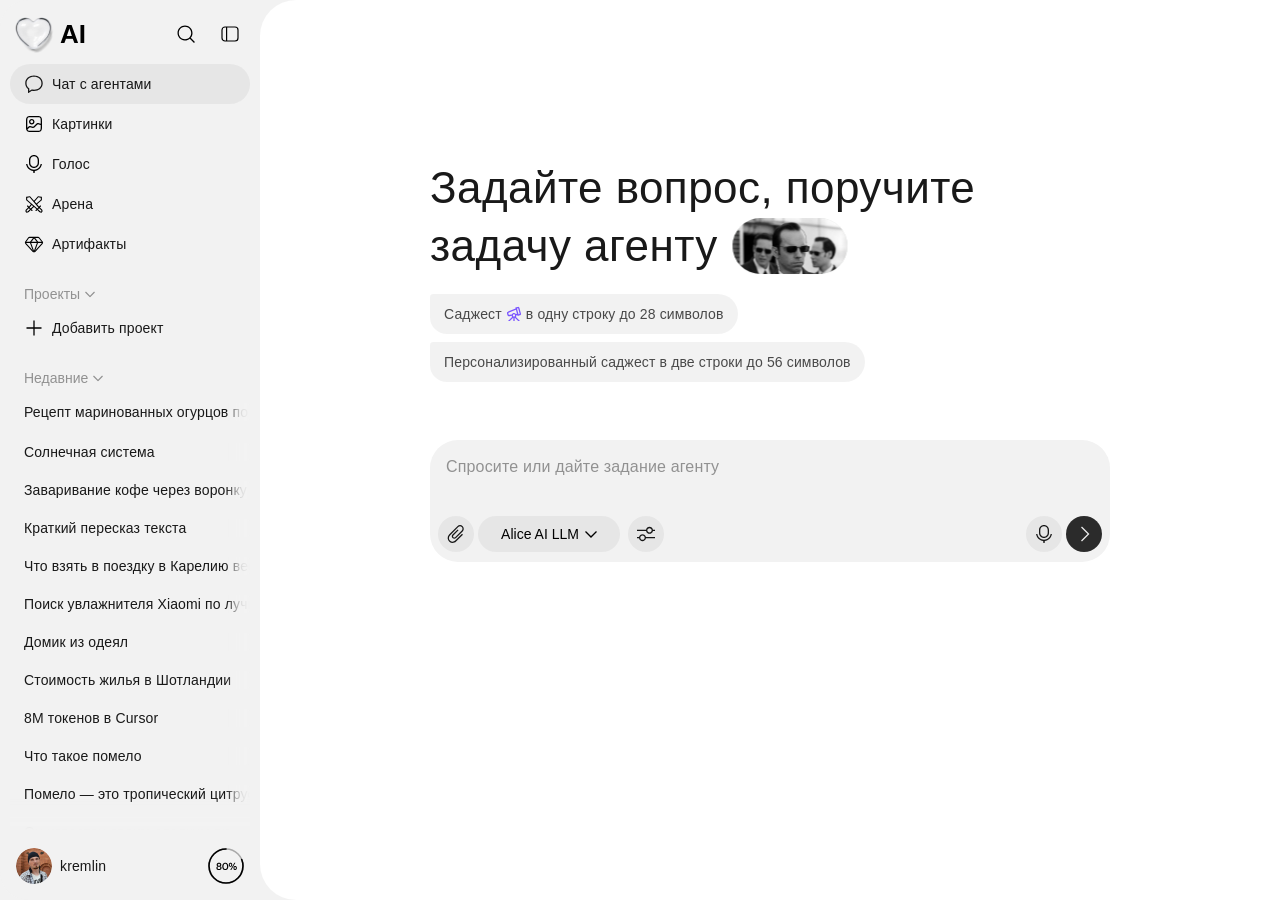
<file: index.html>
<!doctype html>
<html lang="ru">
<head>

  <meta charset="utf-8">
  <meta name="viewport" content="width=device-width, initial-scale=1">
  <meta name="color-scheme" content="light">
  <title>Чат · AI</title>
  <link rel="icon" href="[data-uri]">
  <link rel="stylesheet" href="styles.css?v=04d8493164">
  <link rel="stylesheet" href="shared-composer.css?v=c291fbc8c3">
  <link rel="stylesheet" href="hero-agents.css?v=e1243bc538">
  <script src="hero-agents.js?v=2fbd235462" defer></script>
  <script src="shared-composer.js?v=a75b2acd11" defer></script>
  <script src="app.js?v=c9046d98fa" defer></script>
</head>
<body>
  <div class="app">
    <aside class="sidebar" aria-label="Боковая панель">
      <header class="sidebar-header">
        <a class="brand" href="#" data-open-ai aria-label="Главная"><span class="brand-mark"><img src="assets/logo.png" alt=""></span><strong>AI</strong></a>
        <div class="header-tools"><a href="#" class="icon-button search-button" data-animated-icon aria-label="Поиск" data-tooltip="Поиск"><svg class="nav-icon nav-icon--search" width="20" height="20" viewBox="0 0 20 20" fill="none" aria-hidden="true" focusable="false"><g>
<path d="M8.99805 1.50098C13.1392 1.50098 16.4969 4.85794 16.4971 8.99902L16.4873 9.38477C16.4019 11.0697 15.7573 12.6058 14.7393 13.8174L18.915 18L17.9961 18.9189L13.8213 14.7373C12.5171 15.8345 10.8355 16.498 8.99805 16.498L8.6123 16.4883C4.65064 16.2874 1.50026 13.0105 1.5 8.99902C1.50013 4.85803 4.85705 1.50111 8.99805 1.50098ZM8.99805 2.80078C5.57502 2.80091 2.79994 5.576 2.7998 8.99902C2.80007 12.4219 5.5751 15.1971 8.99805 15.1973C12.4211 15.1973 15.196 12.422 15.1963 8.99902C15.1962 5.57591 12.4212 2.80078 8.99805 2.80078Z" fill="black"/>
</g><path class="search-glint" d="M4.8 8.8a4.2 4.2 0 0 1 4.2-4.2" stroke="black" stroke-width="1.1" stroke-linecap="round" pathLength="1"/></svg></a><button type="button" class="icon-button sidebar-toggle" data-animated-icon aria-label="Свернуть панель" aria-expanded="true" aria-controls="sidebar-lists" data-tooltip="Свернуть панель"><svg class="nav-icon nav-icon--panel" width="20" height="20" viewBox="0 0 20 20" fill="none" aria-hidden="true" focusable="false"><g>
<rect x="2" y="3" width="16" height="14" rx="3" stroke-width="1.2" stroke="black"/>
<line class="panel-divider" x1="6.6" y1="3" x2="6.6" y2="17" stroke-width="1.2" stroke="black"/>
</g></svg></button></div>
      </header>

      <nav class="navigation" aria-label="Разделы">
        <ul>
          <li class="menu-row nav-item" aria-current="page"><a class="row-link" data-animated-icon href="#" aria-label="Чат с агентами" data-open-ai data-tooltip="Чат с агентами" data-tooltip-collapsed data-tooltip-placement="right"><svg class="nav-icon nav-icon--chat" width="20" height="20" viewBox="0 0 20 20" fill="none" xmlns="http://www.w3.org/2000/svg" aria-hidden="true" focusable="false"><path fill-rule="evenodd" clip-rule="evenodd" d="M4.50002 19H4.00002V15.0846C2.29404 13.7394 1.22791 11.7382 1.22791 9.25032C1.22791 4.48127 5.14541 1.50061 9.97791 1.50061C14.8104 1.50061 18.7279 4.48127 18.7279 9.25032C18.7279 14.0194 14.8104 17 9.97791 17C9.27441 17 8.5903 16.9369 7.93485 16.8142L4.50002 19ZM5.30002 14.4542V16.95L7.66972 15.442L8.17397 15.5364C8.74812 15.6438 9.35209 15.7 9.97791 15.7C14.303 15.7 17.4279 13.1075 17.4279 9.25032C17.4279 5.39314 14.303 2.80061 9.97791 2.80061C5.65277 2.80061 2.52791 5.39314 2.52791 9.25032C2.52791 11.3325 3.4056 12.9604 4.80497 14.0638L5.30002 14.4542Z" fill="black" fill-opacity="0.9"/><g class="chat-typing" fill="black" fill-opacity=".9"><circle class="typing-dot typing-dot-1" cx="6.5" cy="9" r=".8"/><circle class="typing-dot typing-dot-2" cx="10" cy="9" r=".8"/><circle class="typing-dot typing-dot-3" cx="13.5" cy="9" r=".8"/></g></svg><span>Чат с агентами</span></a></li>
          <li class="menu-row nav-item"><a class="row-link" data-animated-icon href="#" aria-label="Картинки" data-tooltip="Картинки" data-tooltip-collapsed data-tooltip-placement="right"><svg class="nav-icon nav-icon--picture" width="20" height="20" viewBox="0 0 20 20" fill="none" xmlns="http://www.w3.org/2000/svg" aria-hidden="true" focusable="false"><path d="M12.0498 2C14.3412 2 15.4875 1.99987 16.3291 2.51562C16.7999 2.80417 17.1958 3.20011 17.4844 3.6709C18.0001 4.51254 18 5.65879 18 7.9502V12.0498C18 14.3412 18.0001 15.4875 17.4844 16.3291C17.1958 16.7999 16.7999 17.1958 16.3291 17.4844C15.4875 18.0001 14.3412 18 12.0498 18H7.9502C5.65879 18 4.51254 18.0001 3.6709 17.4844C3.20011 17.1958 2.80417 16.7999 2.51562 16.3291C1.99987 15.4875 2 14.3412 2 12.0498V7.9502C2 5.65879 1.99987 4.51254 2.51562 3.6709C2.80417 3.20011 3.20011 2.80417 3.6709 2.51562C4.51254 1.99987 5.65879 2 7.9502 2H12.0498ZM13.8623 10.3164C13.7751 10.3265 13.6893 10.3506 13.6094 10.3867C13.4939 10.439 13.3829 10.536 12.9385 10.9805L10.9141 13.0049C10.5709 13.3488 10.2856 13.6351 9.92578 13.7979C9.7236 13.8893 9.50849 13.949 9.28809 13.9746C8.89574 14.0202 8.50359 13.9211 8.03223 13.8027L6.74316 13.4805C6.13324 13.328 5.98825 13.3018 5.8623 13.3164C5.77513 13.3265 5.68933 13.3506 5.60938 13.3867C5.49392 13.439 5.38291 13.536 4.93848 13.9805L3.51074 15.4082C3.54593 15.5069 3.58409 15.5842 3.62402 15.6494C3.80543 15.9454 4.05456 16.1946 4.35059 16.376C4.53278 16.4876 4.80713 16.5862 5.38965 16.6416C5.99189 16.6989 6.77932 16.7002 7.9502 16.7002H12.0498C13.2207 16.7002 14.0081 16.6989 14.6104 16.6416C15.1929 16.5862 15.4672 16.4876 15.6494 16.376C15.9454 16.1946 16.1946 15.9454 16.376 15.6494C16.4876 15.4672 16.5862 15.1929 16.6416 14.6104C16.6989 14.0081 16.7002 13.2207 16.7002 12.0498V10.9697L14.7432 10.4805C14.1332 10.328 13.9883 10.3018 13.8623 10.3164ZM7.9502 3.2998C6.77932 3.2998 5.99189 3.30114 5.38965 3.3584C4.80713 3.41381 4.53278 3.51241 4.35059 3.62402C4.05456 3.80543 3.80543 4.05456 3.62402 4.35059C3.51241 4.53278 3.41381 4.80713 3.3584 5.38965C3.30114 5.99189 3.2998 6.77932 3.2998 7.9502V12.0498C3.2998 12.7432 3.30022 13.3021 3.3125 13.7676L4.08594 12.9951C4.42908 12.6512 4.71443 12.3649 5.07422 12.2021C5.2764 12.1107 5.49151 12.051 5.71191 12.0254C6.10426 11.9798 6.49641 12.0789 6.96777 12.1973L8.25684 12.5195C8.86675 12.672 9.01175 12.6982 9.1377 12.6836C9.22487 12.6735 9.31067 12.6494 9.39062 12.6133C9.50608 12.561 9.61708 12.464 10.0615 12.0195L12.0859 9.99512C12.4291 9.65119 12.7144 9.36488 13.0742 9.20215C13.2764 9.11072 13.4915 9.051 13.7119 9.02539C14.1043 8.97981 14.4964 9.07886 14.9678 9.19727L16.7002 9.62988V7.9502C16.7002 6.77932 16.6989 5.99189 16.6416 5.38965C16.5862 4.80713 16.4876 4.53278 16.376 4.35059C16.1946 4.05456 15.9454 3.80543 15.6494 3.62402C15.4672 3.51241 15.1929 3.41381 14.6104 3.3584C14.0081 3.30114 13.2207 3.2998 12.0498 3.2998H7.9502Z" fill="black"/><path d="M7.74902 5C9.26717 5.00005 10.498 6.23087 10.498 7.74902C10.498 9.26713 9.26713 10.498 7.74902 10.498C6.23087 10.498 5.00005 9.26717 5 7.74902C5 6.23083 6.23083 5 7.74902 5ZM7.74902 6.2998C6.9488 6.2998 6.2998 6.9488 6.2998 7.74902C6.29986 8.5492 6.94884 9.19824 7.74902 9.19824C8.54916 9.19819 9.19819 8.54916 9.19824 7.74902C9.19824 6.94884 8.5492 6.29986 7.74902 6.2998Z" fill="black" class="picture-sun"/></svg><span>Картинки</span></a></li>
          <li class="menu-row nav-item"><a class="row-link" data-animated-icon href="#" aria-label="Голос" data-tooltip="Голос" data-tooltip-collapsed data-tooltip-placement="right"><svg class="nav-icon nav-icon--voice" width="20" height="20" viewBox="0 0 20 20" fill="none" xmlns="http://www.w3.org/2000/svg" aria-hidden="true" focusable="false"><path d="M3.37402 10C3.85683 13.2259 6.63971 15.7 10 15.7002C13.3603 15.7 16.1432 13.2259 16.626 10H17.9346C17.4749 13.6849 14.5119 16.5903 10.7998 16.959L10.6523 19H9.34766L9.19922 16.959C5.48763 16.5898 2.52408 13.6845 2.06445 10H3.37402Z" fill="black"/><path d="M10 1C12.7614 1 15 3.23858 15 6V9C15 11.7614 12.7614 14 10 14C7.23858 14 5 11.7614 5 9V6C5 3.23858 7.23858 1 10 1ZM10 2.2998C7.95655 2.2998 6.2998 3.95655 6.2998 6V9C6.2998 11.0435 7.95655 12.7002 10 12.7002C12.0435 12.7002 13.7002 11.0435 13.7002 9V6C13.7002 3.95655 12.0435 2.2998 10 2.2998Z" fill="black" class="voice-capsule"/><g class="voice-waves" fill="none" stroke="black" stroke-width="1.1" stroke-linecap="round"><path d="M2.7 4.5Q1.2 6.4 2.7 8.3" pathLength="1"/><path d="M17.3 4.5Q18.8 6.4 17.3 8.3" pathLength="1"/></g></svg><span>Голос</span></a></li>
          <li class="menu-row nav-item"><a class="row-link" data-animated-icon href="#" aria-label="Арена" data-tooltip="Арена" data-tooltip-collapsed data-tooltip-placement="right"><svg class="nav-icon nav-icon--arena" aria-hidden="true" focusable="false" preserveAspectRatio="none" overflow="visible" style="display: block;" width="20" height="20" viewBox="0 0 20 20" fill="none" xmlns="http://www.w3.org/2000/svg">
<g>
<path d="M14.2373 2.2218L17.4189 2.67688L17.8916 2.74426V6.20032L17.7012 6.36536L13.1035 10.3341L14.8818 12.3927L15.1064 12.6163L16.1113 11.6114C16.3261 11.3968 16.6739 11.3967 16.8887 11.6114C17.1033 11.8262 17.1033 12.174 16.8887 12.3888L15.8838 13.3937L18.0479 15.5607L18.0781 15.5909L18.1035 15.6251L18.1045 15.6271L18.1064 15.629C18.1075 15.6304 18.109 15.632 18.1104 15.6339C18.1132 15.6379 18.1169 15.6435 18.1211 15.6495C18.1295 15.6617 18.1405 15.6784 18.1533 15.6984C18.1792 15.7386 18.2137 15.7945 18.251 15.8634C18.3247 15.9995 18.4163 16.196 18.4785 16.4288C18.6039 16.8981 18.6194 17.5848 18.0479 18.1564C17.4763 18.7276 16.7896 18.7113 16.3203 18.5861C16.0879 18.5239 15.8919 18.4321 15.7559 18.3585C15.687 18.3212 15.6301 18.2877 15.5898 18.2618C15.5698 18.2489 15.5532 18.237 15.541 18.2286C15.5352 18.2246 15.5303 18.2207 15.5264 18.2179C15.5244 18.2166 15.522 18.216 15.5205 18.215L15.5176 18.212L15.4824 18.1866L15.4522 18.1564L13.2871 15.9904L12.3887 16.8888C12.1739 17.1034 11.8261 17.1034 11.6113 16.8888C11.3966 16.6741 11.3967 16.3262 11.6113 16.1114L12.5098 15.213L12.2861 14.9894L10 13.0148L7.71387 14.9894L7.49024 15.213L8.38867 16.1114C8.60319 16.3262 8.60325 16.6741 8.38867 16.8888C8.17396 17.1035 7.82614 17.1033 7.61133 16.8888L6.71289 15.9904L4.54785 18.1564L4.51758 18.1866L4.48242 18.212L4.47949 18.215C4.47807 18.216 4.47559 18.2166 4.47363 18.2179C4.46973 18.2207 4.46482 18.2246 4.45899 18.2286C4.44679 18.237 4.4302 18.2489 4.41016 18.2618C4.36997 18.2877 4.31301 18.3212 4.24414 18.3585C4.10818 18.4321 3.91206 18.5239 3.67969 18.5861C3.21046 18.7114 2.52373 18.7275 1.95215 18.1564C1.38044 17.5848 1.39613 16.8982 1.52149 16.4288C1.58368 16.196 1.67531 15.9995 1.74902 15.8634C1.78634 15.7945 1.82082 15.7386 1.84668 15.6984C1.85955 15.6784 1.87052 15.6617 1.87891 15.6495C1.88307 15.6435 1.88681 15.6379 1.88965 15.6339C1.89099 15.6321 1.89255 15.6304 1.89356 15.629L1.89551 15.6271V15.6251L1.92188 15.5909L1.95215 15.5607L4.11621 13.3937L3.11133 12.3888C2.89654 12.174 2.89654 11.8262 3.11133 11.6114C3.32613 11.3968 3.67393 11.3967 3.88867 11.6114L4.89356 12.6163L5.11817 12.3927L6.89551 10.3341L2.29883 6.36536L2.1084 6.20032V2.74426L2.58106 2.67688L5.7627 2.2218L6.06055 2.17981L6.25684 2.40735L10 6.74133L13.7432 2.40735L13.9395 2.17981L14.2373 2.2218ZM2.7666 16.2999C2.75375 16.3202 2.73683 16.3508 2.7168 16.3878C2.67079 16.4728 2.61856 16.5873 2.58496 16.713C2.51875 16.961 2.53486 17.1833 2.72949 17.378C2.92442 17.5728 3.14743 17.5898 3.39551 17.5236C3.52118 17.49 3.63579 17.4377 3.7207 17.3917C3.75919 17.3709 3.78924 17.351 3.80957 17.338L5.93457 15.212L4.89453 14.172L2.7666 16.2999ZM14.0654 15.212L16.1904 17.338C16.2108 17.351 16.2408 17.3709 16.2793 17.3917C16.3642 17.4377 16.4788 17.49 16.6045 17.5236C16.8525 17.5898 17.0756 17.5728 17.2705 17.378C17.465 17.1833 17.4812 16.961 17.415 16.713C17.3815 16.5873 17.3292 16.4728 17.2832 16.3878C17.2632 16.3508 17.2463 16.3203 17.2334 16.2999L15.1055 14.172L14.0654 15.212ZM5.93848 13.1271L5.92578 13.1417L5.91113 13.1564L5.67188 13.3947L6.71192 14.4347L6.95215 14.1964L6.96582 14.1827L6.98145 14.1691L9.1582 12.2882L7.72852 11.0538L5.93848 13.1271ZM3.20899 3.69739V5.69641L13.0186 14.1691L13.0342 14.1827L13.0479 14.1964L13.2881 14.4347L14.3281 13.3947L14.0889 13.1564L14.0742 13.1417L14.0615 13.1271L5.62207 3.35364L3.20899 3.69739ZM10.7266 7.58215L12.3848 9.50207L16.791 5.69641V3.69739L14.3779 3.35364L10.7266 7.58215Z" fill="black"/>
</g>
<path class="arena-clash" d="M7.3 2.6l1.1 1.5M10 .9v2M12.7 2.6l-1.1 1.5" stroke="black" stroke-width="1.1" stroke-linecap="round" pathLength="1"/></svg><span>Арена</span></a></li>
          <li class="menu-row nav-item"><a class="row-link" data-animated-icon href="#" aria-label="Артифакты" data-open-artifacts data-tooltip="Артифакты" data-tooltip-collapsed data-tooltip-placement="right"><svg class="nav-icon nav-icon--gem" width="20" height="20" viewBox="0 0 20 20" fill="none" xmlns="http://www.w3.org/2000/svg" aria-hidden="true" focusable="false"><path d="M1.83441 9.64739L8.89859 17.2882C9.49241 17.9305 10.5076 17.9305 11.1014 17.2882L18.1277 9.68843C18.6297 9.1454 18.661 8.31748 18.2015 7.73805L15.2259 3.98624C14.9414 3.62748 14.5086 3.41833 14.0507 3.41833H5.62292C5.14193 3.41833 4.69011 3.649 4.40801 4.03857L1.7209 7.74934C1.30168 8.32826 1.34918 9.12255 1.83441 9.64739Z" stroke="black" stroke-width="1.1"/><g class="gem-facets"><path d="M18.6327 8.37756H1.36735" stroke="black" stroke-width="1.1"/><path d="M13.6735 8.37756L10.2948 17.5" stroke="black" stroke-width="1.1"/><path d="M6.32653 8.37756L9.73425 17.5784" stroke="black" stroke-width="1.1"/><path d="M10 3.41833L13.8571 8.37752" stroke="black" stroke-width="1.1"/><path d="M10.1837 3.41833L6.32653 8.37752" stroke="black" stroke-width="1.1"/></g><path class="gem-glint" d="M17.1 .7V4.5M15.2 2.6H19" fill="none" stroke="black" stroke-width="1.1" stroke-linecap="round" pathLength="1"/></svg><span>Артифакты</span></a></li>
        </ul>
      </nav>
      <nav class="compact-lists" aria-label="Списки" inert aria-hidden="true">
        <button class="icon-button compact-projects" data-animated-icon type="button" aria-label="Проекты" data-tooltip="Проекты" data-tooltip-placement="right" hidden><svg class="nav-icon nav-icon--projects" width="20" height="20" viewBox="0 0 20 20" fill="none" aria-hidden="true" focusable="false"><rect class="project-sheet" x="6" y="4.5" width="7.5" height="9" rx="1" stroke="black" stroke-width="1.1"/><g>
<path class="folder-body" d="M10 3.8418H15.5C17.433 3.8418 19 5.4088 19 7.3418V14.1523L18.9951 14.332C18.9045 16.1219 17.4696 17.5569 15.6797 17.6475L15.5 17.6523H4.5L4.32031 17.6475C2.53043 17.5569 1.09554 16.1219 1.00488 14.332L1 14.1523V5.5C1 3.567 2.567 2 4.5 2H8.2002L10 3.8418ZM4.5 3.2998C3.28498 3.2998 2.29981 4.28497 2.2998 5.5V14.1523C2.29995 15.3672 3.28506 16.3525 4.5 16.3525H15.5C16.7149 16.3525 17.7001 15.3672 17.7002 14.1523V7.3418C17.7002 6.12677 16.715 5.1416 15.5 5.1416H9.45312L7.65234 3.2998H4.5Z" fill="black"/>
</g></svg></button>
        <button class="icon-button compact-chats" data-animated-icon type="button" aria-label="Чаты" data-tooltip="Чаты" data-tooltip-placement="right"><svg class="nav-icon nav-icon--chats" width="20" height="20" viewBox="0 0 20 20" fill="none" aria-hidden="true" focusable="false"><g>
<path d="M8.72658 1.5C12.5292 1.5 15.6481 3.77199 15.932 7.45215C17.4834 8.35142 18.4993 9.91698 18.4993 11.9528C18.4993 13.3444 18.0236 14.5155 17.2274 15.4049V18.4902H17.2176V18.5H16.1056L16.1066 18.499L14.0134 17.1666C13.544 17.2614 13.0527 17.3119 12.5463 17.3119C10.1635 17.3119 8.10625 16.2285 7.15517 14.3749C7.08384 14.3623 7.01306 14.3482 6.94253 14.3339L4.40253 15.9512L4.39668 15.9551V15.9531H3.20862V15.9434H3.19886V12.3625C2.13932 11.2644 1.50075 9.78286 1.50065 8.00522C1.50065 4.00153 4.7371 1.50017 8.72658 1.5ZM15.8832 8.99334C15.399 12.3925 12.4187 14.4798 8.80266 14.5085C9.62065 15.4548 10.937 16.0185 12.5463 16.0185C12.971 16.0185 13.3782 15.9772 13.7617 15.8995L14.265 15.7971L14.2748 15.7951L14.2728 15.798L15.934 16.8544V14.9065L15.9437 14.9153L15.9369 14.9084L16.2617 14.5456C16.8421 13.8985 17.2059 13.0351 17.2059 11.9528C17.2059 10.7343 16.7197 9.70943 15.8832 8.99334ZM8.72658 2.79344C6.99467 2.79352 5.51111 3.31791 4.46106 4.23124C3.4112 5.14453 2.79406 6.44762 2.79406 8.00522C2.79416 9.45498 3.30728 10.614 4.13137 11.4671L4.48935 11.8377L4.49617 11.8446H4.49227V14.3602L6.68502 12.9653L6.6938 12.9605L6.69282 12.9644L7.19614 13.0668C7.68043 13.165 8.19315 13.216 8.72658 13.216C10.4586 13.216 11.942 12.6916 12.9921 11.7782C14.042 10.865 14.66 9.56278 14.6601 8.00522C14.6601 6.44749 14.0421 5.14454 12.9921 4.23124C11.942 3.31795 10.4585 2.79344 8.72658 2.79344Z" fill="black"/>
</g><g fill="black"><circle class="typing-dot typing-dot-1" cx="6" cy="8" r=".65"/><circle class="typing-dot typing-dot-2" cx="8.7" cy="8" r=".65"/><circle class="typing-dot typing-dot-3" cx="11.4" cy="8" r=".65"/></g></svg></button>
      </nav>

      <div class="sidebar-lists" id="sidebar-lists">
        <section class="projects" data-collapsible aria-labelledby="projects-heading">
          <div class="section-head"><h2 id="projects-heading"><a class="section-toggle" href="#" role="button" aria-expanded="true" aria-controls="projects-list">Проекты<img src="[data-uri]" alt=""></a></h2><div class="section-actions"><a href="#" class="icon-button row-action" aria-label="Выбрать проекты" data-tooltip="Выбрать"><img src="[data-uri]" alt=""></a><a href="#" class="icon-button row-action" aria-label="Добавить проект" data-tooltip="Добавить" role="button" data-add-project="header" hidden><img src="[data-uri]" alt=""></a></div></div>
          <ul id="projects-list">
            <li class="menu-row nav-item" data-empty-project>
              <a class="row-link" href="#" role="button" data-add-project="empty">
                <span class="project-add-icon"><img src="assets/add-project.svg" alt=""></span>
                <span>Добавить проект</span>
              </a>
            </li>
            <li id="metrics-project" hidden class="menu-row item-row folder-row"><a class="row-link" data-animated-icon href="#" role="button" data-project-toggle aria-expanded="true" aria-controls="metrics-chat"><svg class="nav-icon nav-icon--folder" aria-hidden="true" focusable="false" data-folder-open width="20" height="20" viewBox="0 0 20 20" fill="none" xmlns="http://www.w3.org/2000/svg">
<path class="folder-body folder-body--open" d="M9 3.8418H14.5C16.433 3.8418 18 5.4088 18 7.3418V8.00586C19.1827 8.56751 20 9.77361 20 11.1699C20 11.9999 19.5 13.5 19 14.5C18.5 15.5 17.5292 17.5715 15.6797 17.665L15.5 17.6699H4.5L4.32031 17.665C2.61351 17.5787 1.22979 16.27 1.02637 14.5967L1.02539 14.5996C1.01743 14.5439 0 7.42543 0 5.5C0 3.567 1.567 2 3.5 2H7.2002L9 3.8418ZM5.5 8.96973C4.28501 8.96973 3.55002 10.4999 3.2998 11.1699C3.05001 11.8399 2.29985 13.4999 2.2998 14.1699C2.2998 15.3399 3.28497 16.3701 4.5 16.3701H15.5C16.7149 16.3701 17.7221 14.1702 18.0996 13.5C18.3996 12.83 18.7002 12.143 18.7002 11.1699C18.7002 9.95492 17.715 8.96973 16.5 8.96973H5.5ZM3.5 3.2998C2.28498 3.2998 1.29981 4.28497 1.2998 5.5C1.2998 6.34594 1.64243 9.64917 1.84863 11.5781C1.89709 11.4489 1.94846 11.3134 2 11.1699C2.6 9.49995 3.56702 7.66992 5.5 7.66992H16.5C16.5672 7.66992 16.6339 7.67204 16.7002 7.67578V7.3418C16.7002 6.12677 15.715 5.1416 14.5 5.1416H8.45312L6.65234 3.2998H3.5Z" fill="black"/>
</svg><svg class="nav-icon nav-icon--folder" aria-hidden="true" focusable="false" data-folder-closed hidden width="20" height="20" viewBox="0 0 20 20" fill="none" xmlns="http://www.w3.org/2000/svg">
<path class="folder-body" d="M10 3.8418H15.5C17.433 3.8418 19 5.4088 19 7.3418V14.1523L18.9951 14.332C18.9045 16.1219 17.4696 17.5569 15.6797 17.6475L15.5 17.6523H4.5L4.32031 17.6475C2.53043 17.5569 1.09554 16.1219 1.00488 14.332L1 14.1523V5.5C1 3.567 2.567 2 4.5 2H8.2002L10 3.8418ZM4.5 3.2998C3.28498 3.2998 2.29981 4.28497 2.2998 5.5V14.1523C2.29995 15.3672 3.28506 16.3525 4.5 16.3525H15.5C16.7149 16.3525 17.7001 15.3672 17.7002 14.1523V7.3418C17.7002 6.12677 16.715 5.1416 15.5 5.1416H9.45312L7.65234 3.2998H4.5Z" fill="black"/>
</svg><span class="row-label">Метрика</span></a><a href="#" class="icon-button row-action" aria-label="Действия · Метрика"><img src="[data-uri]" alt=""></a></li>
            <li id="metrics-chat" class="menu-row item-row nested" hidden><a class="row-link" href="#"><span class="row-label">Анализ эксперимента редизайна</span></a><a href="#" class="icon-button row-action" aria-label="Действия · Анализ эксперимента редизайна"><img src="[data-uri]" alt=""></a></li>
            <li id="architecture-project" hidden class="menu-row item-row folder-row"><a class="row-link" data-animated-icon href="#"><svg class="nav-icon nav-icon--folder" aria-hidden="true" focusable="false" width="20" height="20" viewBox="0 0 20 20" fill="none" xmlns="http://www.w3.org/2000/svg">
<path class="folder-body" d="M10 3.8418H15.5C17.433 3.8418 19 5.4088 19 7.3418V14.1523L18.9951 14.332C18.9045 16.1219 17.4696 17.5569 15.6797 17.6475L15.5 17.6523H4.5L4.32031 17.6475C2.53043 17.5569 1.09554 16.1219 1.00488 14.332L1 14.1523V5.5C1 3.567 2.567 2 4.5 2H8.2002L10 3.8418ZM4.5 3.2998C3.28498 3.2998 2.29981 4.28497 2.2998 5.5V14.1523C2.29995 15.3672 3.28506 16.3525 4.5 16.3525H15.5C16.7149 16.3525 17.7001 15.3672 17.7002 14.1523V7.3418C17.7002 6.12677 16.715 5.1416 15.5 5.1416H9.45312L7.65234 3.2998H4.5Z" fill="black"/>
</svg><span class="row-label">Архитектура</span></a><a href="#" class="icon-button row-action" aria-label="Действия · Архитектура"><img src="[data-uri]" alt=""></a></li>
          </ul>
        </section>

        <section class="recent" data-collapsible aria-labelledby="recent-heading">
          <div class="section-head"><h2 id="recent-heading"><a class="section-toggle" href="#" role="button" aria-expanded="true" aria-controls="recent-content">Недавние<img src="[data-uri]" alt=""></a></h2><a href="#" class="icon-button row-action" aria-label="Управление списком" data-tooltip="Выбрать"><img src="[data-uri]" alt=""></a></div>
          <div class="recent-window" id="recent-content">
            <ul class="recent-list" tabindex="0" aria-label="Недавние чаты">
              <li class="menu-row item-row "><a class="row-link" href="#"><span class="row-label">Рецепт маринованных огурцов по бабушкиному рецепту</span></a><a href="#" class="icon-button row-action" aria-label="Действия · Рецепт маринованных огурцов по бабушкиному рецепту"><img src="[data-uri]" alt=""></a></li>
              <li class="menu-row item-row "><a class="row-link" href="#"><span class="row-label">Солнечная система</span></a><a href="#" class="icon-button row-action" aria-label="Действия · Солнечная система"><img src="[data-uri]" alt=""></a></li>
              <li class="menu-row item-row "><a class="row-link" href="#"><span class="row-label">Заваривание кофе через воронку</span></a><a href="#" class="icon-button row-action" aria-label="Действия · Заваривание кофе через воронку"><img src="[data-uri]" alt=""></a></li>
              <li class="menu-row item-row "><a class="row-link" href="#"><span class="row-label">Краткий пересказ текста</span></a><a href="#" class="icon-button row-action" aria-label="Действия · Краткий пересказ текста"><img src="[data-uri]" alt=""></a></li>
              <li class="menu-row item-row "><a class="row-link" href="#"><span class="row-label">Что взять в поездку в Карелию весной</span></a><a href="#" class="icon-button row-action" aria-label="Действия · Что взять в поездку в Карелию весной"><img src="[data-uri]" alt=""></a></li>
              <li class="menu-row item-row "><a class="row-link" href="#"><span class="row-label">Поиск увлажнителя Xiaomi по лучшей цене в интернете</span></a><a href="#" class="icon-button row-action" aria-label="Действия · Поиск увлажнителя Xiaomi по лучшей цене в интернете"><img src="[data-uri]" alt=""></a></li>
              <li class="menu-row item-row "><a class="row-link" href="#"><span class="row-label">Домик из одеял</span></a><a href="#" class="icon-button row-action" aria-label="Действия · Домик из одеял"><img src="[data-uri]" alt=""></a></li>
              <li class="menu-row item-row "><a class="row-link" href="#"><span class="row-label">Стоимость жилья в Шотландии</span></a><a href="#" class="icon-button row-action" aria-label="Действия · Стоимость жилья в Шотландии"><img src="[data-uri]" alt=""></a></li>
              <li class="menu-row item-row "><a class="row-link" href="#"><span class="row-label">8M токенов в Cursor</span></a><a href="#" class="icon-button row-action" aria-label="Действия · 8M токенов в Cursor"><img src="[data-uri]" alt=""></a></li>
              <li class="menu-row item-row "><a class="row-link" href="#"><span class="row-label">Что такое помело</span></a><a href="#" class="icon-button row-action" aria-label="Действия · Что такое помело"><img src="[data-uri]" alt=""></a></li>
              <li class="menu-row item-row "><a class="row-link" href="#"><span class="row-label">Помело — это тропический цитрусовый фрукт.</span></a><a href="#" class="icon-button row-action" aria-label="Действия · Помело — это тропический цитрусовый фрукт."><img src="[data-uri]" alt=""></a></li>
              <li class="menu-row item-row "><a class="row-link" href="#"><span class="row-label">Он известен своим сладким вкусом и крупными размерами.</span></a><a href="#" class="icon-button row-action" aria-label="Действия · Он известен своим сладким вкусом и крупными размерами."><img src="[data-uri]" alt=""></a></li>
              <li class="menu-row item-row "><a class="row-link" href="#"><span class="row-label">Он известен своим сладким вкусом и крупными размерами.</span></a><a href="#" class="icon-button row-action" aria-label="Действия · Он известен своим сладким вкусом и крупными размерами."><img src="[data-uri]" alt=""></a></li>
              <li class="menu-row item-row "><a class="row-link" href="#"><span class="row-label">План выходных за городом</span></a><a href="#" class="icon-button row-action" aria-label="Действия · План выходных за городом"><img src="[data-uri]" alt=""></a></li>
              <li class="menu-row item-row "><a class="row-link" href="#"><span class="row-label">Как ухаживать за монстерой</span></a><a href="#" class="icon-button row-action" aria-label="Действия · Как ухаживать за монстерой"><img src="[data-uri]" alt=""></a></li>
              <li class="menu-row item-row "><a class="row-link" href="#"><span class="row-label">Подборка книг на осень</span></a><a href="#" class="icon-button row-action" aria-label="Действия · Подборка книг на осень"><img src="[data-uri]" alt=""></a></li>
              <li class="menu-row item-row "><a class="row-link" href="#"><span class="row-label">Маршрут прогулки по Петербургу</span></a><a href="#" class="icon-button row-action" aria-label="Действия · Маршрут прогулки по Петербургу"><img src="[data-uri]" alt=""></a></li>
              <li class="menu-row item-row "><a class="row-link" href="#"><span class="row-label">Идеи для домашней пиццы</span></a><a href="#" class="icon-button row-action" aria-label="Действия · Идеи для домашней пиццы"><img src="[data-uri]" alt=""></a></li>
              <li class="menu-row item-row "><a class="row-link" href="#"><span class="row-label">Чем заняться в дождливый день</span></a><a href="#" class="icon-button row-action" aria-label="Действия · Чем заняться в дождливый день"><img src="[data-uri]" alt=""></a></li>
              <li class="menu-row item-row "><a class="row-link" href="#"><span class="row-label">Список вещей для похода</span></a><a href="#" class="icon-button row-action" aria-label="Действия · Список вещей для похода"><img src="[data-uri]" alt=""></a></li>
              <li class="menu-row item-row "><a class="row-link" href="#"><span class="row-label">Как выбрать велосипед</span></a><a href="#" class="icon-button row-action" aria-label="Действия · Как выбрать велосипед"><img src="[data-uri]" alt=""></a></li>
              <li class="menu-row item-row "><a class="row-link" href="#"><span class="row-label">Плейлист для работы</span></a><a href="#" class="icon-button row-action" aria-label="Действия · Плейлист для работы"><img src="[data-uri]" alt=""></a></li>
              <li class="menu-row item-row "><a class="row-link" href="#"><span class="row-label">Утренняя зарядка за 10 минут</span></a><a href="#" class="icon-button row-action" aria-label="Действия · Утренняя зарядка за 10 минут"><img src="[data-uri]" alt=""></a></li>
              <li class="menu-row item-row "><a class="row-link" href="#"><span class="row-label">Настройка домашнего рабочего места</span></a><a href="#" class="icon-button row-action" aria-label="Действия · Настройка домашнего рабочего места"><img src="[data-uri]" alt=""></a></li>
              <li class="menu-row item-row "><a class="row-link" href="#"><span class="row-label">Фильмы на вечер пятницы</span></a><a href="#" class="icon-button row-action" aria-label="Действия · Фильмы на вечер пятницы"><img src="[data-uri]" alt=""></a></li>
              <li class="menu-row item-row "><a class="row-link" href="#"><span class="row-label">Подарок другу на день рождения</span></a><a href="#" class="icon-button row-action" aria-label="Действия · Подарок другу на день рождения"><img src="[data-uri]" alt=""></a></li>
              <li class="menu-row item-row "><a class="row-link" href="#"><span class="row-label">Почему листья меняют цвет</span></a><a href="#" class="icon-button row-action" aria-label="Действия · Почему листья меняют цвет"><img src="[data-uri]" alt=""></a></li>
              <li class="menu-row item-row "><a class="row-link" href="#"><span class="row-label">Простой рецепт тыквенного супа</span></a><a href="#" class="icon-button row-action" aria-label="Действия · Простой рецепт тыквенного супа"><img src="[data-uri]" alt=""></a></li>
              <li class="menu-row item-row "><a class="row-link" href="#"><span class="row-label">Как научиться рисовать</span></a><a href="#" class="icon-button row-action" aria-label="Действия · Как научиться рисовать"><img src="[data-uri]" alt=""></a></li>
              <li class="menu-row item-row "><a class="row-link" href="#"><span class="row-label">Поездка на Байкал зимой</span></a><a href="#" class="icon-button row-action" aria-label="Действия · Поездка на Байкал зимой"><img src="[data-uri]" alt=""></a></li>
              <li class="menu-row item-row "><a class="row-link" href="#"><span class="row-label">Что посмотреть в Казани</span></a><a href="#" class="icon-button row-action" aria-label="Действия · Что посмотреть в Казани"><img src="[data-uri]" alt=""></a></li>
              <li class="menu-row item-row "><a class="row-link" href="#"><span class="row-label">Уход за комнатными растениями</span></a><a href="#" class="icon-button row-action" aria-label="Действия · Уход за комнатными растениями"><img src="[data-uri]" alt=""></a></li>
              <li class="menu-row item-row "><a class="row-link" href="#"><span class="row-label">Прогулка по звёздному небу</span></a><a href="#" class="icon-button row-action" aria-label="Действия · Прогулка по звёздному небу"><img src="[data-uri]" alt=""></a></li>
              <li class="menu-row item-row "><a class="row-link" href="#"><span class="row-label">Рецепт домашних сырников</span></a><a href="#" class="icon-button row-action" aria-label="Действия · Рецепт домашних сырников"><img src="[data-uri]" alt=""></a></li>
              <li class="menu-row item-row "><a class="row-link" href="#"><span class="row-label">Солнечная система</span></a><a href="#" class="icon-button row-action" aria-label="Действия · Солнечная система"><img src="[data-uri]" alt=""></a></li>
              <li class="menu-row item-row "><a class="row-link" href="#"><span class="row-label">Домик из одеял</span></a><a href="#" class="icon-button row-action" aria-label="Действия · Домик из одеял"><img src="[data-uri]" alt=""></a></li>
              <li class="menu-row item-row "><a class="row-link" href="#"><span class="row-label">Заваривание кофе через воронку</span></a><a href="#" class="icon-button row-action" aria-label="Действия · Заваривание кофе через воронку"><img src="[data-uri]" alt=""></a></li>
            </ul>
          </div>
        </section>

      </div>



      <footer class="account">
        <button class="profile" type="button" aria-label="Меню профиля">
          <img class="avatar" src="[data-uri]" alt="" width="36" height="36">
          <span class="username">kremlin</span>
          <span class="profile-arrow" aria-hidden="true"><img src="[data-uri]" alt=""></span>
        </button>
        <a class="usage" href="#" aria-label="Лимиты" data-tooltip="Лимиты" data-tooltip-placement="right"><img src="[data-uri]" alt=""><span class="visually-hidden">Лимит 80%</span></a>
      </footer>
    </aside>

    <main class="workspace">
      <header class="artifact-topbar" aria-hidden="true" inert>
        <button class="artifact-back icon-button" type="button" aria-label="Новый проект"><img src="artifacts/assets/495c5.svg" alt=""></button>
        <button class="artifact-brand" type="button">Artifacts AI</button>
        <button class="artifact-settings icon-button" type="button" aria-label="Настройки артефактов"><img src="artifacts/assets/11d1b.svg" alt=""></button>
      </header>
      <section class="conversation" aria-label="Чат">
        <div class="chat-intro">
        <div class="agents-hero">
          <h1 id="chat-greeting" aria-label="Задайте вопрос, поручите задачу агенту">
            <span class="headline-line"><span class="hero-copy">Задайте вопрос, поручите</span></span>
            <span class="headline-line"><span class="hero-copy">задачу агенту</span>
              <span class="agents-slot">
                <button class="agents-trigger" type="button" aria-label="Познакомиться с агентами" aria-expanded="false" aria-controls="agents-dialogues">
                  <span class="agents-surface"><span class="agents-tilt"><span class="agents-frame">
                    <img class="agents-media agents-bw" src="assets/agents/matrix-bw.png" alt="Три агента в тёмных костюмах и очках" width="1571" height="884">
                    <video class="agents-media agents-idle" muted playsinline preload="metadata" aria-hidden="true"></video>
                    <img class="agents-media agents-color" src="assets/agents/matrix-color.png" alt="" width="1024" height="577">
                    <video class="agents-media agents-engage" src="assets/agents/engage-v1.mp4" poster="assets/agents/matrix-color.png" muted playsinline preload="auto" aria-hidden="true"></video>
                  </span></span></span>
                </button>
                <span class="agents-dialogues" id="agents-dialogues" aria-hidden="true">
                  <span class="agent-bubble">Пиши, что сделать, мы готовы!</span>
                  <span class="agent-bubble">Или скажи, где мистер Андерсон...</span>
                </span>
              </span>
            </span>
          </h1>
        <div class="suggestions">
          <a class="suggestion" href="#">Саджест <img src="[data-uri]" alt=""> в одну строку до 28 символов</a>
          <a class="suggestion" href="#">Персонализированный саджест в две строки до 56 символов</a>
        </div>
        </div>

        </div>
        <div class="shared-composer" id="shared-composer">
          <div class="artifact-heading" aria-hidden="true" inert>
            <h2>Опишите свою идею</h2>
            <p>Соберу по ней веб-приложение</p>
          </div>
          <div class="artifact-controls" aria-hidden="true" inert>
            <div class="artifact-providers" role="group" aria-label="Инструмент создания">
              <button type="button" data-shared-provider="OpenCode" aria-pressed="true">OpenCode</button>
              <button type="button" data-shared-provider="Codex" aria-pressed="false">Codex</button>
              <button type="button" data-shared-provider="Другое" aria-pressed="false">Другое</button>
            </div>
            <div class="model-picker" id="shared-model-picker">
              <button class="model" type="button" id="shared-model-toggle" aria-label="Выбрать модель" aria-expanded="false" aria-controls="shared-model-menu">
                <span class="artifact-model-label">Модель: <span id="shared-model-name">GLM 5.2</span></span><img src="[data-uri]" alt="">
              </button>
              <div class="shared-model-menu" id="shared-model-menu" hidden>
                <button type="button" data-shared-model="GLM 5.2">GLM 5.2</button>
                <button type="button" data-shared-model="GPT-5">GPT-5</button>
                <button type="button" data-shared-model="Claude Sonnet">Claude Sonnet</button>
              </div>
            </div>
          </div>
          <form class="composer" id="shared-composer-form" aria-label="Поле сообщения">
            <div class="shared-attachments" id="shared-attachments" hidden></div>
            <textarea class="prompt" id="shared-prompt" aria-label="Сообщение" placeholder="Спросите или дайте задание агенту" rows="1" maxlength="4000"></textarea>
            <div class="model-picker chat-model-picker" id="shared-chat-model-picker">
              <button class="model" type="button" id="shared-chat-model-toggle" aria-label="Выбрать модель" aria-expanded="false" aria-controls="shared-chat-model-menu">
                <span>Alice AI LLM</span><img src="assets/model-chevron.svg" width="12" height="12" alt="">
              </button>
              <div class="shared-model-menu" id="shared-chat-model-menu" hidden>
                <button type="button" data-shared-model="Alice AI LLM">Alice AI LLM</button>
              </div>
            </div>
            <div class="composer-toolbar">
              <div class="composer-tools">
                <button type="button" class="icon-button" aria-label="Прикрепить файл" id="shared-attach"><img src="[data-uri]" alt=""></button>
                <span class="inline-model-space" aria-hidden="true"></span>
                <button type="button" class="icon-button" aria-label="Настройки" id="shared-inline-settings"><img src="[data-uri]" alt=""></button>
              </div>
              <div class="composer-tools">
                <button type="button" class="icon-button" aria-label="Микрофон" id="shared-microphone"><img src="[data-uri]" alt=""></button>
                <button type="submit" class="icon-button send" aria-label="Отправить" id="shared-send"><img src="[data-uri]" alt=""></button>
              </div>
            </div>
            <input id="shared-file-input" type="file" accept="image/*,.pdf,.txt,.md" multiple hidden>
          </form>
        </div>
      </section>

      <div class="destinations" hidden>
        <a href="#">Арена</a>
        <a href="#" data-open-artifacts>Артифакты</a>
      </div>
    </main>
    <section class="artifacts-portal" id="artifacts-portal" aria-label="Артефакты" aria-hidden="true" inert><iframe src="artifacts/index.html?v=aa6a28dccd" title="Artifacts AI — создание приложений" tabindex="-1"></iframe></section>
  </div>
  <div class="tooltip" id="tooltip" role="tooltip" hidden></div>
</body>
</html>
</file>
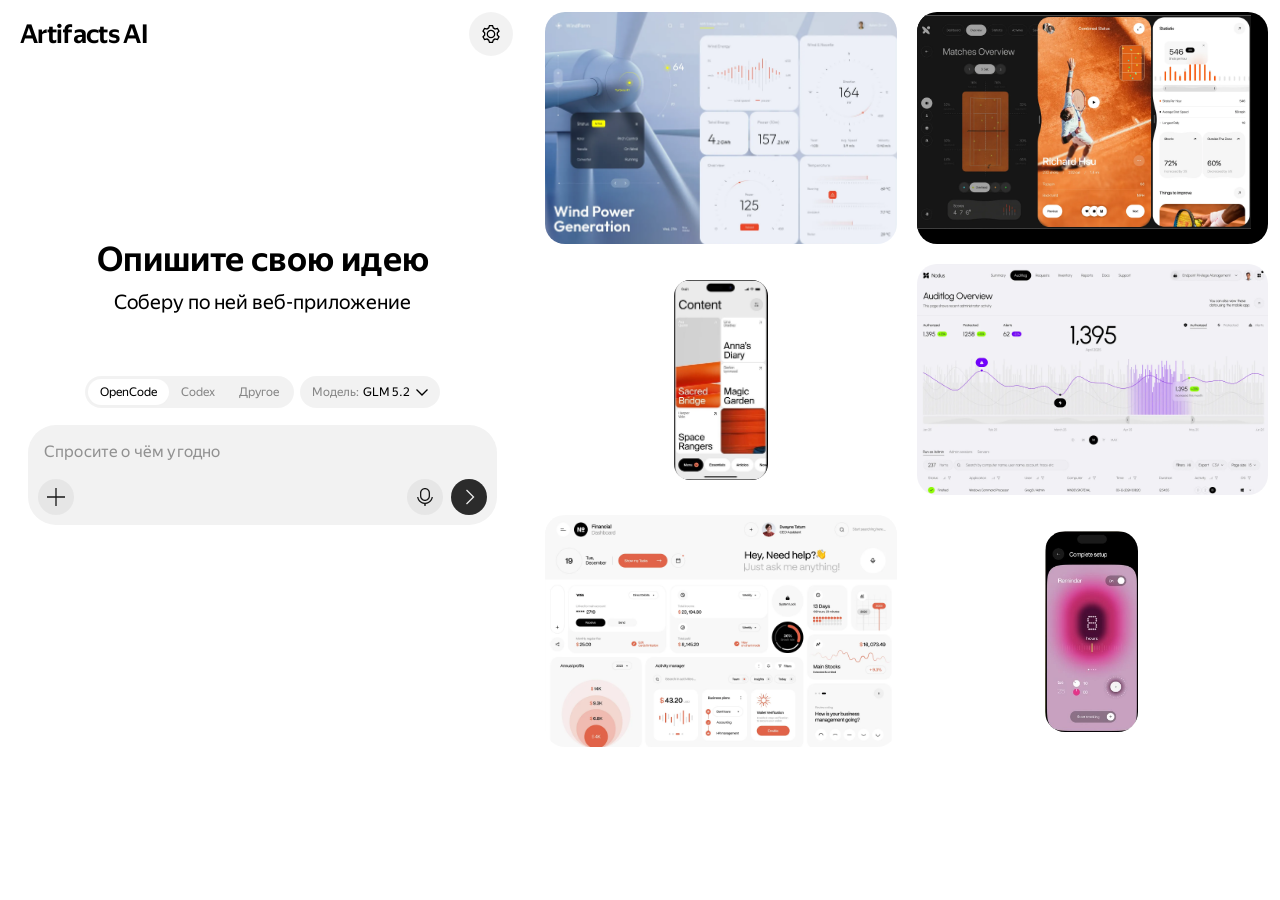
<file: artifacts/index.html>
<!doctype html>
<html lang="ru">
<head>

  <meta charset="utf-8">
  <meta name="viewport" content="width=device-width,initial-scale=1">
  <meta name="theme-color" content="#f2f2f2">
  <meta name="description" content="Опишите свою идею. Чат для создания веб-приложений — интерактивный прототип Artifacts AI.">
  <title>Artifacts AI — создавайте приложения</title>
  <link rel="preload" href="assets/ys-text-regular.woff2" as="font" type="font/woff2" crossorigin>
  <link rel="preload" href="assets/ys-text-bold.woff2" as="font" type="font/woff2" crossorigin>
  <link rel="stylesheet" href="styles.css">
  <link rel="stylesheet" href="workspace.css">
  <link rel="stylesheet" href="workspace-v2.css">
  <link rel="stylesheet" href="precise-edits.css">

  <script defer src="vendor/lottie_light.min.js"></script>
  <script defer src="workspace-v2.js"></script>
  <script defer src="precise-edits.js"></script>
  <script defer src="generation.js"></script>
  <script defer src="app.js"></script>
  <link rel="stylesheet" href="home-v2.css">
  <link rel="stylesheet" href="generation.css">
  <link rel="stylesheet" href="active-chats.css">
  <script defer src="active-chats.js"></script>
  <link rel="stylesheet" href="version-switcher.css">
  <script defer src="version-switcher.js"></script>
<link rel="stylesheet" href="integration.css?v=01dde22f9f">
<script defer src="integration.js?v=27b03bbe27"></script>
</head>
<body class="home-screen workspace-v2 interface-v2 ai-integrated ai-entrance-pending" data-flow-state="idle">
  <div class="app workspace-layout" data-node-id="108:16370">
    <main class="home-panel" id="main">
      <header class="home-header">
        <a class="flow-project workspace-home" href="./" aria-label="Новый проект"><img src="assets/495c5.svg" alt=""><span>Новый проект</span></a>
        <button class="brand" id="home" type="button">Artifacts AI</button>
        <button class="home-settings" id="settings" type="button" aria-label="Настройки"><img src="assets/11d1b.svg" alt=""></button>
      </header>
      <section class="hero" aria-labelledby="headline">
        <header class="hero-heading">
          <h1 id="headline">Опишите свою идею</h1>
          <p>Соберу по ней веб-приложение</p>

        </header>
        <div class="composer-area">
          <div class="composer-options">
            <div class="segments" role="group" aria-label="Инструмент создания">
              <span class="segment-indicator" aria-hidden="true"></span>
              <button aria-pressed="true" data-provider="OpenCode">OpenCode</button>
              <button aria-pressed="false" data-provider="Codex">Codex</button>
              <button aria-pressed="false" data-provider="Другое">Другое</button>
            </div>
            <div class="model-picker">
              <button class="model-toggle" id="model-toggle" aria-expanded="false" aria-controls="model-menu"><span>Модель:</span> <span id="model-name">GLM 5.2</span><img src="assets/67140.svg" alt=""></button>
              <div class="model-menu" id="model-menu" hidden>
                <button data-model="GLM 5.2" aria-pressed="true">GLM 5.2<span>✓</span></button>
                <button data-model="GPT-5" aria-pressed="false">GPT-5<span></span></button>
                <button data-model="Claude Sonnet" aria-pressed="false">Claude Sonnet<span></span></button>
              </div>
            </div>
          </div>

        </div>
      </section>
      <div class="flow-transcript" aria-label="Чат с агентом" hidden>
        <div class="workspace-user-row flow-entry"><p class="workspace-user-bubble" id="flow-user-message"></p></div>
        <div class="workspace-answer">
          <p id="flow-summary" class="flow-entry" hidden></p>
          <div class="flow-progress flow-entry" hidden><div id="flow-preloader" class="flow-preloader" aria-hidden="true"></div><span id="flow-progress-text"></span></div>
          <div class="flow-result flow-entry" hidden><h2>Готово</h2><p>Добавила выбор языков, поле перевода и блок «Переводчик AI». Прототип готов — можно смотреть и обсуждать правки.</p></div>
        </div>
      </div>
      <div class="flow-composer-dock">
          <form class="composer" id="composer">
            <div class="attachments" id="attachments" hidden></div>
            <textarea id="prompt" aria-label="Опишите идею приложения" placeholder="Спросите о чём угодно" rows="1" maxlength="4000"></textarea>
            <div class="composer-footer">
              <button class="icon-button" id="attach" type="button" aria-label="Добавить файл"><img src="assets/7c946.svg" alt=""></button>
              <input id="file-input" type="file" accept="image/*,.pdf,.txt,.md" multiple hidden>
              <div class="right-actions">
                <button class="icon-button" id="microphone" type="button" aria-label="Ввести голосом"><img src="assets/03d43.svg" alt=""></button>
                <button class="icon-button send" type="submit" aria-label="Отправить идею"><img src="assets/5cc2f.svg" alt=""></button>
              </div>
            </div>
          </form>
      </div>
    </main>
    <section class="gallery" id="gallery" aria-label="Мои приложения и примеры"></section>
    <div class="workspace-divider" role="separator" aria-label="Изменить ширину чата" aria-orientation="vertical" aria-valuemin="240" aria-valuemax="640" aria-valuenow="320" tabindex="0"><span></span></div>
    <section class="workspace-left" inert aria-hidden="true" aria-label="Созданное приложение">
      <header class="workspace-header">
        <div class="workspace-start-actions"><a class="workspace-control workspace-mobile-back workspace-home" href="./" aria-label="Вернуться на главную"><img src="assets/495c5.svg" alt=""></a><button class="workspace-control precise-control" id="precise-control" type="button" aria-label="Точечные правки" aria-controls="precise-layer" aria-pressed="false"><span class="precise-icon"><img class="precise-camera" src="assets/d803b.svg" alt=""><img class="precise-pointer" src="assets/88d21-v2.svg" alt=""></span><span class="precise-label">Точечные правки</span></button></div>
        <div class="device-picker" role="group" aria-label="Размер превью">
          <span class="device-indicator" aria-hidden="true"></span>
          <button class="workspace-control" type="button" data-device="desktop" aria-pressed="true" aria-label="Компьютер"><img src="assets/40468.svg" alt=""></button>
          <button class="workspace-control" type="button" data-device="mobile" aria-pressed="false" aria-label="Телефон"><img src="assets/ce081.svg" alt=""></button>
        </div>
        <div class="workspace-actions"><button class="workspace-control selected refresh-control" type="button" aria-label="Обновить превью"><img src="assets/1e754.svg" alt=""></button><button class="workspace-control workspace-publish" type="button">Поделиться</button></div>
      </header>
      <main class="application-preview" aria-label="Превью приложения Переводчик AI" data-node-id="63:6167">
        <nav class="translator-navigation" aria-label="Меню приложения">
          <div class="translator-logo"><img src="assets/a5103-v2.svg" alt="Переводчик"></div>
          <div class="translator-menu">
            <button class="translator-icon" type="button" disabled aria-label="Перевод текста"><img src="assets/0a4e3.svg" alt=""></button>
            <button class="translator-icon" type="button" disabled aria-label="Переводчик AI"><img src="assets/f5e0d.svg" alt=""></button>
            <button class="translator-icon" type="button" disabled aria-label="Избранное"><img src="assets/67b73.svg" alt=""></button>
            <button class="translator-icon" type="button" disabled aria-label="Сервисы"><img src="assets/1453d.svg" alt=""></button>
            <button class="translator-icon" type="button" disabled aria-label="История"><img src="assets/b5808.svg" alt=""></button>
          </div>
          <div class="translator-nav-space"></div>
          <div class="translator-download"><img src="assets/a5a35.svg" alt="Мобильное приложение"><button class="translator-download-button" type="button" disabled aria-label="Скачать"><img src="assets/3809b.svg" alt=""></button></div>
          <div class="translator-bottom-menu">
            <button class="translator-icon" type="button" disabled aria-label="Помощь"><img src="assets/3e865.svg" alt=""></button>
            <button class="translator-icon" type="button" disabled aria-label="Настройки"><img src="assets/c2c19.svg" alt=""></button>
            <button class="translator-icon" type="button" disabled aria-label="Профиль"><span class="translator-avatar"><img src="assets/14d52.png" alt=""></span></button>
          </div>
        </nav>
        <div class="translator-content">
          <section class="translation-section" aria-label="Перевод">
            <div class="language-selector">
              <div class="language-suggestions left-suggestions"><span>Немецкий</span><span>Идиш</span></div>
              <div class="language-pair"><button class="language-chip" type="button" disabled>Английский</button><button class="translator-icon" type="button" disabled aria-label="Поменять языки"><img src="assets/0fec8.svg" alt=""></button><button class="language-chip" type="button" disabled>Русский</button></div>
              <div class="language-suggestions right-suggestions"><span>Украинский</span><span>Китайский</span></div>
            </div>
            <div class="translation-panels">
              <div class="translation-source"><p class="translation-placeholder">Введите текст</p><div class="translation-controls"><div class="translation-controls-left"><button class="translator-icon" type="button" disabled aria-label="Клавиатура"><img src="assets/29650.svg" alt=""></button><button class="paste-control" type="button" disabled>Вставить</button></div><div class="translation-controls-right"><button class="translator-icon" type="button" disabled aria-label="Прикрепить"><img src="assets/14bc9.svg" alt=""></button><button class="translator-icon" type="button" disabled aria-label="Микрофон"><img src="assets/4d3c9.svg" alt=""></button></div></div></div>
              <div class="translation-promo"><div class="promo-cat-one"><div class="promo-cat-crop"><img src="assets/a9709.png" alt=""></div></div><div class="promo-cat-two"><div class="promo-cat-crop"><img src="assets/9b120.png" alt=""></div></div><p class="translation-phrase">It’s raining cats <br>and dogs today</p><div class="translation-controls promo-controls"><button class="idiom-control" type="button" disabled>Объясни идиому</button></div></div>
            </div>
          </section>
          <section class="translator-ai" aria-label="Переводчик AI">
            <div class="ai-artwork" aria-hidden="true"><div class="ai-artwork-source"><img class="ai-artwork-background" src="assets/d3baa.svg" alt=""><img class="ai-artwork-dog" src="assets/4322b.png" alt=""><span class="ai-artwork-patch"></span></div></div>
            <h1>Lost in Translation?<br>Спросите Переводчик AI</h1>
            <div class="translator-ai-input"><p>Спросить Переводчик AI</p><div class="translator-ai-actions"><button class="translator-icon" type="button" disabled aria-label="Голосовой ввод"><img src="assets/4d3c9.svg" alt=""></button><button class="translator-icon ai-send" type="button" disabled aria-label="Отправить"><img src="assets/16ea4.svg" alt=""></button></div></div>
          </section>
        </div>
      </main>
    </section>
  </div>
  <dialog id="settings-dialog" class="dialog settings-dialog" aria-labelledby="settings-title">
    <div class="dialog-heading"><h2 id="settings-title">Настройки</h2><button class="close-button" data-close aria-label="Закрыть">×</button></div>
    <button class="primary-button" id="settings-done">Готово</button>
  </dialog>
  <dialog id="preview-dialog" class="dialog preview-dialog" aria-labelledby="preview-title">
    <div class="dialog-heading"><div><span class="eyebrow" id="preview-label"></span><h2 id="preview-title"></h2></div><button class="close-button" data-close aria-label="Закрыть">×</button></div>
    <div id="preview-content"></div>
    <div class="preview-footer"><p class="muted" id="preview-note"></p><button class="primary-button" id="preview-action"></button></div>
  </dialog>
  <div class="precise-layer" id="precise-layer" hidden>
    <div class="precise-surface" aria-hidden="true"></div>
    <div class="precise-outline precise-hover" aria-hidden="true" hidden></div>
    <div class="precise-outline precise-selected" aria-hidden="true" hidden></div>
    <span class="precise-pin" aria-hidden="true" hidden data-node-id="65:8363">1</span>
    <form class="composer precise-composer" aria-label="Точечная правка" hidden data-node-id="65:8725">
      <textarea class="precise-input" aria-label="Что сделать с этим объектом?" placeholder="Что сделать с этим объектом?" rows="1"></textarea>
      <div class="composer-footer">
        <button class="icon-button" type="button" aria-label="Добавить файл к правке"><img src="assets/7c946.svg" alt=""></button>
        <div class="right-actions">
          <button class="icon-button" type="button" aria-label="Ввести правку голосом"><img src="assets/03d43.svg" alt=""></button>
          <button class="icon-button send" type="button" aria-label="Отправить точечную правку"><img src="assets/5cc2f.svg" alt=""></button>
        </div>
      </div>
    </form>
    <p class="precise-announcement" role="status" aria-live="polite"></p>
  </div>
  <p class="flow-announcement" id="flow-announcement" role="status" aria-live="polite" aria-atomic="true"></p>
  <div id="toast" class="toast" role="status" hidden></div>
</body>
</html>
</file>
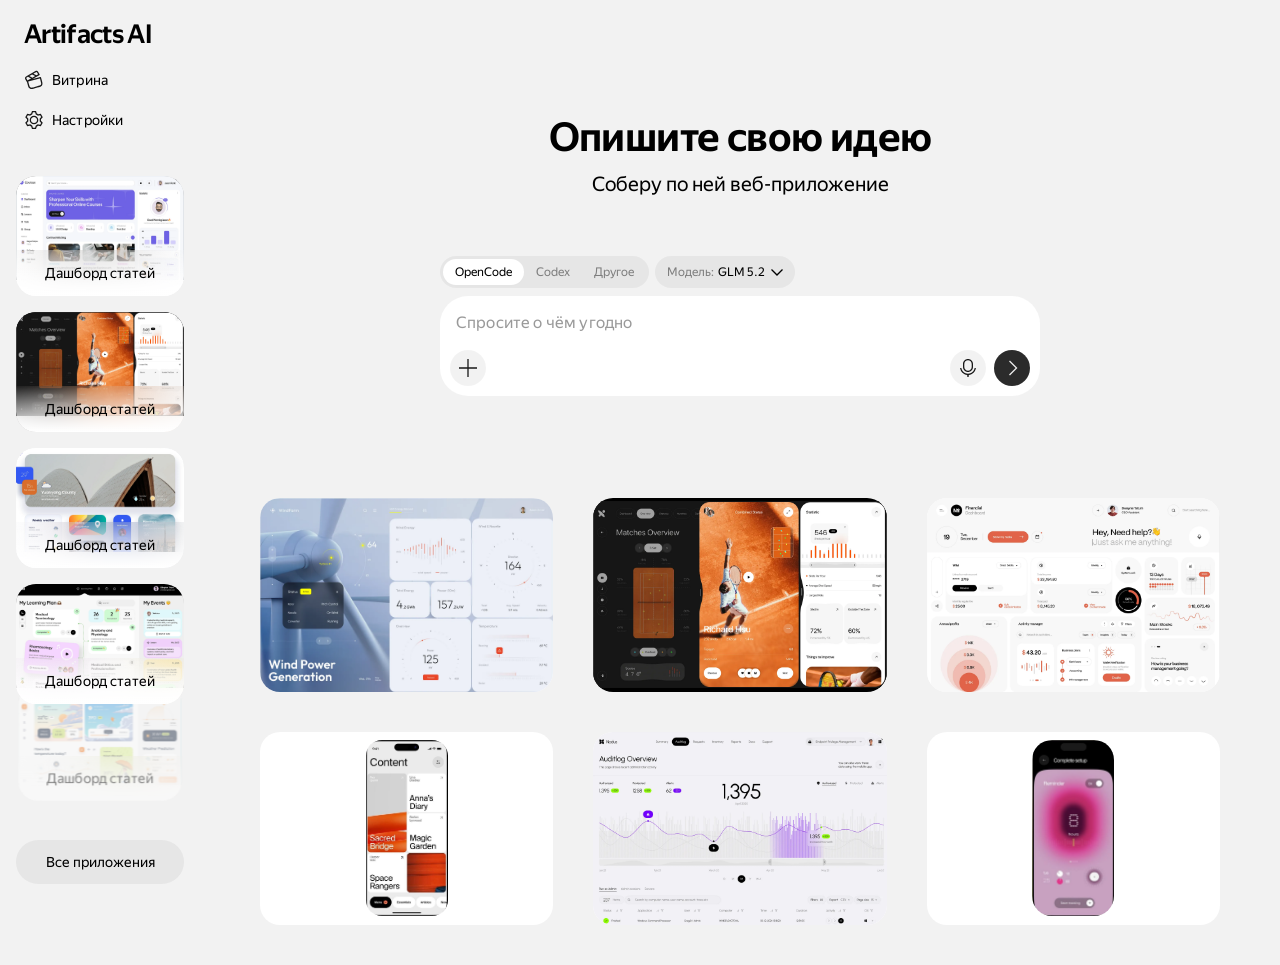
<file: artifacts/v1/index.html>
<!doctype html>
<html lang="ru">
<head>
  <meta charset="utf-8">
  <meta name="viewport" content="width=device-width,initial-scale=1">
  <meta name="theme-color" content="#f2f2f2">
  <meta name="description" content="Опишите свою идею. Чат для создания веб-приложений — интерактивный прототип Artifacts AI.">
  <title>Artifacts AI — создавайте приложения</title>
  <link rel="preload" href="../assets/ys-text-regular.woff2" as="font" type="font/woff2" crossorigin>
  <link rel="preload" href="../assets/ys-text-bold.woff2" as="font" type="font/woff2" crossorigin>
  <link rel="stylesheet" href="styles.css">
  <link rel="stylesheet" href="generation.css">
  <script defer src="project-previews.js"></script>
  <script defer src="../vendor/lottie_light.min.js"></script>
  <script defer src="generation.js"></script>
  <script defer src="app.js"></script>
  <link rel="stylesheet" href="../version-switcher.css">
  <script defer src="../version-switcher.js"></script>
</head>
<body>
  <div class="app" data-state="populated">
    <aside class="sidebar" aria-label="Навигация и приложения">
      <button class="brand" id="home">Artifacts AI</button>
      <nav class="navigation">
        <button class="nav-item" id="showcase"><img src="../assets/47d36.svg" alt="">Витрина</button>
        <button class="nav-item" id="settings"><img src="../assets/9afb6.svg" alt="">Настройки</button>
      </nav>
      <div class="stack-wrap">
        <div class="stack-scroll" role="region" aria-label="Созданные приложения. Вертикальная прокрутка" tabindex="0">
          <div class="stack-track" id="app-list"></div>
        </div>
      </div>
      <div class="sidebar-footer"><button class="all-apps" id="all-apps">Все приложения</button></div>
    </aside>
    <main id="main" class="main">
      <section class="hero" aria-labelledby="headline">
        <header class="hero-heading">
          <h1 id="headline">Опишите свою идею</h1>
          <p>Соберу по ней веб-приложение</p>
        </header>
        <div class="composer-area">
          <div class="composer-options">
            <div class="segments" role="group" aria-label="Инструмент создания">
              <span class="segment-indicator" aria-hidden="true"></span>
              <button aria-pressed="true" data-provider="OpenCode">OpenCode</button>
              <button aria-pressed="false" data-provider="Codex">Codex</button>
              <button aria-pressed="false" data-provider="Другое">Другое</button>
            </div>
            <div class="model-picker">
              <button class="model-toggle" id="model-toggle" aria-expanded="false" aria-controls="model-menu"><span>Модель:</span> <span id="model-name">GLM 5.2</span><img src="../assets/67140.svg" alt=""></button>
              <div class="model-menu" id="model-menu" hidden>
                <button data-model="GLM 5.2" aria-pressed="true">GLM 5.2<span>✓</span></button>
                <button data-model="GPT-5" aria-pressed="false">GPT-5<span></span></button>
                <button data-model="Claude Sonnet" aria-pressed="false">Claude Sonnet<span></span></button>
              </div>
            </div>
          </div>
          <form class="composer" id="composer">
            <div class="attachments" id="attachments" hidden></div>
            <textarea id="prompt" aria-label="Опишите идею приложения" placeholder="Спросите о чём угодно" rows="1" maxlength="4000"></textarea>
            <div class="composer-footer">
              <button class="icon-button" id="attach" type="button" aria-label="Добавить файл"><img src="../assets/7c946.svg" alt=""></button>
              <input id="file-input" type="file" accept="image/*,.pdf,.txt,.md" multiple hidden>
              <div class="right-actions">
                <button class="icon-button" id="microphone" type="button" aria-label="Ввести голосом"><img src="../assets/03d43.svg" alt=""></button>
                <button class="icon-button send" type="submit" aria-label="Отправить идею"><img src="../assets/5cc2f.svg" alt=""></button>
              </div>
            </div>
          </form>
        </div>
      </section>
      <section class="conversation" id="conversation" aria-label="Чат" hidden></section>
      <section class="gallery" id="gallery" aria-label="Примеры приложений"></section>
    </main>
  </div>
  <section id="generation-screen" class="generation-screen" aria-labelledby="generation-heading" tabindex="-1" hidden>
    <h1 id="generation-heading" class="generation-heading">Пока ждём, расскажу, интересное</h1>
    <div class="generation-facts"><p id="generation-fact" class="generation-fact"></p></div>
    <ol class="generation-stages" aria-label="Этапы создания приложения">
      <li data-generation-stage data-state="pending"><span class="generation-stage-icon" aria-hidden="true"><img class="generation-check" src="../assets/4b27a.svg" alt="" hidden></span><span class="generation-stage-text">Разбираю вашу идею</span><span class="generation-sr stage-description">Ожидание</span></li>
      <li data-generation-stage data-state="pending"><span class="generation-stage-icon" aria-hidden="true"><img class="generation-check" src="../assets/4b27a.svg" alt="" hidden></span><span class="generation-stage-text">Собираю структуру страницы</span><span class="generation-sr stage-description">Ожидание</span></li>
      <li data-generation-stage data-state="pending"><span class="generation-stage-icon" aria-hidden="true"><img class="generation-check" src="../assets/4b27a.svg" alt="" hidden></span><span class="generation-stage-text">Подбираю визуальный язык</span><span class="generation-sr stage-description">Ожидание</span></li>
      <li data-generation-stage data-state="pending"><span class="generation-stage-icon" aria-hidden="true"><img class="generation-check" src="../assets/4b27a.svg" alt="" hidden></span><span class="generation-stage-text">Расставляю последние акценты</span><span class="generation-sr stage-description">Ожидание</span></li>
    </ol>
    <div id="generation-announcement" class="generation-sr" role="status" aria-live="polite" aria-atomic="true"></div>
    <div id="generation-preloader" class="generation-preloader" aria-hidden="true"></div>
  </section>
  <dialog id="settings-dialog" class="dialog settings-dialog" aria-labelledby="settings-title">
    <div class="dialog-heading"><h2 id="settings-title">Настройки</h2><button class="close-button" data-close aria-label="Закрыть">×</button></div>
    <p class="muted">Посмотрите оба состояния макета.</p>
    <fieldset class="state-field"><legend>Созданные приложения</legend><label><input type="radio" name="screen-state" value="empty">Без приложений</label><label><input type="radio" name="screen-state" value="populated">С приложениями</label></fieldset>
    <label class="switch-row"><span>Стопки превью<small>Карточки наезжают друг на друга по краям ленты</small></span><input id="stack-switch" type="checkbox" role="switch" checked></label>
    <button class="primary-button" id="settings-done">Готово</button>
  </dialog>
  <dialog id="preview-dialog" class="dialog preview-dialog" aria-labelledby="preview-title">
    <div class="dialog-heading"><div><span class="eyebrow" id="preview-label"></span><h2 id="preview-title"></h2></div><button class="close-button" data-close aria-label="Закрыть">×</button></div>
    <div id="preview-content"></div>
    <div class="preview-footer"><p class="muted" id="preview-note"></p><button class="primary-button" id="preview-action"></button></div>
  </dialog>
  <dialog id="library-dialog" class="dialog library-dialog" aria-labelledby="library-title">
    <div class="dialog-heading"><h2 id="library-title">Мои приложения <span id="app-count"></span></h2><button class="close-button" data-close aria-label="Закрыть">×</button></div>
    <div id="library-grid" class="library-grid"></div>
  </dialog>
  <div id="toast" class="toast" role="status" hidden></div>
</body>
</html>
</file>
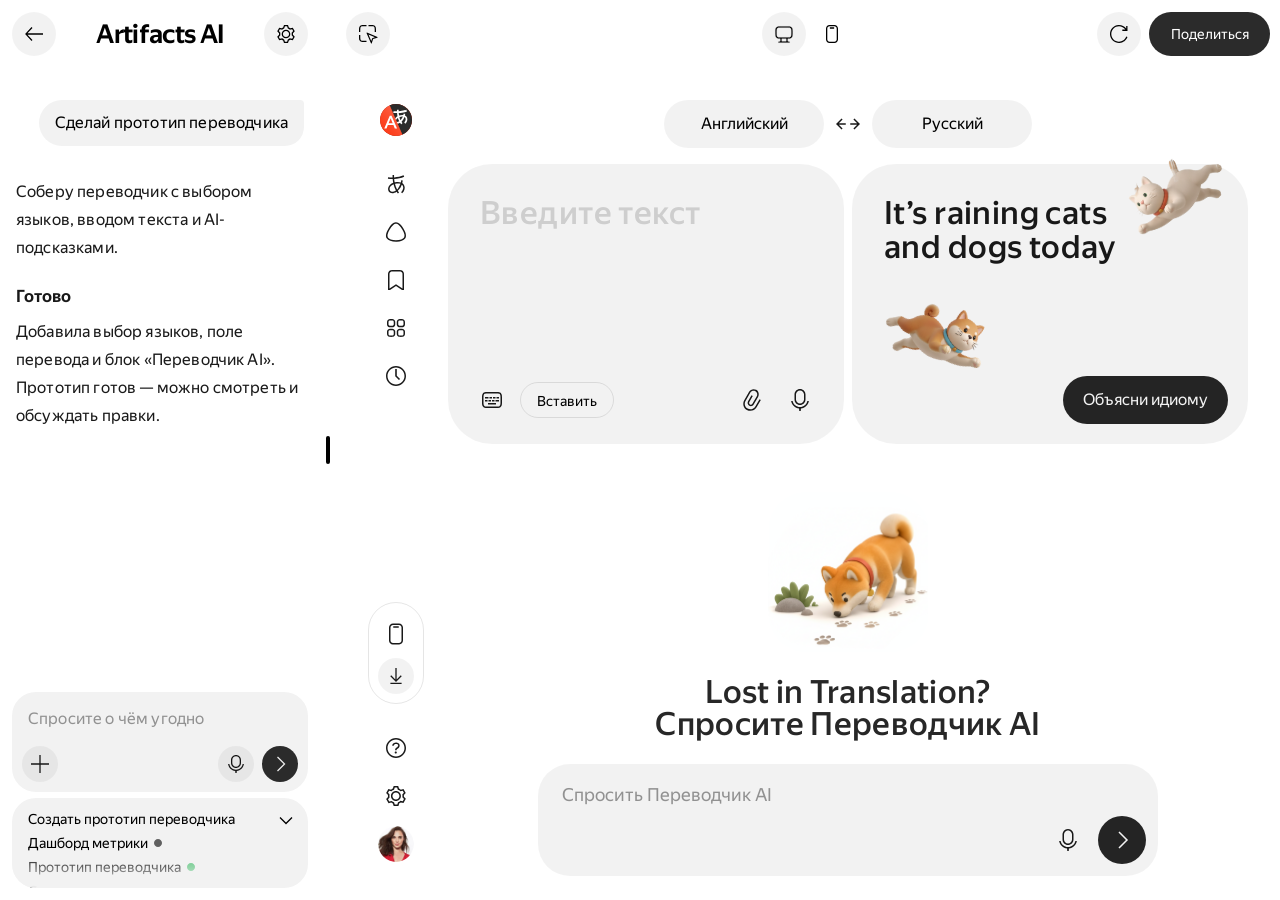
<file: artifacts/workspace.html>
<!doctype html>
<html lang="ru">
<head>

  <meta charset="utf-8">
  <meta name="viewport" content="width=device-width,initial-scale=1">
  <meta name="theme-color" content="#f2f2f2">
  <meta name="description" content="Опишите свою идею. Чат для создания веб-приложений — интерактивный прототип Artifacts AI.">
  <title>Artifacts AI — приложение</title>
  <link rel="preload" href="assets/ys-text-regular.woff2" as="font" type="font/woff2" crossorigin>
  <link rel="preload" href="assets/ys-text-bold.woff2" as="font" type="font/woff2" crossorigin>
  <link rel="stylesheet" href="styles.css">
  <link rel="stylesheet" href="workspace.css">
  <link rel="stylesheet" href="workspace-v2.css">
  <link rel="stylesheet" href="precise-edits.css">

  <script defer src="vendor/lottie_light.min.js"></script>
  <script defer src="workspace-v2.js"></script>
  <script defer src="precise-edits.js"></script>
  <script defer src="generation.js"></script>
  <script defer src="app.js"></script>
  <link rel="stylesheet" href="home-v2.css">
  <link rel="stylesheet" href="generation.css">
  <link rel="stylesheet" href="active-chats.css">
  <script defer src="active-chats.js"></script>
  <link rel="stylesheet" href="version-switcher.css">
  <script defer src="version-switcher.js"></script>
<link rel="stylesheet" href="integration.css?v=01dde22f9f">
<script defer src="integration.js?v=27b03bbe27"></script>
</head>
<body class="home-screen workspace-v2 interface-v2 ai-integrated ai-entrance-pending" data-flow-state="workspace" data-entry="workspace">
  <div class="app workspace-layout" data-node-id="108:16441">
    <main class="home-panel" id="main">
      <header class="home-header">
        <a class="flow-project workspace-home" href="./" aria-label="Новый проект"><img src="assets/495c5.svg" alt=""><span>Новый проект</span></a>
        <button class="brand" id="home" type="button">Artifacts AI</button>
        <button class="home-settings" id="settings" type="button" aria-label="Настройки"><img src="assets/11d1b.svg" alt=""></button>
      </header>
      <section class="hero" aria-labelledby="headline">
        <header class="hero-heading">
          <h1 id="headline">Опишите свою идею</h1>
          <p>Соберу по ней веб-приложение</p>

        </header>
        <div class="composer-area">
          <div class="composer-options">
            <div class="segments" role="group" aria-label="Инструмент создания">
              <span class="segment-indicator" aria-hidden="true"></span>
              <button aria-pressed="true" data-provider="OpenCode">OpenCode</button>
              <button aria-pressed="false" data-provider="Codex">Codex</button>
              <button aria-pressed="false" data-provider="Другое">Другое</button>
            </div>
            <div class="model-picker">
              <button class="model-toggle" id="model-toggle" aria-expanded="false" aria-controls="model-menu"><span>Модель:</span> <span id="model-name">GLM 5.2</span><img src="assets/67140.svg" alt=""></button>
              <div class="model-menu" id="model-menu" hidden>
                <button data-model="GLM 5.2" aria-pressed="true">GLM 5.2<span>✓</span></button>
                <button data-model="GPT-5" aria-pressed="false">GPT-5<span></span></button>
                <button data-model="Claude Sonnet" aria-pressed="false">Claude Sonnet<span></span></button>
              </div>
            </div>
          </div>

        </div>
      </section>
      <div class="flow-transcript" aria-label="Чат с агентом" hidden>
        <div class="workspace-user-row flow-entry"><p class="workspace-user-bubble" id="flow-user-message"></p></div>
        <div class="workspace-answer">
          <p id="flow-summary" class="flow-entry" hidden></p>
          <div class="flow-progress flow-entry" hidden><div id="flow-preloader" class="flow-preloader" aria-hidden="true"></div><span id="flow-progress-text"></span></div>
          <div class="flow-result flow-entry" hidden><h2>Готово</h2><p>Добавила выбор языков, поле перевода и блок «Переводчик AI». Прототип готов — можно смотреть и обсуждать правки.</p></div>
        </div>
      </div>
      <div class="flow-composer-dock">
          <form class="composer" id="composer">
            <div class="attachments" id="attachments" hidden></div>
            <textarea id="prompt" aria-label="Опишите идею приложения" placeholder="Спросите о чём угодно" rows="1" maxlength="4000"></textarea>
            <div class="composer-footer">
              <button class="icon-button" id="attach" type="button" aria-label="Добавить файл"><img src="assets/7c946.svg" alt=""></button>
              <input id="file-input" type="file" accept="image/*,.pdf,.txt,.md" multiple hidden>
              <div class="right-actions">
                <button class="icon-button" id="microphone" type="button" aria-label="Ввести голосом"><img src="assets/03d43.svg" alt=""></button>
                <button class="icon-button send" type="submit" aria-label="Отправить идею"><img src="assets/5cc2f.svg" alt=""></button>
              </div>
            </div>
          </form>
      </div>
    </main>
    <section class="gallery" id="gallery" aria-label="Мои приложения и примеры"></section>
    <div class="workspace-divider" role="separator" aria-label="Изменить ширину чата" aria-orientation="vertical" aria-valuemin="240" aria-valuemax="640" aria-valuenow="320" tabindex="0"><span></span></div>
    <section class="workspace-left" inert aria-hidden="true" aria-label="Созданное приложение">
      <header class="workspace-header">
        <div class="workspace-start-actions"><a class="workspace-control workspace-mobile-back workspace-home" href="./" aria-label="Вернуться на главную"><img src="assets/495c5.svg" alt=""></a><button class="workspace-control precise-control" id="precise-control" type="button" aria-label="Точечные правки" aria-controls="precise-layer" aria-pressed="false"><span class="precise-icon"><img class="precise-camera" src="assets/d803b.svg" alt=""><img class="precise-pointer" src="assets/88d21-v2.svg" alt=""></span><span class="precise-label">Точечные правки</span></button></div>
        <div class="device-picker" role="group" aria-label="Размер превью">
          <span class="device-indicator" aria-hidden="true"></span>
          <button class="workspace-control" type="button" data-device="desktop" aria-pressed="true" aria-label="Компьютер"><img src="assets/40468.svg" alt=""></button>
          <button class="workspace-control" type="button" data-device="mobile" aria-pressed="false" aria-label="Телефон"><img src="assets/ce081.svg" alt=""></button>
        </div>
        <div class="workspace-actions"><button class="workspace-control selected refresh-control" type="button" aria-label="Обновить превью"><img src="assets/1e754.svg" alt=""></button><button class="workspace-control workspace-publish" type="button">Поделиться</button></div>
      </header>
      <main class="application-preview" aria-label="Превью приложения Переводчик AI" data-node-id="63:6167">
        <nav class="translator-navigation" aria-label="Меню приложения">
          <div class="translator-logo"><img src="assets/a5103-v2.svg" alt="Переводчик"></div>
          <div class="translator-menu">
            <button class="translator-icon" type="button" disabled aria-label="Перевод текста"><img src="assets/0a4e3.svg" alt=""></button>
            <button class="translator-icon" type="button" disabled aria-label="Переводчик AI"><img src="assets/f5e0d.svg" alt=""></button>
            <button class="translator-icon" type="button" disabled aria-label="Избранное"><img src="assets/67b73.svg" alt=""></button>
            <button class="translator-icon" type="button" disabled aria-label="Сервисы"><img src="assets/1453d.svg" alt=""></button>
            <button class="translator-icon" type="button" disabled aria-label="История"><img src="assets/b5808.svg" alt=""></button>
          </div>
          <div class="translator-nav-space"></div>
          <div class="translator-download"><img src="assets/a5a35.svg" alt="Мобильное приложение"><button class="translator-download-button" type="button" disabled aria-label="Скачать"><img src="assets/3809b.svg" alt=""></button></div>
          <div class="translator-bottom-menu">
            <button class="translator-icon" type="button" disabled aria-label="Помощь"><img src="assets/3e865.svg" alt=""></button>
            <button class="translator-icon" type="button" disabled aria-label="Настройки"><img src="assets/c2c19.svg" alt=""></button>
            <button class="translator-icon" type="button" disabled aria-label="Профиль"><span class="translator-avatar"><img src="assets/14d52.png" alt=""></span></button>
          </div>
        </nav>
        <div class="translator-content">
          <section class="translation-section" aria-label="Перевод">
            <div class="language-selector">
              <div class="language-suggestions left-suggestions"><span>Немецкий</span><span>Идиш</span></div>
              <div class="language-pair"><button class="language-chip" type="button" disabled>Английский</button><button class="translator-icon" type="button" disabled aria-label="Поменять языки"><img src="assets/0fec8.svg" alt=""></button><button class="language-chip" type="button" disabled>Русский</button></div>
              <div class="language-suggestions right-suggestions"><span>Украинский</span><span>Китайский</span></div>
            </div>
            <div class="translation-panels">
              <div class="translation-source"><p class="translation-placeholder">Введите текст</p><div class="translation-controls"><div class="translation-controls-left"><button class="translator-icon" type="button" disabled aria-label="Клавиатура"><img src="assets/29650.svg" alt=""></button><button class="paste-control" type="button" disabled>Вставить</button></div><div class="translation-controls-right"><button class="translator-icon" type="button" disabled aria-label="Прикрепить"><img src="assets/14bc9.svg" alt=""></button><button class="translator-icon" type="button" disabled aria-label="Микрофон"><img src="assets/4d3c9.svg" alt=""></button></div></div></div>
              <div class="translation-promo"><div class="promo-cat-one"><div class="promo-cat-crop"><img src="assets/a9709.png" alt=""></div></div><div class="promo-cat-two"><div class="promo-cat-crop"><img src="assets/9b120.png" alt=""></div></div><p class="translation-phrase">It’s raining cats <br>and dogs today</p><div class="translation-controls promo-controls"><button class="idiom-control" type="button" disabled>Объясни идиому</button></div></div>
            </div>
          </section>
          <section class="translator-ai" aria-label="Переводчик AI">
            <div class="ai-artwork" aria-hidden="true"><div class="ai-artwork-source"><img class="ai-artwork-background" src="assets/d3baa.svg" alt=""><img class="ai-artwork-dog" src="assets/4322b.png" alt=""><span class="ai-artwork-patch"></span></div></div>
            <h1>Lost in Translation?<br>Спросите Переводчик AI</h1>
            <div class="translator-ai-input"><p>Спросить Переводчик AI</p><div class="translator-ai-actions"><button class="translator-icon" type="button" disabled aria-label="Голосовой ввод"><img src="assets/4d3c9.svg" alt=""></button><button class="translator-icon ai-send" type="button" disabled aria-label="Отправить"><img src="assets/16ea4.svg" alt=""></button></div></div>
          </section>
        </div>
      </main>
    </section>
  </div>
  <dialog id="settings-dialog" class="dialog settings-dialog" aria-labelledby="settings-title">
    <div class="dialog-heading"><h2 id="settings-title">Настройки</h2><button class="close-button" data-close aria-label="Закрыть">×</button></div>
    <button class="primary-button" id="settings-done">Готово</button>
  </dialog>
  <dialog id="preview-dialog" class="dialog preview-dialog" aria-labelledby="preview-title">
    <div class="dialog-heading"><div><span class="eyebrow" id="preview-label"></span><h2 id="preview-title"></h2></div><button class="close-button" data-close aria-label="Закрыть">×</button></div>
    <div id="preview-content"></div>
    <div class="preview-footer"><p class="muted" id="preview-note"></p><button class="primary-button" id="preview-action"></button></div>
  </dialog>
  <div class="precise-layer" id="precise-layer" hidden>
    <div class="precise-surface" aria-hidden="true"></div>
    <div class="precise-outline precise-hover" aria-hidden="true" hidden></div>
    <div class="precise-outline precise-selected" aria-hidden="true" hidden></div>
    <span class="precise-pin" aria-hidden="true" hidden data-node-id="65:8363">1</span>
    <form class="composer precise-composer" aria-label="Точечная правка" hidden data-node-id="65:8725">
      <textarea class="precise-input" aria-label="Что сделать с этим объектом?" placeholder="Что сделать с этим объектом?" rows="1"></textarea>
      <div class="composer-footer">
        <button class="icon-button" type="button" aria-label="Добавить файл к правке"><img src="assets/7c946.svg" alt=""></button>
        <div class="right-actions">
          <button class="icon-button" type="button" aria-label="Ввести правку голосом"><img src="assets/03d43.svg" alt=""></button>
          <button class="icon-button send" type="button" aria-label="Отправить точечную правку"><img src="assets/5cc2f.svg" alt=""></button>
        </div>
      </div>
    </form>
    <p class="precise-announcement" role="status" aria-live="polite"></p>
  </div>
  <p class="flow-announcement" id="flow-announcement" role="status" aria-live="polite" aria-atomic="true"></p>
  <div id="toast" class="toast" role="status" hidden></div>
</body>
</html>
</file>
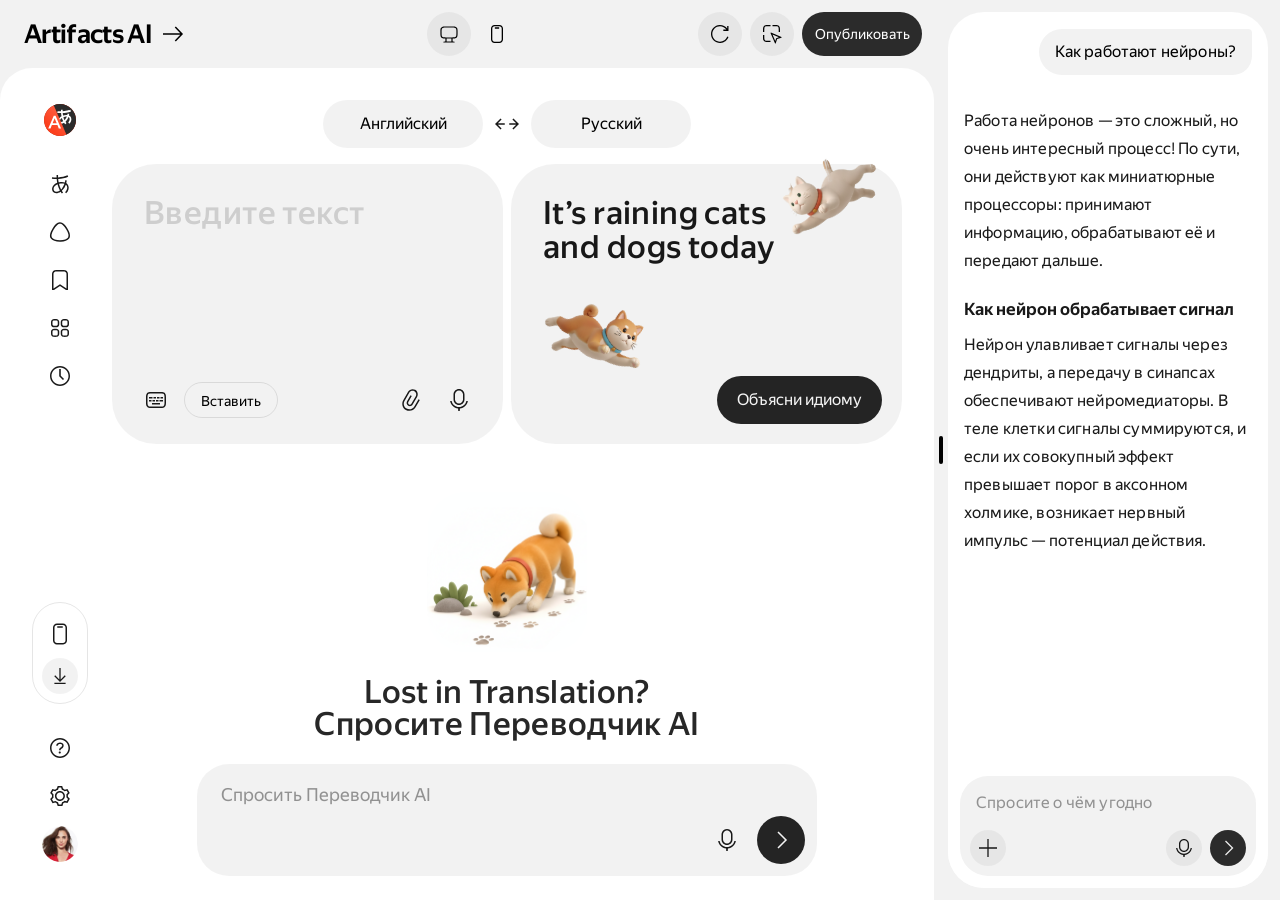
<file: artifacts/v1/workspace.html>
<!doctype html>
<html lang="ru">
<head>
  <meta charset="utf-8">
  <meta name="viewport" content="width=device-width,initial-scale=1">
  <script>try{if(sessionStorage.getItem('artifacts-workspace-arrival')==='true'){sessionStorage.removeItem('artifacts-workspace-arrival');document.documentElement.classList.add('workspace-arriving');}}catch{}</script>
  <meta name="theme-color" content="#f2f2f2">
  <meta name="description" content="Статичный макет экрана с созданным приложением и чатом Artifacts AI.">
  <title>Artifacts AI — приложение</title>
  <link rel="preload" href="../assets/ys-text-regular.woff2" as="font" type="font/woff2" crossorigin>
  <link rel="preload" href="../assets/ys-text-bold.woff2" as="font" type="font/woff2" crossorigin>
  <link rel="stylesheet" href="styles.css">
  <link rel="stylesheet" href="workspace.css">
  <link rel="stylesheet" href="precise-edits.css">
  <script defer src="project-previews.js"></script>
  <script defer src="workspace.js"></script>
  <script defer src="precise-edits.js"></script>
  <link rel="stylesheet" href="../version-switcher.css">
  <script defer src="../version-switcher.js"></script>
</head>
<body class="workspace-screen">
  <div class="workspace-layout" data-node-id="63:6116">
    <section class="workspace-left" aria-label="Созданное приложение">
      <header class="workspace-header">
        <button class="workspace-brand-group workspace-logo-toggle" type="button" aria-expanded="false" aria-controls="workspace-drawer" aria-label="Показать проекты"><span class="brand">Artifacts AI</span><span class="workspace-back"><img src="../assets/659d5.svg" alt=""></span></button>
        <div class="device-picker" role="group" aria-label="Размер превью">
          <span class="device-indicator" aria-hidden="true"></span>
          <button class="workspace-control" type="button" data-device="desktop" aria-pressed="true" aria-label="Компьютер"><img src="../assets/e0e8e.svg" alt=""></button>
          <button class="workspace-control" type="button" data-device="mobile" aria-pressed="false" aria-label="Телефон"><img src="../assets/ce081.svg" alt=""></button>
        </div>
        <div class="workspace-actions">
          <button class="workspace-control selected refresh-control" type="button" aria-label="Обновить превью"><img src="../assets/1e754.svg" alt=""></button>
          <button class="workspace-control precise-control" id="precise-control" type="button" aria-label="Точечные правки" aria-controls="precise-layer" aria-pressed="false"><span class="precise-icon"><img class="precise-camera" src="../assets/d803b.svg" alt=""><img class="precise-pointer" src="../assets/88d21.svg" alt=""></span><span class="precise-label">Точечные правки</span></button>
          <button class="workspace-control workspace-publish" type="button">Опубликовать</button>
        </div>
      </header>
      <main class="application-preview" aria-label="Превью приложения Переводчик AI" data-node-id="63:6167">
        <nav class="translator-navigation" aria-label="Меню приложения">
          <div class="translator-logo"><img src="../assets/a5103.svg" alt="Переводчик"></div>
          <div class="translator-menu">
            <button class="translator-icon" type="button" disabled aria-label="Перевод текста"><img src="../assets/0a4e3.svg" alt=""></button>
            <button class="translator-icon" type="button" disabled aria-label="Переводчик AI"><img src="../assets/f5e0d.svg" alt=""></button>
            <button class="translator-icon" type="button" disabled aria-label="Избранное"><img src="../assets/67b73.svg" alt=""></button>
            <button class="translator-icon" type="button" disabled aria-label="Сервисы"><img src="../assets/1453d.svg" alt=""></button>
            <button class="translator-icon" type="button" disabled aria-label="История"><img src="../assets/b5808.svg" alt=""></button>
          </div>
          <div class="translator-nav-space"></div>
          <div class="translator-download"><img src="../assets/a5a35.svg" alt="Мобильное приложение"><button class="translator-download-button" type="button" disabled aria-label="Скачать"><img src="../assets/3809b.svg" alt=""></button></div>
          <div class="translator-bottom-menu">
            <button class="translator-icon" type="button" disabled aria-label="Помощь"><img src="../assets/3e865.svg" alt=""></button>
            <button class="translator-icon" type="button" disabled aria-label="Настройки"><img src="../assets/c2c19.svg" alt=""></button>
            <button class="translator-icon" type="button" disabled aria-label="Профиль"><span class="translator-avatar"><img src="../assets/14d52.png" alt=""></span></button>
          </div>
        </nav>
        <div class="translator-content">
          <section class="translation-section" aria-label="Перевод">
            <div class="language-selector">
              <div class="language-suggestions left-suggestions"><span>Немецкий</span><span>Идиш</span></div>
              <div class="language-pair"><button class="language-chip" type="button" disabled>Английский</button><button class="translator-icon" type="button" disabled aria-label="Поменять языки"><img src="../assets/0fec8.svg" alt=""></button><button class="language-chip" type="button" disabled>Русский</button></div>
              <div class="language-suggestions right-suggestions"><span>Украинский</span><span>Китайский</span></div>
            </div>
            <div class="translation-panels">
              <div class="translation-source"><p class="translation-placeholder">Введите текст</p><div class="translation-controls"><div class="translation-controls-left"><button class="translator-icon" type="button" disabled aria-label="Клавиатура"><img src="../assets/29650.svg" alt=""></button><button class="paste-control" type="button" disabled>Вставить</button></div><div class="translation-controls-right"><button class="translator-icon" type="button" disabled aria-label="Прикрепить"><img src="../assets/14bc9.svg" alt=""></button><button class="translator-icon" type="button" disabled aria-label="Микрофон"><img src="../assets/4d3c9.svg" alt=""></button></div></div></div>
              <div class="translation-promo"><div class="promo-cat-one"><div class="promo-cat-crop"><img src="../assets/a9709.png" alt=""></div></div><div class="promo-cat-two"><div class="promo-cat-crop"><img src="../assets/9b120.png" alt=""></div></div><p class="translation-phrase">It’s raining cats <br>and dogs today</p><div class="translation-controls promo-controls"><button class="idiom-control" type="button" disabled>Объясни идиому</button></div></div>
            </div>
          </section>
          <section class="translator-ai" aria-label="Переводчик AI">
            <div class="ai-artwork" aria-hidden="true"><div class="ai-artwork-source"><img class="ai-artwork-background" src="../assets/d3baa.svg" alt=""><img class="ai-artwork-dog" src="../assets/4322b.png" alt=""><span class="ai-artwork-patch"></span></div></div>
            <h1>Lost in Translation?<br>Спросите Переводчик AI</h1>
            <div class="translator-ai-input"><p>Спросить Переводчик AI</p><div class="translator-ai-actions"><button class="translator-icon" type="button" disabled aria-label="Голосовой ввод"><img src="../assets/4d3c9.svg" alt=""></button><button class="translator-icon ai-send" type="button" disabled aria-label="Отправить"><img src="../assets/16ea4.svg" alt=""></button></div></div>
          </section>
        </div>
      </main>
      <button class="workspace-panel-close" type="button" aria-label="Закрыть панель проектов" hidden><img src="../assets/fd6f1.svg" alt=""></button>
    </section>
    <div class="workspace-divider" role="separator" aria-label="Изменить ширину чата" aria-orientation="vertical" aria-valuemin="240" aria-valuemax="640" aria-valuenow="320" tabindex="0"><span></span></div>
    <aside class="workspace-chat" aria-label="Чат с агентом" data-node-id="63:6117">
      <div class="workspace-chat-body">
        <div class="workspace-user-row"><p class="workspace-user-bubble">Как работают нейроны?</p></div>
        <div class="workspace-answer"><p>Работа нейронов — это сложный, но очень интересный процесс! По сути, они действуют как миниатюрные процессоры: принимают информацию, обрабатывают её и передают дальше.</p><h2>Как нейрон обрабатывает сигнал</h2><p>Нейрон улавливает сигналы через дендриты, а передачу в синапсах обеспечивают нейромедиаторы. В теле клетки сигналы суммируются, и если их совокупный эффект превышает порог в аксонном холмике, возникает нервный импульс — потенциал действия.</p></div>
      </div>
      <div class="workspace-chat-footer"><div class="composer workspace-composer"><div class="workspace-input-value">Спросите о чём угодно</div><div class="composer-footer"><button class="icon-button" type="button" aria-label="Добавить файл"><img src="../assets/7c946.svg" alt=""></button><div class="right-actions"><button class="icon-button" type="button" aria-label="Ввести голосом"><img src="../assets/03d43.svg" alt=""></button><button class="icon-button send" type="button" aria-label="Отправить сообщение"><img src="../assets/5cc2f.svg" alt=""></button></div></div></div></div>
    </aside>
    <aside class="sidebar workspace-drawer" id="workspace-drawer" aria-label="Панель проектов" aria-hidden="true" inert>
      <div class="drawer-brand-space" aria-hidden="true"></div>
      <nav class="navigation"><button class="nav-item" type="button" disabled><img src="../assets/47d36.svg" alt="">Витрина</button><button class="nav-item" type="button" data-open-settings><img src="../assets/9afb6.svg" alt="">Настройки</button></nav>
      <button class="drawer-new" type="button">Новое</button>
      <div class="stack-wrap"><div class="stack-scroll" role="region" aria-label="Созданные приложения. Вертикальная прокрутка" tabindex="0"><div class="stack-track" id="workspace-projects"></div></div></div>
      <div class="sidebar-footer"><button class="all-apps" type="button" disabled>Все приложения</button></div>
    </aside>
  </div>
  <div class="precise-layer" id="precise-layer" hidden>
    <div class="precise-surface" aria-hidden="true"></div>
    <div class="precise-outline precise-hover" aria-hidden="true" hidden></div>
    <div class="precise-outline precise-selected" aria-hidden="true" hidden></div>
    <span class="precise-pin" aria-hidden="true" hidden data-node-id="65:8363">1</span>
    <form class="composer precise-composer" aria-label="Точечная правка" hidden data-node-id="65:8725">
      <textarea class="precise-input" aria-label="Что сделать с этим объектом?" placeholder="Что сделать с этим объектом?" rows="1"></textarea>
      <div class="composer-footer">
        <button class="icon-button" type="button" aria-label="Добавить файл к правке"><img src="../assets/7c946.svg" alt=""></button>
        <div class="right-actions">
          <button class="icon-button" type="button" aria-label="Ввести правку голосом"><img src="../assets/03d43.svg" alt=""></button>
          <button class="icon-button send" type="button" aria-label="Отправить точечную правку"><img src="../assets/5cc2f.svg" alt=""></button>
        </div>
      </div>
    </form>
    <p class="precise-announcement" role="status" aria-live="polite"></p>
  </div>
</body>
</html>
</file>
<file: styles.css>
@font-face {
  font-family: "Local YS Text";
  src: local("YS Text Web Regular"), local("YSTextWeb-Regular"), local("YS Text Web");
  font-weight: 100 900;
}

:root {
  --surface: #f2f2f2;
  --hover: rgb(0 0 0 / 5%);
  --ink: rgb(0 0 0 / 90%);
  --quiet: rgb(0 0 0 / 40%);
  --text-font: "Local YS Text", Arial, sans-serif;
  --geo-font: "YS Geo", "YS Geo Regular", var(--text-font);
  color: var(--ink);
  font: 400 14px/18px var(--geo-font);
  letter-spacing: .01em;
  -webkit-font-smoothing: antialiased;
}

* { box-sizing: border-box; }
body, h1, h2, p, ul { margin: 0; }
body { background: var(--surface); }
ul { list-style: none; padding: 0; }
img { flex: none; display: block; }
a { color: inherit; text-decoration: none; cursor: pointer; }
button { cursor: pointer; }
a:focus-visible, .icon-button:focus-visible { outline: 2px solid #7a55ff; outline-offset: 2px; }
[hidden] { display: none !important; }
.app {
  --sidebar-width: 260px;
  --sidebar-duration: 320ms;
  --sidebar-easing: cubic-bezier(.22, 1, .36, 1);
  position: relative;
  height: 100vh;
  height: 100dvh;
  display: grid;
  grid-template-columns: var(--sidebar-width) minmax(0, 1fr);
  transition: grid-template-columns var(--sidebar-duration) var(--sidebar-easing);
  overflow: hidden;
  border-radius: 28px 0 0 28px;
}

.sidebar {
  min-width: 0;
  min-height: 0;
  padding: 14px 10px 10px;
  display: flex;
  flex-direction: column;
  overflow: hidden;
  transition: padding-bottom var(--sidebar-duration) var(--sidebar-easing);
}

.sidebar-header, .brand, .header-tools, .account, .profile, .section-head,
.menu-row, .composer-tools, .composer-toolbar, .suggestion, .model, .section-head h2, .row-link, .section-toggle {
  display: flex;
  align-items: center;
}
.sidebar-header {
  height: 40px;
  flex: none;
  justify-content: space-between;
  padding: 0 0 0 4px;
  margin-bottom: 10px;
}
.brand {
  flex: none;
  gap: 6px;
  height: 40px;
  color: #000;
  transition: opacity 140ms ease, transform var(--sidebar-duration) var(--sidebar-easing), visibility 0s;
}
.brand-mark {
  flex: none;
  display: flex;
  flex-direction: column;
  align-items: center;
  justify-content: flex-end;
  width: 40px;
  height: 40px;
}
.brand-mark img { width: 100%; height: auto; aspect-ratio: 1293 / 1216; object-fit: cover; }
.brand strong { font: 900 26px/28px var(--text-font); letter-spacing: 0; }
.header-tools { display: contents; }
.header-tools .icon-button { width: 40px; height: 40px; }
.search-button, .sidebar-toggle {
  position: absolute;
  top: 14px;
  z-index: 2;
  transition: left var(--sidebar-duration) var(--sidebar-easing), opacity 160ms ease;
}
.search-button { left: calc(var(--sidebar-width) - 94px); }
.sidebar-toggle { left: calc(var(--sidebar-width) - 50px); }
.composer-tools { gap: 8px; }
.icon-button {
  width: 36px;
  height: 36px;
  padding: 0;
  flex: none;
  display: grid;
  place-items: center;
  border: 0;
  border-radius: 50%;
  background: transparent;
}

.navigation, .projects { flex: none; margin-bottom: 16px; }
.projects {
  display: grid;
  grid-template-rows: 28px 1fr;
  transition: grid-template-rows 240ms var(--sidebar-easing);
}
.projects.is-collapsed { grid-template-rows: 28px 0fr; }
#projects-list { min-height: 0; overflow: hidden; }
#projects-list > li, .recent-list {
  opacity: 1;
  transform: translateY(0);
  visibility: visible;
  transition: opacity 200ms ease, transform 240ms var(--sidebar-easing), visibility 0s;
}
.projects.is-collapsed #projects-list > li, .recent.is-collapsed .recent-list {
  opacity: 0;
  transform: translateY(-12px);
  visibility: hidden;
  transition-delay: 0s, 0s, 240ms;
}
.menu-row {
  position: relative;
  padding: 0;
  border-radius: 40px;
  --row-color: var(--surface);
}
.row-link {
  flex: 1;
  gap: 8px;
  min-width: 0;
  height: 100%;
  padding: 0 0 0 14px;
  border-radius: inherit;
}
.navigation .row-link { transition: padding-left var(--sidebar-duration) var(--sidebar-easing); }
.navigation .row-link > span {
  white-space: nowrap;
  transition: opacity 140ms ease, visibility 0s;
}
.nav-icon {
  --icon-duration: 760ms;
  --icon-easing: cubic-bezier(.4, 0, .2, 1);
  display: block;
  flex: none;
  width: 20px;
  height: 20px;
  overflow: visible;
  transform-box: view-box;
  transform-origin: 50% 50%;
}
.nav-icon .picture-sun { transform-box: view-box; transform-origin: 7.749px 7.749px; }
.nav-icon .voice-capsule { transform-box: view-box; transform-origin: 10px 12px; }
.typing-dot { opacity: 0; transform-box: fill-box; transform-origin: center; }
.voice-waves path, .gem-glint { opacity: 0; stroke-dasharray: 1; stroke-dashoffset: 1; }
.gem-glint { transform-box: view-box; transform-origin: 17.1px 2.6px; }
.is-icon-animating .nav-icon,
.is-icon-animating .nav-icon .typing-dot,
.is-icon-animating .nav-icon .picture-sun,
.is-icon-animating .nav-icon .voice-capsule,
.is-icon-animating .nav-icon .voice-waves path,
.is-icon-animating .nav-icon .gem-facets,
.is-icon-animating .nav-icon .gem-glint,
.is-icon-animating .nav-icon .search-glint,
.is-icon-animating .nav-icon .panel-divider,
.is-icon-animating .nav-icon .project-sheet,
.is-icon-animating .nav-icon .folder-body,
.is-icon-animating .nav-icon .arena-clash {
  animation-duration: var(--icon-duration);
  animation-timing-function: var(--icon-easing);
}
.is-icon-animating .nav-icon--chat { animation-name: nav-chat; }
.is-icon-animating .typing-dot-1 { animation-name: nav-dot-first; }
.is-icon-animating .typing-dot-2 { animation-name: nav-dot-second; }
.is-icon-animating .typing-dot-3 { animation-name: nav-dot-third; }
.is-icon-animating .nav-icon--picture { animation-name: nav-picture; }
.is-icon-animating .picture-sun { animation-name: nav-sun; }
.is-icon-animating .nav-icon--voice { animation-name: nav-voice; }
.is-icon-animating .voice-capsule { animation-name: nav-capsule; }
.is-icon-animating .voice-waves path { animation-name: nav-wave; }
.is-icon-animating .nav-icon--gem { animation-name: nav-gem; }
.is-icon-animating .gem-facets { animation-name: nav-facets; }
.is-icon-animating .gem-glint { animation-name: nav-glint; }

.search-glint { opacity: 0; stroke-dasharray: 1; stroke-dashoffset: 1; }
.nav-icon--panel { --panel-shift: -2px; }
.is-sidebar-collapsed .nav-icon--panel { --panel-shift: 5px; }
.project-sheet { opacity: 0; }
.folder-body { transform-box: view-box; transform-origin: 10px 17px; }
.is-icon-animating .nav-icon--search { animation-name: nav-search; }
.is-icon-animating .search-glint { animation-name: nav-search-glint; }
.is-icon-animating .nav-icon--panel { animation-name: nav-panel; }
.is-icon-animating .panel-divider { animation-name: nav-panel-divider; }
.is-icon-animating .nav-icon--projects { animation-name: nav-projects; }
.is-icon-animating .nav-icon--folder { animation-name: nav-projects; }
.is-icon-animating .project-sheet { animation-name: nav-project-sheet; }
.is-icon-animating .folder-body { animation-name: nav-folder-body; }
.is-icon-animating .folder-body--open { animation-name: nav-folder-open-body; }
.is-icon-animating .nav-icon--chats { animation-name: nav-chats; }
.arena-clash { opacity: 0; stroke-dasharray: 1; stroke-dashoffset: 1; }
.is-icon-animating .nav-icon--arena { animation-name: nav-arena; }
.is-icon-animating .arena-clash { animation-name: nav-arena-clash; }

@keyframes nav-arena {
  0%, 100% { transform: translate(0, 0) rotate(0) scale(1); }
  22% { transform: translate(-.2px, .4px) rotate(-6deg) scale(.96); }
  44% { transform: translate(.4px, -.8px) rotate(5deg) scale(1.06); }
  64% { transform: translate(0, .2px) rotate(-2deg) scale(.99); }
  82% { transform: translate(0, 0) rotate(1deg) scale(1); }
}
@keyframes nav-arena-clash {
  0%, 28%, 100% { opacity: 0; stroke-dashoffset: 1; }
  42%, 52% { opacity: 1; stroke-dashoffset: 0; }
  76% { opacity: 0; stroke-dashoffset: 0; }
}


@keyframes nav-search {
  0%, 100% { transform: translate(0, 0) rotate(0) scale(1); }
  28% { transform: translate(-1.2px, -.8px) rotate(-10deg) scale(1.06); }
  58% { transform: translate(1px, .4px) rotate(5deg) scale(1.02); }
  80% { transform: translate(-.3px, 0) rotate(-2deg) scale(1); }
}
@keyframes nav-search-glint {
  0%, 12%, 100% { opacity: 0; stroke-dashoffset: 1; }
  35%, 55% { opacity: .65; stroke-dashoffset: 0; }
  82% { opacity: 0; stroke-dashoffset: 0; }
}
@keyframes nav-panel {
  0%, 100% { transform: scale(1); }
  35% { transform: scale(.96, 1.03); }
  65% { transform: scale(1.02, .99); }
}
@keyframes nav-panel-divider {
  0%, 100% { transform: translateX(0); }
  35%, 50% { transform: translateX(var(--panel-shift)); }
  76% { transform: translateX(calc(var(--panel-shift) * -.15)); }
}
@keyframes nav-projects {
  0%, 100% { transform: translateY(0) rotate(0); }
  30% { transform: translateY(-.6px) rotate(-5deg); }
  62% { transform: translateY(.2px) rotate(3deg); }
  82% { transform: translateY(0) rotate(-1deg); }
}
@keyframes nav-project-sheet {
  0%, 10%, 100% { opacity: 0; transform: translateY(2px); }
  36%, 54% { opacity: 1; transform: translateY(-2.2px); }
  82% { opacity: 0; transform: translateY(1px); }
}
@keyframes nav-folder-body {
  0%, 100% { transform: scaleY(1); }
  36%, 54% { transform: scaleY(.92); }
  78% { transform: scaleY(1.02); }
}
@keyframes nav-folder-open-body {
  0%, 100% { transform: translateY(0) scaleY(1); }
  36%, 54% { transform: translateY(-.6px) scaleY(.88); }
  78% { transform: translateY(.2px) scaleY(1.02); }
}
@keyframes nav-chats {
  0%, 100% { transform: translate(0, 0) rotate(0) scale(1); }
  26% { transform: translate(-.7px, -.6px) rotate(-4deg) scale(1.04); }
  56% { transform: translate(.5px, 0) rotate(3deg) scale(.98, 1.03); }
  80% { transform: translate(0, 0) rotate(-1deg) scale(1); }
}


@keyframes nav-chat {
  0%, 100% { transform: rotate(0) scale(1); }
  22% { transform: rotate(-5deg) scale(1.06, .96); }
  52% { transform: rotate(3deg) scale(.98, 1.04); }
  76% { transform: rotate(-1deg) scale(1.02); }
}
@keyframes nav-dot-first {
  0%, 12%, 72%, 100% { opacity: 0; transform: translateY(0) scale(.5); }
  30%, 50% { opacity: 1; transform: translateY(-.6px) scale(1); }
}
@keyframes nav-dot-second {
  0%, 22%, 82%, 100% { opacity: 0; transform: translateY(0) scale(.5); }
  40%, 60% { opacity: 1; transform: translateY(-.6px) scale(1); }
}
@keyframes nav-dot-third {
  0%, 32%, 92%, 100% { opacity: 0; transform: translateY(0) scale(.5); }
  50%, 70% { opacity: 1; transform: translateY(-.6px) scale(1); }
}
@keyframes nav-picture {
  0%, 100% { transform: rotate(0); }
  28% { transform: rotate(-5deg); }
  65% { transform: rotate(3deg); }
}
@keyframes nav-sun {
  0%, 100% { transform: translate(0, 0) scale(1); }
  38% { transform: translate(.5px, -1.3px) scale(1.12); }
  68% { transform: translate(-.3px, .3px) scale(.95); }
}
@keyframes nav-voice {
  0%, 100% { transform: translateY(0); }
  30%, 60% { transform: translateY(-.6px); }
}
@keyframes nav-capsule {
  0%, 100% { transform: rotate(0); }
  24%, 56% { transform: rotate(-5deg); }
  40%, 72% { transform: rotate(5deg); }
}
@keyframes nav-wave {
  0%, 12%, 100% { opacity: 0; stroke-dashoffset: 1; }
  32%, 58% { opacity: .8; stroke-dashoffset: 0; }
  84% { opacity: 0; stroke-dashoffset: 0; }
}
@keyframes nav-gem {
  0%, 100% { transform: rotate(0) scale(1); }
  26% { transform: rotate(-6deg) scale(1.04); }
  54% { transform: rotate(6deg) scale(1.07); }
  78% { transform: rotate(-2deg) scale(1); }
}
@keyframes nav-facets {
  0%, 100% { opacity: 1; }
  30% { opacity: .3; }
  60% { opacity: 1; }
}
@keyframes nav-glint {
  0%, 20%, 100% { opacity: 0; stroke-dashoffset: 1; transform: scale(.3); }
  42%, 55% { opacity: 1; stroke-dashoffset: 0; transform: scale(1); }
  82% { opacity: 0; stroke-dashoffset: 0; transform: scale(.65); }
}
.sidebar-lists {
  display: flex;
  flex: 1;
  flex-direction: column;
  width: 240px;
  min-height: 0;
  transition: opacity 140ms ease, transform var(--sidebar-duration) var(--sidebar-easing), visibility 0s;
}
.compact-lists {
  position: relative;
  z-index: 1;
  flex: none;
  height: 0;
  width: 40px;
  opacity: 0;
  visibility: hidden;
  transform: translateX(-16px);
  transition: opacity 200ms ease, transform 240ms var(--sidebar-easing), visibility 0s 200ms;
}
.compact-lists .icon-button { width: 40px; height: 40px; }
.menu-row[aria-current="page"] { background: var(--hover); }
.nav-item, .folder-row { height: 40px; }
.project-add-icon {
  flex: none;
  display: grid;
  place-items: center;
  width: 20px;
  height: 20px;
}

.section-head {
  position: relative;
  flex: none;
  height: 28px;
  padding: 0 4px 0 14px;
  justify-content: space-between;
}
.section-head h2 {
  color: var(--quiet);
  font: 400 14px/18px var(--text-font);
  letter-spacing: 0;
}
.section-toggle {
  gap: 4px;
  border-radius: 8px;
  padding: 2px 4px;
  margin-left: -4px;
}
.section-toggle img { transition: transform 150ms ease; }
.section-toggle[aria-expanded="false"] img { transform: rotate(-90deg); }
.row-action {
  position: absolute;
  right: 4px;
  top: 50%;
  transform: translateY(-50%);
  width: 32px;
  height: 32px;
  visibility: hidden;
}
.section-actions { position: absolute; right: 4px; top: 50%; translate: 0 -50%; display: flex; gap: 4px; }
.section-actions .row-action { position: static; transform: none; flex: none; }
.item-row { height: 36px; min-width: 0; }
.item-row.folder-row, .item-row.nested { height: 40px; }
.item-row.nested .row-link { padding-left: 42px; }
.row-label {
  position: relative;
  flex: 1;
  min-width: 0;
  white-space: nowrap;
  overflow: hidden;
}
.row-label::after {
  content: "";
  position: absolute;
  inset: 0 0 0 auto;
  width: 24px;
  background: var(--row-color);
  -webkit-mask: url("[data-uri]") right center / 24px 18px no-repeat;
  mask: url("[data-uri]") right center / 24px 18px no-repeat;
}

.recent {
  display: flex;
  flex: 1 1 28px;
  flex-direction: column;
  min-height: 28px;
  transition: flex-grow 240ms var(--sidebar-easing);
}
.recent.is-collapsed { flex-grow: 0; min-height: 28px; }
.recent-window { position: relative; min-height: 0; flex: 1; overflow: hidden; }
.recent-list {
  height: 100%;
  overflow: auto;
  overscroll-behavior: contain;
  scrollbar-width: none;
  padding-bottom: 32px;
}
.recent-list::-webkit-scrollbar { display: none; }
.recent-list:focus-visible { outline: 1px solid #aaa; outline-offset: -1px; }
.recent-list .item-row + .item-row { margin-top: 2px; }
.recent-list .item-row:first-child { height: 40px; }
.recent-window::after {
  content: "";
  position: absolute;
  inset: auto 0 0;
  height: 32px;
  background: url("[data-uri]") center bottom / 100% 32px no-repeat;
  pointer-events: none;
}

.account {
  position: relative;
  flex: none;
  height: 60px;
  margin-top: auto;
  transition: height var(--sidebar-duration) var(--sidebar-easing);
}
.profile, .usage { border-radius: 40px; padding: 6px; }
.profile {
  position: absolute;
  bottom: 0;
  left: 0;
  width: calc(100% - 48px);
  height: 48px;
  overflow: hidden;
  gap: 8px;
  border: 0;
  background: transparent;
  color: inherit;
  font: inherit;
  letter-spacing: inherit;
  text-align: left;
  cursor: pointer;
  transition: left var(--sidebar-duration) var(--sidebar-easing), width var(--sidebar-duration) var(--sidebar-easing);
}
.profile:focus { outline: none; }
.profile:focus-visible { background: var(--hover); }
.usage {
  position: absolute;
  bottom: 0;
  left: calc(100% - 48px);
  width: 48px;
  height: 48px;
  transition: left var(--sidebar-duration) var(--sidebar-easing), bottom var(--sidebar-duration) var(--sidebar-easing);
}
.username { transition: opacity 140ms ease, visibility 0s; }
.avatar { border-radius: 50%; }
.profile-arrow {
  position: absolute;
  top: 50%;
  right: 6px;
  transform: translateY(-50%);
  width: 36px;
  height: 36px;
  display: grid;
  place-items: center;
  visibility: hidden;
}
.item-row:focus-within .row-action,
.section-head:focus-within .row-action,
.profile:focus-visible .profile-arrow { visibility: visible; }
.item-row:focus-within .row-link { padding-right: 36px; }
@media (hover: hover) {
  .header-tools .icon-button:hover, .compact-lists .icon-button:hover, .menu-row:hover,
  .profile:hover, .usage:hover, .row-action:hover { background-color: var(--hover); }
  .item-row:hover { --row-color: #e6e6e6; }
  .item-row:hover .row-link { padding-right: 36px; }
  .item-row:hover .row-action,
  .projects:hover > .section-head .row-action,
  .recent:hover > .section-head .row-action,
  .profile:hover .profile-arrow { visibility: visible; }
}

.app.is-sidebar-collapsed { --sidebar-width: 60px; }
.is-sidebar-collapsed .sidebar { padding-bottom: 6px; }
.is-sidebar-collapsed .brand,
.is-sidebar-collapsed .navigation .row-link > span,
.is-sidebar-collapsed .sidebar-lists,
.is-sidebar-collapsed .username {
  opacity: 0;
  visibility: hidden;
  transition: opacity 140ms ease, transform var(--sidebar-duration) var(--sidebar-easing), visibility 0s 140ms;
}
.is-sidebar-collapsed .brand, .is-sidebar-collapsed .sidebar-lists { transform: translateX(-8px); }
.is-sidebar-collapsed .search-button { left: 10px; }
.is-sidebar-collapsed .sidebar-toggle { left: calc(var(--sidebar-width) + 14px); opacity: .5; }
.is-sidebar-collapsed .sidebar-toggle:focus-visible { opacity: 1; }
@media (hover: hover) {
  .is-sidebar-collapsed .sidebar-toggle:hover { opacity: 1; }
}
.is-sidebar-collapsed .navigation { margin-bottom: 12px; }
.is-sidebar-collapsed .navigation .row-link { padding-left: 10px; }
.is-sidebar-collapsed .compact-lists {
  opacity: 1;
  visibility: visible;
  transform: translateX(0);
  transition-delay: 80ms, 80ms, 0s;
}
.is-sidebar-collapsed .account { height: 108px; }
.is-sidebar-collapsed .profile { left: -4px; width: 48px; }
.is-sidebar-collapsed .usage { left: -4px; bottom: 48px; }
.is-sidebar-collapsed .profile .profile-arrow { visibility: hidden; }

.workspace {
  min-width: 0;
  display: flex;
  flex-direction: column;
  align-items: center;
  overflow: auto;
  border-radius: 36px 0 0 36px;
  background: #fff;
  padding: max(32px, calc(50dvh - 290px)) 32px 32px;
}
.conversation { width: min(100%, 680px); flex: none; }
h1 {
  font-size: 44px;
  line-height: 1.28;
  font-weight: 400;
  letter-spacing: .01em;
}
.headline-line { display: flex; flex-wrap: wrap; align-items: center; column-gap: .26em; }
.headline-line + .headline-line { margin-top: 2px; }
.headline-line > :first-child { margin-right: .12em; }
.agents { width: 2.614em; height: auto; }
.suggestions {
  display: flex;
  flex-direction: column;
  align-items: flex-start;
  gap: 8px;
  margin-top: 19px;
}
.suggestion {
  gap: 4px;
  max-width: min(440px, 100%);
  padding: 10px 14px;
  line-height: 20px;
  letter-spacing: .01em;
  color: rgb(0 0 0 / 70%);
  background: var(--hover);
  border-radius: 4px 24px 24px 20px;
}
.composer {
  height: 100px;
  margin-top: 58px;
  padding: 16px 8px 8px;
  display: flex;
  flex-direction: column;
  justify-content: space-between;
  border-radius: 28px;
  background: var(--surface);
}
.prompt {
  position: relative;
  margin: 0 8px;
  font-size: 16px;
  line-height: 22px;
  color: var(--quiet);
}
.prompt::before {
  content: "";
  position: absolute;
  top: 2px;
  left: 0;
  height: 18px;
  width: 2px;
  border-radius: 2px;
  background: #7a55ff;
}
.composer-toolbar { justify-content: space-between; }
.composer .icon-button, .model { background: var(--hover); }
.composer .send { background: #2b2b2b; }
.model {
  gap: 6px;
  border: 0;
  border-radius: 100px;
  height: 36px;
  padding: 0 12px;
  font: 400 14px/18px var(--text-font);
  color: #000;
  white-space: nowrap;
}
.destinations {
  flex: none;
  display: grid;
  grid-template-columns: repeat(2, minmax(0, 1fr));
  width: min(568px, 100%);
  gap: 8px;
  margin-top: auto;
  padding-top: 40px;
}
.destinations > a {
  display: grid;
  place-items: center;
  height: 100px;
  border-radius: 28px;
  background: var(--surface);
  color: #000;
  font-size: 24px;
  line-height: 1.28;
  letter-spacing: .01em;
}
.visually-hidden {
  position: absolute;
  width: 1px;
  height: 1px;
  overflow: hidden;
  clip-path: inset(50%);
  white-space: nowrap;
}

@media (max-width: 1050px) {
  h1 { font-size: clamp(30px, 4.2vw, 44px); }
}
@media (max-width: 800px) {
  .workspace { padding-inline: 24px; }
}
@media (max-width: 550px) {
  .app { border-radius: 0; }
  .workspace { padding: max(32px, calc(40dvh - 178px)) 14px 16px; border-radius: 24px 0 0 24px; }
  h1 { font-size: clamp(21px, 5.2vw, 29px); }
  .suggestion { display: block; font-size: 13px; line-height: 18px; }
  .suggestion img { display: inline-block; vertical-align: -3px; }
  .composer { margin-top: 32px; }
  .composer-tools { gap: 4px; }
  .model { gap: 4px; padding: 0 8px; font-size: 12px; }
  .destinations > a { height: 72px; border-radius: 20px; font-size: 18px; }
}
@media (max-height: 500px) and (min-width: 801px) {
  .app:not(.is-sidebar-collapsed) .sidebar { overflow: auto; }
  .recent { min-height: 90px; }
}
@media (max-width: 365px) {
  .composer-tools { gap: 2px; }
  .composer .icon-button { width: 30px; height: 30px; }
  .model { height: 30px; padding: 0 6px; }
}

.tooltip {
  --tooltip-offset-x: 0px;
  --tooltip-offset-y: 9px;
  position: fixed;
  z-index: 1000;
  max-width: calc(100vw - 16px);
  padding: 6px 12px;
  border-radius: 22px;
  background: #2f2f32;
  color: #fff;
  font: 400 14px/20px var(--text-font);
  letter-spacing: 0;
  text-align: center;
  white-space: nowrap;
  pointer-events: none;
}
.tooltip[data-placement="right"] { --tooltip-offset-x: 9px; --tooltip-offset-y: 0px; }
.tooltip[data-placement="left"] { --tooltip-offset-x: -9px; --tooltip-offset-y: 0px; }
.tooltip[data-placement="top"] { --tooltip-offset-y: -9px; }
.tooltip.is-visible { animation: tooltip-appear 200ms cubic-bezier(.22, 1, .36, 1) both; }

@keyframes tooltip-appear {
  from { opacity: 0; transform: translate(var(--tooltip-offset-x), var(--tooltip-offset-y)); }
  to { opacity: 1; transform: translate(0, 0); }
}

@media (prefers-reduced-motion: reduce) {
  .tooltip.is-visible { animation: none; }
  .nav-icon, .nav-icon * { animation: none !important; }
  .app, .sidebar, .brand, .header-tools .icon-button,
  .navigation .row-link, .navigation .row-link > span, .sidebar-lists,
  .compact-lists, .account, .profile, .usage, .username, .section-toggle img,
  .projects, .recent, #projects-list > li, .recent-list {
    transition: none !important;
  }
}
</file>
<file: shared-composer.css>
@font-face { font-family: 'Artifacts YS'; src: url('artifacts/assets/ys-text-regular.woff2') format('woff2'); font-weight: 400; font-display: swap; }
@font-face { font-family: 'Artifacts YS'; src: url('artifacts/assets/ys-text-bold.woff2') format('woff2'); font-weight: 700; font-display: swap; }
.app {
  --artifacts-home-width: clamp(360px, calc((100vw - 60px) * .41038961), 632px);
  --artifacts-duration: 900ms;
  --artifacts-easing: cubic-bezier(.4, 0, .2, 1);
  --active-chat-height: 90px;
  transition: grid-template-columns var(--sidebar-duration) var(--sidebar-easing);
}
/* All moving edges use the same curve during a mode switch. */
.app:is(.is-artifacts-open, .is-artifacts-transitioning) {
  --sidebar-duration: var(--artifacts-duration);
  --sidebar-easing: var(--artifacts-easing);
}
.sidebar { z-index: 2; background: var(--surface); }
/* This background and composer belong to both modes. Neither is replaced. */
.workspace {
  --composer-side: 32px;
  position: relative;
  width: var(--chat-workspace-width, 100%);
  overflow: hidden;
  transition: width var(--sidebar-duration) var(--sidebar-easing), border-radius var(--artifacts-duration) var(--artifacts-easing);
}
.chat-intro { position: relative; z-index: 2; opacity: 1; translate: 0 0; transition: opacity 220ms ease 400ms, translate 440ms ease 400ms; }
.shared-composer {
  position: absolute;
  z-index: 3;
  top: var(--composer-top, calc(50dvh - 10px));
  left: 50%;
  width: var(--chat-composer-width, min(680px, calc(100% - 2 * var(--composer-side))));
  translate: -50% 0;
  pointer-events: none;
  transition: width var(--sidebar-duration) var(--sidebar-easing);
}
.is-composer-ready .shared-composer { transition: top var(--artifacts-duration) var(--artifacts-easing), width var(--sidebar-duration) var(--sidebar-easing); }
.shared-composer .composer { position: relative; height: auto; min-height: 122px; margin: 0; padding: 0; gap: 0; pointer-events: auto; }
.shared-composer .prompt {
  display: block;
  width: 100%;
  height: 72px;
  min-height: 72px;
  margin: 0;
  padding: 16px 16px 12px;
  resize: none;
  border: 0;
  outline: 0;
  background: transparent;
  color: var(--ink);
  font: 400 16px/22px var(--text-font);
  letter-spacing: .01em;
  caret-color: #7a55ff;
}
.shared-composer .prompt::placeholder { color: var(--quiet); opacity: 1; }
.shared-composer .composer-toolbar { flex: none; height: 50px; padding: 4px 8px 10px; }
.shared-composer .composer-tools { gap: 4px; }
.shared-composer button { font-family: var(--text-font); }
.shared-composer .icon-button { border: 0; padding: 0; color: inherit; }
.shared-composer .icon-button img { width: 20px; height: 20px; }
.shared-composer button:focus-visible, .artifact-topbar button:focus-visible { outline: 2px solid #7a55ff; outline-offset: 2px; }
.shared-composer .icon-button:disabled { opacity: .4; cursor: default; }
.inline-model-space { width: 146px; transition: width var(--artifacts-duration) var(--artifacts-easing); }
#shared-inline-settings { opacity: 1; visibility: visible; transition: opacity 180ms ease 400ms, visibility 0s; }
.model-picker { position: relative; z-index: 5; flex: none; }
.model-picker .model { display: flex; width: 140px; height: 32px; justify-content: center; padding: 0 10px; }
.model-picker .model img { width: 16px; height: 16px; }
.chat-model-picker { position: absolute; left: 48px; top: calc(100% - 46px); opacity: 1; visibility: visible; transition: opacity 180ms ease 400ms, visibility 0s; }
.chat-model-picker .model { width: 142px; height: 36px; }
.chat-model-picker .model img { width: 12px; height: 12px; flex: none; }
.artifact-model-label { font-size: 12px; white-space: nowrap; }
.shared-model-menu { position: absolute; bottom: calc(100% + 8px); right: 0; min-width: 180px; padding: 6px; border-radius: 18px; background: #fff; box-shadow: 0 8px 32px #0002; }
.shared-model-menu button { display: block; width: 100%; padding: 10px 12px; border: 0; border-radius: 12px; background: none; text-align: left; font-size: 14px; white-space: nowrap; }
.shared-model-menu button:hover, .shared-model-menu button:focus-visible { background: var(--surface); }
.artifact-heading { position: absolute; bottom: calc(100% + 108px); width: 100%; color: #111; text-align: center; font-family: 'Artifacts YS', Arial, sans-serif; opacity: 0; translate: 24px 0; visibility: hidden; transition: opacity 220ms ease, translate 440ms ease, visibility 0s 440ms; }
.artifact-heading h2 { margin: 0; font-size: 40px; line-height: 47px; font-weight: 700; letter-spacing: 0; }
.artifact-heading p { margin: 12px 0 0; font-size: 20px; line-height: 23px; }
.artifact-controls { position: absolute; top: -40px; display: flex; align-items: center; justify-content: center; gap: 8px; width: 100%; height: 32px; pointer-events: none; opacity: 0; translate: 0 8px; visibility: hidden; transition: opacity 220ms ease, translate 440ms ease, visibility 0s 440ms, gap var(--artifacts-duration) var(--artifacts-easing); }
.artifact-providers { display: flex; flex: none; width: 198px; height: 32px; padding: 3px; border-radius: 999px; background: var(--surface); transition: width var(--artifacts-duration) var(--artifacts-easing), opacity 220ms ease, padding var(--artifacts-duration) var(--artifacts-easing), visibility 0s; }
.artifact-providers button { border: 0; border-radius: 999px; background: none; padding: 0 10px; font-size: 12px; line-height: 18px; color: #888; white-space: nowrap; }
.artifact-providers button[aria-pressed="true"] { background: #fff; color: #111; box-shadow: 0 2px 8px #0001; }
.artifact-topbar { position: absolute; z-index: 3; top: 12px; left: 20px; right: 12px; display: flex; align-items: center; gap: 8px; height: 44px; opacity: 0; visibility: hidden; translate: 24px 0; transition: opacity 220ms ease, translate 440ms ease, visibility 0s 440ms; }
.artifact-brand { margin-right: auto; border: 0; padding: 0; background: none; color: #000; font: 700 26px/32px 'Artifacts YS', Arial, sans-serif; letter-spacing: -.6px; white-space: nowrap; }
.artifact-topbar .icon-button { width: 44px; height: 44px; flex: none; padding: 12px; border: 0; background: #00000004; }
.artifact-back { display: none; }
.destinations { position: relative; z-index: 2; opacity: 1; translate: 0 0; transition: opacity 220ms ease 400ms, translate 440ms ease 400ms, visibility 0s; }
/* A fixed iframe viewport keeps gallery cards at their final size on entry and exit. */
.artifacts-portal { position: absolute; z-index: 1; inset: 0 0 0 60px; min-width: 0; visibility: hidden; pointer-events: none; transition: visibility 0s var(--artifacts-duration); }
.artifacts-portal iframe { display: block; width: 100%; height: 100%; border: 0; }
.is-artifacts-open .workspace { --composer-side: 36px; width: var(--artifacts-home-width); border-radius: 36px; }
.is-artifacts-open :is(.chat-intro, .destinations) { opacity: 0; translate: -24px 0; pointer-events: none; transition-delay: 0s; }
.is-artifacts-open .destinations { visibility: hidden; transition-delay: 0s, 0s, 440ms; }
.is-artifacts-open :is(.artifact-heading, .artifact-topbar) { opacity: 1; translate: 0 0; visibility: visible; transition-delay: 220ms, 220ms, 0s; }
.is-artifacts-open .artifact-controls { opacity: 1; translate: 0 0; visibility: visible; pointer-events: auto; transition-delay: 360ms, 360ms, 0s, 0s; }
.is-artifacts-open .chat-model-picker { opacity: 0; visibility: hidden; pointer-events: none; transition-delay: 0s, 180ms; }
.is-artifacts-open .shared-composer { width: calc(var(--artifacts-home-width) - 2 * var(--composer-side)); }
.is-artifacts-open .inline-model-space { width: 0; }
.is-artifacts-open #shared-inline-settings { opacity: 0; visibility: hidden; transition-delay: 0s, 180ms; }
.is-artifacts-open.is-artifacts-ready .artifacts-portal { visibility: visible; pointer-events: auto; transition-delay: 0s; }
.app.is-artifacts-open .sidebar-toggle { opacity: 0; visibility: hidden; pointer-events: none; }
.is-artifacts-open:not([data-artifacts-state="idle"]) .shared-composer { top: calc(100dvh - 140px - var(--active-chat-height)); }
.is-artifacts-open:is([data-artifacts-state="workspace"], [data-artifacts-state="revealing"]) .workspace { --composer-side: 12px; width: var(--artifact-chat-width, 320px); }
.is-artifacts-open:not([data-artifacts-state="idle"]) .artifact-heading { opacity: 0; visibility: hidden; pointer-events: none; transition-delay: 0s, 0s, 440ms; }
.is-artifacts-open:not([data-artifacts-state="idle"]) .artifact-controls { gap: 0; }
.is-artifacts-open:not([data-artifacts-state="idle"]) .artifact-providers { width: 0; padding-inline: 0; overflow: hidden; opacity: 0; visibility: hidden; transition-delay: 0s, 0s, 0s, 440ms; }
.is-artifacts-open:is([data-artifacts-state="workspace"], [data-artifacts-state="revealing"]) .shared-composer { width: calc(var(--artifact-chat-width, 320px) - 24px); }
.is-artifacts-open:not([data-artifacts-state="idle"]) .artifact-back { display: grid; }
.is-artifacts-open:not([data-artifacts-state="idle"]) .artifact-brand { flex: 1; text-align: center; font-size: 24px; }
.is-artifacts-dialog-open :is(.shared-composer, .artifact-topbar) { visibility: hidden; pointer-events: none; }
.shared-attachments { display: flex; gap: 6px; padding: 8px 12px 0; overflow-x: auto; }
.shared-attachment { display: flex; align-items: center; gap: 6px; flex: none; max-width: 100%; padding: 4px 8px; border-radius: 10px; background: #fff; font-size: 12px; }
.shared-attachment span { overflow: hidden; text-overflow: ellipsis; white-space: nowrap; }
.shared-attachment button { border: 0; background: none; font-size: 18px; line-height: 18px; }
@media (min-width: 861px) and (max-width: 1360px) {
  .is-artifacts-open .workspace { --composer-side: 28px; }
  .artifact-heading h2 { font-size: 34px; line-height: 40px; }
  .is-artifacts-open:is([data-artifacts-state="workspace"], [data-artifacts-state="revealing"]) .workspace { --composer-side: 12px; }
}
@media (max-width: 860px) {
  .app { --artifacts-home-width: calc(100vw - 60px); }
  .is-artifacts-open .workspace { --composer-side: 24px; }
}
@media (max-width: 550px) {
  .workspace { --composer-side: 14px; }
  .artifact-heading h2 { font-size: 28px; line-height: 34px; }
  .artifact-heading p { font-size: 17px; line-height: 22px; }
  .artifact-heading { bottom: calc(100% + 96px); }
  .is-artifacts-open .workspace { --composer-side: 20px; }
  .artifact-controls { justify-content: space-between; gap: 0; }
  .artifact-providers { width: 157px; }
  .artifact-providers button { padding: 0 6px; font-size: 11px; }
  .artifact-controls .model { width: 124px; padding: 0 6px; }
  .is-artifacts-open:not([data-artifacts-state="idle"]) .artifact-controls { justify-content: center; }
  .chat-model-picker { left: 44px; }
  .chat-model-picker .model { width: 120px; font-size: 12px; padding: 0 6px; }
  .inline-model-space { width: 120px; }
  .shared-composer .composer-tools { gap: 2px; }
  .artifact-topbar { left: 12px; }
  .artifact-brand { font-size: 24px; }
}
@media (prefers-reduced-motion: reduce) {
  .workspace, .shared-composer, .chat-intro, .destinations, .artifact-heading, .artifact-topbar, .artifact-controls, .artifact-providers, .artifacts-portal,
  .shared-composer * { transition: none !important; }
}

.is-artifacts-dialog-open :is(.shared-composer, .shared-composer *, .artifact-topbar, .artifact-topbar *) { visibility: hidden !important; pointer-events: none !important; }
@media (prefers-reduced-motion: reduce) {
  .app { transition: none !important; }
}
@media (max-width: 550px) { .artifact-model-label { font-size: 11px; } }
@media (max-width: 860px) {
  .is-artifacts-open[data-artifacts-state="idle"] .shared-composer { translate: -50% calc(-1 * var(--artifact-scroll-y, 0px)); }
  .is-artifacts-open[data-artifacts-state="idle"] .artifact-topbar { transform: translateY(calc(-1 * var(--artifact-scroll-y, 0px))); }
}

/* Divider dragging follows the pointer without the mode-change transition. */
.is-artifact-resizing :is(.workspace, .shared-composer) { transition: none !important; }
</file>
<file: hero-agents.css>
/* Figma 560:13183 → 560:13573. The inline slot never changes the text layout. */
.agents-hero { position: relative; --agents-expanded-width: 303px; --agents-expanded-height: 147px; }
.agents-hero .headline-line { flex-wrap: nowrap; column-gap: .33em; }
.agents-hero .headline-line > :first-child { margin-right: 0; }
.hero-copy, .agents-hero .suggestions { opacity: 1; transition: opacity 320ms ease; }
.agents-slot { position: relative; z-index: 1; display: inline-block; flex: none; width: 2.614em; height: 1.273em; translate: 0 calc(-.136em + 2px); }
.agents-trigger { position: relative; display: block; width: 100%; height: 100%; padding: 0; border: 0; border-radius: 999px; background: none; font: inherit; overflow: visible; -webkit-tap-highlight-color: transparent; }
.agents-trigger:focus-visible { outline: 2px solid #7a55ff; outline-offset: 5px; }
.agents-surface { position: absolute; display: block; left: 50%; top: 50%; width: 100%; height: 100%; margin-top: 4px; translate: -50% -50%; transition: width 720ms cubic-bezier(.22,1,.36,1), height 720ms cubic-bezier(.22,1,.36,1), margin 720ms cubic-bezier(.22,1,.36,1), filter 600ms ease; }
.agents-tilt { display: block; width: 100%; height: 100%; transform: perspective(800px) rotateX(var(--agents-rotate-x,0deg)) rotateY(var(--agents-rotate-y,0deg)); transform-origin: center; transition: transform 180ms ease-out; }
.agents-frame { position: relative; display: block; width: 100%; height: 100%; overflow: hidden; border-radius: 999px; background: #d4d7d4; }
.agents-media { position: absolute; display: block; top: -1.786%; left: -7.826%; width: 120%; height: auto; max-width: none; pointer-events: none; aspect-ratio: 16/9; object-fit: cover; }
.agents-idle { opacity: 0; }
.agents-color, .agents-engage { opacity: 0; transition: opacity 600ms ease; }
.has-idle-frame .agents-idle { opacity: 1; }
.is-agents-open .hero-copy { opacity: .2; pointer-events: none; }
.is-agents-open .suggestions { opacity: .5; pointer-events: none; }
.is-agents-open .agents-surface { width: var(--agents-expanded-width); height: var(--agents-expanded-height); margin-left: var(--agents-shift-x,0px); margin-top: 3.5px; filter: drop-shadow(10px 54px 47px #0004); }
.is-agents-open .agents-color { opacity: 1; }
.is-agents-open.has-engage-frame .agents-engage { opacity: 1; }
.agents-dialogues { position: absolute; display: block; z-index: 2; inset: 0; pointer-events: none; font: 400 14px/18px var(--text-font); letter-spacing: 0; }
.agent-bubble { position: absolute; display: block; width: max-content; max-width: 270px; padding: 10px 16px; border-radius: 100px; background: #1d1d1d; color: #fff; opacity: 0; translate: 0 8px; visibility: hidden; transition: opacity 220ms ease, translate 380ms cubic-bezier(.22,1,.36,1), visibility 0s 380ms; }
.agent-bubble:first-child { left: 153px; top: -34px; }
.agent-bubble:last-child { left: 173px; top: 10px; }
.is-agents-open .agent-bubble { opacity: 1; translate: 0 0; visibility: visible; }
.is-agents-open .agent-bubble:first-child { transition-delay: 1800ms,1800ms,0s; }
.is-agents-open .agent-bubble:last-child { transition-delay: 3200ms,3200ms,0s; }
.is-agents-open .suggestion { pointer-events: none; }
.is-artifacts-open .agents-surface { pointer-events: none; }
@media (max-width: 550px) {
  .agents-hero { --agents-expanded-width: 280px; --agents-expanded-height: 136px; }
  .agents-slot { margin-left: .05em; }
  .agents-dialogues { left: calc(50% + var(--agents-shift-x,0px)); right: auto; width: var(--agents-expanded-width); translate: -50% 0; }
  .agent-bubble { max-width: 100%; padding: 8px 12px; font-size: 12px; line-height: 16px; }
  .agent-bubble:first-child { left: auto; right: 0; top: 100px; }
  .agent-bubble:last-child { left: auto; right: 0; top: 138px; }
}
@media (max-width: 365px) {
  .agents-hero h1 { font-size: 18px; }
  .agents-hero { --agents-expanded-width: 226px; --agents-expanded-height: 110px; }
  .agent-bubble:first-child { top: 90px; }
  .agent-bubble:last-child { top: 128px; }
}
@media (prefers-reduced-motion: reduce) {
  .agents-hero *, .agents-surface, .agents-tilt { transition: none !important; }
  .agents-tilt { transform: none; }
  .agents-idle, .agents-engage { display: none; }
}
</file>
<file: artifacts/styles.css>
@font-face{font-family:YS Text;src:url(assets/ys-text-regular.woff2) format('woff2');font-weight:400;font-display:swap}
@font-face{font-family:YS Text;src:url(assets/ys-text-medium.woff2) format('woff2');font-weight:500;font-display:swap}
@font-face{font-family:YS Text;src:url(assets/ys-text-bold.woff2) format('woff2');font-weight:700 900;font-display:swap}
:root{--background:#f2f2f2;--text:#000;--secondary:rgba(0,0,0,.05);--muted:rgba(0,0,0,.45);--sidebar:200px;--ease:cubic-bezier(.2,.8,.2,1)}
*{box-sizing:border-box}body{margin:0;color:var(--text);background:var(--background);font-family:YS Text,Arial,sans-serif;font-size:14px}button,textarea,input{font:inherit}button{border:0;cursor:pointer;color:inherit;background:none}button:focus-visible,input:focus-visible,textarea:focus-visible,.stack-scroll:focus-visible{outline:2px solid #7b6ef1;outline-offset:4px}button,textarea{-webkit-tap-highlight-color:transparent}button{touch-action:manipulation}button img{display:block;flex-shrink:0}button:hover{filter:brightness(.97)}[hidden]{display:none!important}
.app{min-height:100dvh}.sidebar{position:fixed;inset:0 auto 0 0;width:var(--sidebar);z-index:10;display:flex;flex-direction:column;background:var(--background);padding-top:20px}.brand{font-size:26px;font-weight:800;line-height:28px;text-align:left;margin:0 24px;padding:0;white-space:nowrap;letter-spacing:-.65px;width:max-content}.navigation{margin-top:12px;flex-shrink:0}.nav-item{width:100%;height:40px;display:flex;align-items:center;gap:8px;padding:8px 24px;text-align:left;font-size:14px;letter-spacing:.14px;border-radius:12px}.nav-item:hover{background:var(--secondary)}.nav-item img{width:20px;height:20px}
.stack-wrap{position:relative;flex:1;min-height:0;margin-top:12px;overflow:hidden}.stack-scroll{height:100%;overflow-y:auto;overflow-x:hidden;overscroll-behavior:contain;scrollbar-width:none;mask-image:linear-gradient(to bottom,transparent 0,#000 18px,#000 calc(100% - 35px),transparent 100%);-webkit-mask-image:linear-gradient(to bottom,transparent 0,#000 18px,#000 calc(100% - 35px),transparent 100%);touch-action:pan-y}.stack-scroll::-webkit-scrollbar{display:none}.stack-track{display:flex;flex-direction:column;gap:16px;padding:8px 16px 28px}.app-card{position:relative;width:168px;height:120px;flex-shrink:0;border-radius:20px;background:white;overflow:hidden;padding:0;text-align:center;transform-origin:center;will-change:transform,opacity;backface-visibility:hidden}.app-card:hover{box-shadow:0 3px 14px #00000010}.app-card:focus-visible{outline-offset:-3px;outline-width:3px}.sidebar-image{position:absolute;inset:0 0 auto;height:104px;overflow:hidden}.sidebar-layer{position:absolute;inset:0;overflow:hidden}.sidebar-layer img{position:absolute;max-width:none;width:111.18%;height:145.68%;left:-5.59%;top:-10.91%}.sidebar-layer.layer-2 img{width:112.65%;height:137.01%;left:-6.33%;top:-21.46%}.sidebar-layer.layer-3 img{width:108.82%;height:132.3%;left:-4.41%;top:-18.35%}.sidebar-layer.layer-4 img{width:116.34%;height:154.93%;left:-8.17%;top:-12.22%}.sidebar-layer.layer-5 img{width:111.06%;height:134.74%;left:-5.53%;top:-15.7%}.sidebar-layer.tennis-layer{background:#000}.sidebar-layer.tennis-layer img{width:111.06%;height:130.61%;left:-5.53%;top:-15.31%}.card-fade{position:absolute;left:0;right:0;bottom:0;height:46px;background:linear-gradient(transparent,#fff);backdrop-filter:blur(25px);-webkit-backdrop-filter:blur(25px)}.card-title{position:absolute;top:88px;left:0;width:100%;padding:0 8px;font-size:14px;line-height:18px;letter-spacing:.14px;overflow:hidden;text-overflow:ellipsis;white-space:nowrap}.sidebar-footer{height:72px;flex-shrink:0;padding:12px 16px 16px;position:relative}.all-apps{background:var(--secondary);height:44px;width:168px;border-radius:999px;font-size:14px}.all-apps:hover{background:#e4e4e4}
.main{margin-left:var(--sidebar);min-height:100dvh;padding:114px 0 40px;transition:margin-left .4s var(--ease)}.app[data-state=empty] .main{margin-left:0}.app[data-state=empty] .stack-wrap,.app[data-state=empty] .sidebar-footer{display:none}.app[data-state=empty] .sidebar{padding-top:16px}.hero{width:min(600px,calc(100% - 80px));margin:0 auto}.hero-heading{text-align:center}.hero h1{font-weight:800;font-size:40px;line-height:47px;letter-spacing:-.6px;margin:0}.hero-heading p{font-size:20px;line-height:23px;margin:12px 0 0}.composer-area{margin-top:60px}.composer-options{display:flex;gap:6px;align-items:center;height:32px;margin-bottom:8px}.segments{display:flex;align-items:center;width:200px;gap:0;border-radius:999px;background:var(--secondary);height:32px;padding:2px}.segments button{font-size:12px;color:var(--muted);height:28px;border-radius:999px;padding:0 13px;flex:1;white-space:nowrap}.segments button[aria-pressed=true]{background:#fff;color:#000;box-shadow:0 1px 3px #00000003}.model-picker{position:relative}.model-toggle{display:flex;align-items:center;justify-content:center;gap:4px;height:32px;border-radius:999px;background:var(--secondary);padding:0 12px;font-size:12px;white-space:nowrap}.model-toggle>span:first-child{color:var(--muted)}.model-toggle img{width:12px;height:12px;margin-left:2px}.model-menu{position:absolute;top:40px;left:0;min-width:170px;padding:6px;border-radius:16px;background:white;box-shadow:0 6px 35px #00000014;z-index:20}.model-menu button{display:flex;justify-content:space-between;gap:16px;width:100%;padding:10px 12px;text-align:left;border-radius:10px;font-size:13px}.model-menu button:hover{background:var(--background)}
.composer{background:#fff;border-radius:28px;overflow:hidden;transition:box-shadow .2s}.composer:focus-within{box-shadow:0 0 0 1px #0000000a,0 6px 24px #00000004}.composer textarea{width:100%;resize:none;display:block;border:0;outline:none;min-height:50px;height:50px;max-height:180px;padding:16px 16px 12px;color:#111;font-size:16px;line-height:22px;background:none;letter-spacing:.16px}.composer textarea:focus-visible{outline:none}.composer textarea::placeholder{color:rgba(0,0,0,.4);opacity:1}.composer-footer{height:50px;display:flex;align-items:center;justify-content:space-between;padding:4px 10px 10px}.right-actions{display:flex;gap:8px}.icon-button{display:flex;align-items:center;justify-content:center;width:36px;height:36px;border-radius:50%;background:var(--secondary);padding:8px}.icon-button img{width:20px;height:20px}.icon-button:hover{background:#e5e5e5}.send{background:#2b2b2b}.send:hover{background:#000}.attachments{display:flex;gap:6px;flex-wrap:wrap;padding:12px 16px 0}.attachment{display:flex;align-items:center;gap:8px;background:var(--background);padding:6px 10px;border-radius:10px;font-size:12px}.attachment span{max-width:230px;text-overflow:ellipsis;overflow:hidden;white-space:nowrap}.attachment button{font-size:17px;padding:0 2px}
.gallery{width:min(1280px,calc(100% - 120px));margin:102px auto 0;display:grid;grid-template-columns:repeat(3,minmax(0,1fr));gap:40px}.app[data-state=empty] .gallery{width:min(1280px,calc(100% - 320px))}.example-card{position:relative;display:block;width:100%;aspect-ratio:400/264;background:#fff;border-radius:20px;overflow:hidden;padding:0}.artwork{position:absolute;inset:0;overflow:hidden;border-radius:inherit;pointer-events:none}.artwork img{position:absolute;max-width:none;display:block}.art-wind img{height:127.08%;width:111.63%;left:-5.63%;top:-14.14%}.art-tennis{background:#000}.art-tennis .artwork{top:1.515%;bottom:1.894%}.art-tennis img{height:130.61%;width:111.06%;left:-5.53%;top:-15.31%}.art-finance img{height:126.13%;width:111.06%;left:-5.53%;top:-14.2%}.finance-top{position:absolute;inset:0 0 auto;height:10.985%;border-radius:20px;overflow:hidden}.finance-top img{position:absolute;width:111.06%;height:1148.26%;left:-5.53%;top:-98.27%}.art-content .artwork{inset:4.545% auto;width:28%;height:90.91%;left:36%;border-radius:16px}.art-content img{height:158.45%;width:270.68%;left:-25.31%;top:-25%}.art-audit img{height:129.73%;width:114.21%;left:-6.74%;top:-14.86%}.art-reminder .artwork{inset:4.545% auto;width:27.75%;height:90.91%;left:36%;border-radius:20px}.art-reminder img{height:210.38%;width:364.74%;left:-132.22%;top:-55.12%}
.conversation{width:min(600px,calc(100% - 80px));margin:28px auto 0}.conversation-message{padding:18px 20px;border-radius:22px;background:#fff;line-height:1.6;white-space:pre-wrap;overflow-wrap:anywhere;margin:10px 0}.conversation-message.user{background:#e7e7e7;margin-left:40px}.conversation-message .eyebrow{display:block;white-space:normal;margin-bottom:8px}.conversation-message p{margin:0}.new-chat-button{display:block;font-size:13px;background:white;border-radius:999px;padding:10px 16px;margin:16px auto 0}.main.has-conversation .gallery{margin-top:60px}
.dialog{border:0;border-radius:28px;padding:28px;background:#fafafa;color:#111;box-shadow:0 20px 90px #00000020;max-width:calc(100vw - 32px);max-height:calc(100dvh - 48px)}.dialog::backdrop{background:#00000028;backdrop-filter:blur(5px)}.dialog-heading{display:flex;align-items:center;justify-content:space-between;gap:24px;margin-bottom:20px}.dialog h2{font-size:24px;line-height:1.2;margin:0;font-weight:700}.close-button{display:grid;place-items:center;flex-shrink:0;width:32px;height:32px;border-radius:50%;background:#00000005;font-size:25px;line-height:1}.muted{color:#767676;font-size:14px;line-height:1.5}.settings-dialog{width:440px}.settings-dialog .muted{margin:-4px 0 26px}.state-field{border:0;padding:0;margin:0 0 24px;display:flex;flex-direction:column;gap:8px}.state-field legend{font-weight:500;margin-bottom:12px}.state-field label{padding:12px 14px;background:#fff;border-radius:14px;display:flex;align-items:center;gap:10px;cursor:pointer}.state-field input{accent-color:#252525}.switch-row{display:flex;align-items:center;justify-content:space-between;gap:16px;line-height:20px;padding:4px 0 24px;cursor:pointer}.switch-row small{display:block;color:#818181;font-size:12px;margin-top:5px}.switch-row input{appearance:none;flex-shrink:0;width:40px;height:24px;border-radius:14px;background:#ddd;position:relative;cursor:pointer;transition:background .2s}.switch-row input:checked{background:#252525}.switch-row input:before{content:'';position:absolute;left:3px;top:3px;width:18px;height:18px;border-radius:50%;background:white;transition:transform .2s}.switch-row input:checked:before{transform:translateX(16px)}.primary-button{background:#2b2b2b;color:white;padding:13px 20px;border-radius:999px;white-space:nowrap}.primary-button:hover{background:#111}.settings-dialog .primary-button{width:100%}.eyebrow{font-size:11px;color:#888;letter-spacing:.8px;text-transform:uppercase}.preview-dialog{width:900px}.preview-dialog .dialog-heading h2{margin-top:6px}.preview-dialog .example-card{cursor:default}.preview-dialog .example-card:hover{transform:none;box-shadow:none}.preview-dialog .app-card{display:block;width:100%;height:auto;aspect-ratio:400/264;cursor:default;transform:none;opacity:1}.preview-dialog .sidebar-image{height:100%}.preview-dialog .app-card .card-fade,.preview-dialog .app-card .card-title{display:none}.preview-footer{display:flex;align-items:center;justify-content:space-between;gap:24px;margin-top:20px}.preview-footer p{margin:0}.library-dialog{width:950px}.library-dialog h2 span{color:#888;font-size:17px;font-weight:400;margin-left:8px}.library-grid{display:grid;grid-template-columns:repeat(4,1fr);gap:16px;padding:2px}.library-grid .app-card{width:100%;height:auto;aspect-ratio:168/120;transform:none!important;opacity:1!important}.library-grid .sidebar-image{height:86.66%}.library-grid .card-title{top:auto;bottom:11.5%}.toast{position:fixed;bottom:24px;left:50%;transform:translateX(-50%);background:#2b2b2b;color:white;padding:14px 22px;border-radius:18px;box-shadow:0 4px 24px #00000014;max-width:calc(100vw - 32px);z-index:100;font-size:13px;text-align:center}
@media(min-width:1800px){.gallery{gap:40px}}@media(max-width:1200px){.gallery,.app[data-state=empty] .gallery{width:calc(100% - 80px);gap:24px}.app[data-state=empty] .gallery{padding-left:80px}.hero h1{font-size:36px}.hero{width:min(600px,calc(100% - 64px))}.main{padding-top:108px}}@media(max-width:850px){:root{--sidebar:180px}.brand{font-size:23px;margin-left:20px}.nav-item{padding-left:20px}.stack-track{padding-left:12px;padding-right:12px}.app-card{width:156px;height:112px}.sidebar-image{height:97px}.card-title{top:82px;font-size:13px}.sidebar-footer{padding-left:12px;padding-right:12px}.all-apps{width:156px}.gallery,.app[data-state=empty] .gallery{grid-template-columns:repeat(2,minmax(0,1fr));width:calc(100% - 48px);gap:20px;padding-left:0}.app[data-state=empty] .gallery{width:calc(100% - 200px);margin-left:180px}.hero{width:calc(100% - 48px)}.app[data-state=empty] .hero{width:calc(100% - 220px);margin-left:200px}.hero h1{font-size:31px;line-height:40px}.hero-heading p{font-size:17px}.composer-area{margin-top:50px}.gallery{margin-top:90px}.segments{width:180px}.segments button{padding:0 9px}.library-grid{grid-template-columns:repeat(3,1fr)}}
@media(max-width:600px){:root{--sidebar:0px}.sidebar{width:100%;height:64px;bottom:auto;padding:0 16px;flex-direction:row;align-items:center;justify-content:space-between;border-bottom:1px solid #00000004}.brand{font-size:22px;margin:0;letter-spacing:-.5px}.navigation{display:flex;margin:0}.nav-item{font-size:0;width:36px;height:36px;padding:8px;gap:0}.stack-wrap{position:fixed;left:0;top:64px;width:116px;bottom:0;margin-top:0;background:var(--background)}.stack-track{padding:20px 9px 32px;gap:12px}.app-card{width:98px;height:78px;border-radius:14px}.sidebar-image{height:66px}.card-title{top:auto;bottom:8px;font-size:10px;line-height:12px;padding:0 3px}.card-fade{height:30px;backdrop-filter:blur(12px)}.sidebar-footer{display:none}.app[data-state=populated] .main{margin-left:116px}.main{padding-top:112px}.hero,.app[data-state=empty] .hero{width:calc(100% - 32px);margin:0 auto}.hero h1{font-size:27px;line-height:32px;letter-spacing:-.4px;max-width:260px;margin:auto}.hero-heading p{font-size:15px;line-height:20px;margin-top:12px}.composer-area{margin-top:36px}.composer-options{height:auto;gap:6px;align-items:flex-start;flex-wrap:wrap}.segments{width:180px}.model-toggle{height:28px;font-size:11px}.composer textarea{font-size:14px;min-height:68px;padding:16px 14px}.composer{border-radius:24px}.gallery,.app[data-state=empty] .gallery{margin:64px auto 0;width:calc(100% - 32px);grid-template-columns:1fr;gap:18px}.app[data-state=empty] .gallery{grid-template-columns:repeat(2,minmax(0,1fr));gap:16px}.example-card{border-radius:16px}.conversation{width:calc(100% - 32px)}.conversation-message.user{margin-left:12px}.library-grid{grid-template-columns:repeat(2,1fr)}.library-grid .app-card{aspect-ratio:168/120}.library-grid .card-title{font-size:12px;bottom:10%}.dialog{padding:20px;border-radius:24px}.dialog h2{font-size:21px}.preview-footer{flex-direction:column;align-items:stretch;gap:16px}.preview-footer .primary-button{width:100%}.toast{bottom:16px}.app[data-state=populated] .hero-heading p{max-width:200px;margin-left:auto;margin-right:auto}}
.segments{position:relative;width:max-content;flex-shrink:0;padding:3px;isolation:isolate}
.segments button{position:relative;z-index:1;flex:none;height:26px;padding:0 12px;transition:color .2s var(--ease)}
.segments button[aria-pressed=true]{background:transparent;box-shadow:none}
.segment-indicator{position:absolute;left:0;top:3px;height:26px;border-radius:999px;background:#fff;box-shadow:0 1px 3px #00000003;pointer-events:none;z-index:0}
.indicator-ready .segment-indicator{transition:transform .32s var(--ease),width .32s var(--ease)}
.gallery-visual{position:absolute;inset:0;pointer-events:none}
.gallery .example-card{transform-origin:center center;transition:transform .36s var(--ease)}
.gallery .example-card:hover{filter:none;box-shadow:none}
.gallery .example-card:is(:hover,:focus-visible){transform:scale(1.045);z-index:1}
.stack-scroll{mask-image:none;-webkit-mask-image:none}
.stack-track{--stack-inset:24px;position:relative;padding-top:var(--stack-inset);padding-bottom:var(--stack-inset)}
.stack-track .app-card{position:sticky;top:var(--stack-inset);bottom:var(--stack-inset);transform-origin:center top;backface-visibility:visible}
.stack-scroll[data-effect=off] .app-card{position:relative;top:auto;bottom:auto}
@media(max-width:600px){.stack-track{--stack-inset:20px}}
.app[data-state=empty] .sidebar{bottom:auto;height:auto;background:transparent}
@media(min-width:601px) and (max-width:1200px){.app[data-state=empty] .gallery{padding-left:0;width:calc(100% - 80px);margin-left:auto;margin-right:auto}.app[data-state=empty] .hero{width:min(600px,calc(100% - 48px));margin-left:auto;margin-right:auto}}
@media(max-width:600px){.app[data-state=empty] .sidebar{height:64px;background:var(--background)}}
@media(prefers-reduced-motion:reduce){*,*:before,*:after{transition:none!important;scroll-behavior:auto!important}.app-card{transform:none!important;opacity:1!important}.stack-track .app-card{position:relative;top:auto;bottom:auto}}
</file>
<file: artifacts/workspace.css>
.workspace-screen{height:100dvh;overflow:hidden}
.workspace-screen button:disabled{opacity:1;cursor:default}
.workspace-screen button:hover{filter:none}
.workspace-layout{--chat-width:320px;height:100dvh;display:grid;grid-template-columns:minmax(0,1fr) var(--chat-width);grid-template-rows:minmax(0,1fr);gap:14px;padding-right:12px;position:relative}
.workspace-left{height:100%;min-width:0;min-height:0;display:flex;flex-direction:column}
.workspace-header{height:68px;flex-shrink:0;display:grid;grid-template-columns:minmax(0,1fr) auto minmax(0,1fr);align-items:center;padding:0 12px 0 24px}
.workspace-brand-group{display:flex;align-items:center;gap:10px;min-width:0}
.workspace-brand-group .brand{margin:0;display:block}
.workspace-back{display:flex;align-items:center;justify-content:center;padding:0;flex-shrink:0}
.device-picker{display:flex;align-items:center;gap:4px}
.workspace-control{display:flex;align-items:center;justify-content:center;gap:6px;flex-shrink:0;height:44px;min-width:44px;padding:0 8px;border-radius:999px;font-size:16px;line-height:20px;white-space:nowrap}
.workspace-control.selected,.precise-control{background:rgba(0,0,0,.05)}
.workspace-actions{display:flex;gap:8px;justify-content:flex-end;align-items:center;min-width:0}
.precise-control{padding:0 16px}
.precise-icon{position:relative;width:20px;height:20px;flex-shrink:0;display:block}
.precise-camera{position:absolute;left:1.002px;top:1px}
.precise-pointer{position:absolute;left:8px;top:7.5px}
.workspace-publish{padding:0 16px;background:#2b2b2b;color:white}
.application-preview{flex:1;min-height:0;display:flex;align-items:flex-start;gap:24px;padding:32px;background:#fff;border-radius:32px 32px 0 0;overflow:auto;scrollbar-width:none}
.application-preview::-webkit-scrollbar{display:none}
.translator-navigation{width:56px;flex:0 0 56px;height:100%;min-height:650px;display:flex;flex-direction:column;align-items:center;gap:20px}
.translator-logo{display:flex;align-items:center;justify-content:center;width:40px;height:40px;flex-shrink:0}
.translator-menu,.translator-bottom-menu{display:flex;flex-direction:column;align-items:center;flex-shrink:0}
.translator-icon{display:flex;align-items:center;justify-content:center;width:48px;min-width:48px;height:48px;padding:0;border-radius:999px;flex-shrink:0}
.translator-icon img{display:block;flex-shrink:0}
.translator-nav-space{flex:1;min-height:0;width:100%}
.translator-download{border:1px solid rgba(0,0,0,.1);border-radius:100px;display:flex;flex-direction:column;gap:12px;align-items:center;width:56px;height:102px;flex-shrink:0;padding:19px 0 9px}
.translator-download-button{display:flex;align-items:center;justify-content:center;width:36px;height:36px;flex-shrink:0;border-radius:999px;background:rgba(0,0,0,.05);padding:0}
.translator-avatar{display:block;width:36px;height:36px;border-radius:50%;overflow:hidden}
.translator-avatar img{width:36px;height:36px;object-fit:cover}
.translator-content{display:flex;flex:1;flex-direction:column;gap:32px;min-width:0;max-width:1140px;height:calc(100% + 24px);min-height:792px}
.translation-section{display:flex;flex-direction:column;gap:16px;flex-shrink:0;width:100%}
.language-selector{display:flex;align-items:center;justify-content:center;gap:12px;width:100%;height:48px;flex-shrink:0}
.language-suggestions{display:flex;flex:1;align-items:center;min-width:0;height:32px}
.left-suggestions{justify-content:flex-end}
.language-suggestions span{font-size:14px;line-height:18px;color:rgba(0,0,0,.4);padding:7px 12px;white-space:nowrap}
.language-pair{display:flex;align-items:center;flex-shrink:0}
.language-chip{display:flex;align-items:center;justify-content:center;width:160px;height:48px;padding:12px 20px;background:rgba(0,0,0,.05);border-radius:24px;font-size:16px;line-height:20px}
.translation-panels{display:grid;grid-template-columns:repeat(2,minmax(0,1fr));gap:8px;width:100%;height:280px}
.translation-source,.translation-promo{position:relative;min-width:0;height:280px;border-radius:44px;background:rgba(0,0,0,.05);padding:32px 32px 88px}
.translation-source{overflow:hidden}
.translation-placeholder,.translation-phrase{position:relative;font-size:42px;line-height:42px;font-weight:500;letter-spacing:.42px;margin:0}
.translation-placeholder{color:rgba(0,0,0,.15)}
.translation-phrase{color:rgba(0,0,0,.9);padding-right:44px;z-index:1}
.translation-controls{position:absolute;inset:auto 0 0;display:flex;align-items:center;justify-content:space-between;padding:20px}
.translation-controls-left{display:flex;align-items:center;gap:4px}
.translation-controls-right{display:flex;align-items:center}
.paste-control{height:36px;min-width:92px;padding:9px 16px;border:1px solid rgba(0,0,0,.1);border-radius:18px;font-size:14px;line-height:18px}
.promo-controls{justify-content:flex-end}
.idiom-control{height:48px;padding:12px 20px;background:rgba(0,0,0,.85);color:rgba(255,255,255,.95);border-radius:24px;font-size:16px;line-height:20px}
.promo-cat-one,.promo-cat-two{position:absolute;display:flex;align-items:center;justify-content:center;pointer-events:none}
.promo-cat-one{left:293.05px;top:-41px;width:136.532px;height:135.481px}
.promo-cat-one .promo-cat-crop{width:111.968px;height:80.428px;position:relative;overflow:hidden;transform:rotate(-43.65deg)}
.promo-cat-one img{position:absolute;width:170.42%;height:237.25%;left:-40.85%;top:-68.63%;max-width:none}
.promo-cat-two{left:97.16px;top:85px;width:133.714px;height:122.461px}
.promo-cat-two .promo-cat-crop{width:109.138px;height:78.395px;position:relative;transform:rotate(-150deg) scaleY(-1)}
.promo-cat-two img{position:absolute;inset:0;width:100%;height:100%;object-fit:cover}
.translator-ai{display:flex;flex:1;flex-direction:column;gap:24px;align-items:center;justify-content:center;min-height:0;width:100%}
.ai-artwork{position:relative;width:160px;height:160px;overflow:hidden;flex-shrink:0}
.ai-artwork-source{position:absolute;left:0;top:0;width:320px;height:320px;transform:scale(.5);transform-origin:top left}
.ai-artwork-background{position:absolute;left:.512px;top:0;display:block}
.ai-artwork-dog{position:absolute;left:0;top:31px;width:339px;height:283px;display:block}
.ai-artwork-patch{position:absolute;left:306px;top:142px;width:14px;height:46px;background:#feffff}
.translator-ai h1{font-size:32px;line-height:32px;font-weight:500;letter-spacing:.32px;color:#272727;text-align:center;max-width:620px;width:100%;margin:0;flex-shrink:0}
.translator-ai-input{position:relative;background:rgba(0,0,0,.05);border-radius:32px;width:100%;max-width:620px;height:112px;padding:20px 24px 70px;flex-shrink:0;overflow:hidden}
.translator-ai-input p{font-size:18px;line-height:22px;color:rgba(0,0,0,.4);margin:0;white-space:nowrap}
.translator-ai-actions{position:absolute;right:12px;bottom:12px;display:flex;gap:6px;align-items:center}
.ai-send{background:rgba(0,0,0,.85)}
.workspace-divider{position:absolute;right:calc(var(--chat-width) + 12px);top:0;bottom:0;width:14px;display:flex;align-items:center;justify-content:center;cursor:col-resize;touch-action:none;z-index:5}
.workspace-divider span{width:4px;height:28px;border-radius:10px;background:#000}
.workspace-chat{position:relative;height:calc(100dvh - 24px);min-height:0;margin-top:12px;background:#fff;border-radius:36px;overflow:hidden}
.workspace-chat-body{display:flex;flex-direction:column;gap:24px;height:100%;padding:17px 0 160px;overflow-y:auto;scrollbar-width:none}
.workspace-chat-body::-webkit-scrollbar{display:none}
.workspace-user-row{display:flex;justify-content:flex-end;padding:0 16px 0 24px;flex-shrink:0}
.workspace-user-bubble{margin:0;padding:12px 16px;max-width:327px;min-width:80px;background:#f2f2f2;border-radius:24px 4px 20px 24px;font-size:16px;line-height:22px;letter-spacing:.16px}
.workspace-answer{padding:0 16px;color:rgba(0,0,0,.9);flex-shrink:0}
.workspace-answer p{margin:0;font-size:16px;line-height:28px;letter-spacing:.16px;padding:8px 0}
.workspace-answer p:first-child{margin-bottom:-8px}
.workspace-answer h2{margin:0 0 -8px;padding:20px 0 8px;font-size:17px;line-height:28px;font-weight:700;letter-spacing:0}
.workspace-chat-footer{position:absolute;left:0;right:0;bottom:0;padding:24px 12px 12px;background:linear-gradient(to top,#fff 78.163%,rgba(255,255,255,0) 95.833%)}
.workspace-composer{background:#f2f2f2}
.workspace-input-value{height:50px;padding:16px 16px 12px;font-size:16px;line-height:22px;letter-spacing:.16px;color:rgba(0,0,0,.4)}
.workspace-left{position:relative}
.workspace-header{position:relative;grid-template-columns:minmax(0,1fr) minmax(0,1fr)}
.workspace-logo-toggle{position:relative;z-index:40;padding:0;height:28px;justify-self:start;text-align:left;gap:var(--logo-gap,10px)}
.workspace-back img{transition:transform .35s var(--ease),opacity .25s var(--ease)}
.workspace-logo-toggle:hover .workspace-back img{transform:translateX(4px)}
.refresh-control img{transition:transform .6s cubic-bezier(.4,0,.2,1)}
.workspace-control{transition:background-color .18s var(--ease)}
.workspace-actions .workspace-control:hover,.precise-control[aria-pressed=true]{background:rgba(0,0,0,.1)}
.workspace-actions .workspace-publish:hover{background:#000}
.workspace-actions .precise-control{width:186px;justify-content:flex-start}
.workspace-actions .workspace-publish{width:140px}
.precise-pointer{transform:scaleX(-1)}
.device-picker{position:absolute;top:12px;left:var(--device-left,50%);width:92px;height:44px;display:flex;transition:opacity .2s var(--ease)}
.device-picker .workspace-control{position:relative;z-index:1;background:transparent;width:44px;height:44px}
.device-indicator{position:absolute;left:0;top:0;width:44px;height:44px;border-radius:999px;background:rgba(0,0,0,.05);pointer-events:none}
.geometry-ready .device-indicator{transition:transform .32s var(--ease)}
.workspace-actions{transition:opacity .2s var(--ease)}
.compact-toolbar .precise-label{display:none}
.compact-toolbar .workspace-actions .precise-control{width:44px;padding:0;justify-content:center}
.compact-toolbar .workspace-actions .workspace-publish{width:120px;font-size:14px}
.dense-toolbar .workspace-actions .workspace-publish{width:110px;font-size:12px}
.application-preview{transform-origin:top left;transition:transform .62s cubic-bezier(.2,.8,.2,1),opacity .5s var(--ease),filter .5s var(--ease),border-radius .5s var(--ease)}
.projects-open .application-preview{transform:translate(var(--preview-x),var(--preview-y)) scale(var(--preview-scale));filter:blur(var(--preview-blur));opacity:.7;border-radius:32px;overflow:hidden}
.projects-open .workspace-logo-toggle .workspace-back img{transform:translateX(100px);opacity:0}
.projects-open .workspace-actions,.projects-open .device-picker{opacity:0;pointer-events:none}
.projects-open .workspace-divider{opacity:0;pointer-events:none}
.workspace-divider:focus-visible{outline:none;background:rgba(0,0,0,.035)}
.workspace-divider:hover span,.workspace-divider:focus-visible span,.is-resizing .workspace-divider span{width:6px}
.is-resizing,.is-resizing *{cursor:col-resize!important;user-select:none!important}
.workspace-input-value{white-space:nowrap;overflow:hidden;text-overflow:ellipsis}
.sidebar.workspace-drawer{inset:0 auto 0 0;height:100dvh;display:flex;flex-direction:column;align-items:stretch;justify-content:flex-start;padding:20px 0 0;border:0;z-index:30;width:200px;transform:translateX(-220px);opacity:0;visibility:hidden;transition:transform .5s cubic-bezier(.2,.8,.2,1),opacity .4s var(--ease),visibility .5s}
.projects-open .sidebar.workspace-drawer{transform:translateX(0);opacity:1;visibility:visible;transition:transform .5s cubic-bezier(.2,.8,.2,1),opacity .4s var(--ease),visibility 0s}
.drawer-new{flex-shrink:0;background:#2b2b2b;color:#fff;width:168px;height:44px;border-radius:999px;margin:20px 16px 0;font-size:14px}
.drawer-new:hover{background:#000}
.drawer-brand-space{height:28px;flex-shrink:0}
.workspace-drawer .navigation{display:block;margin:12px 0 0}
.workspace-drawer .nav-item{width:100%;height:40px;padding:8px 24px;gap:8px;font-size:14px}
.workspace-drawer .stack-wrap{position:relative;inset:auto;width:auto;flex:1;margin:0}
.workspace-drawer .stack-track{--stack-inset:16px;padding-left:16px;padding-right:16px;gap:16px}
.workspace-drawer .app-card{width:168px;height:120px;border-radius:20px}
.workspace-drawer .sidebar-image{height:104px}
.workspace-drawer .card-title{top:88px;bottom:auto;font-size:14px;line-height:18px;padding:0 8px}
.workspace-drawer .card-fade{height:46px;backdrop-filter:blur(25px)}
.workspace-drawer .sidebar-footer{display:block;height:72px;padding:12px 16px 16px}
.workspace-drawer .all-apps{width:168px}
.workspace-panel-close{position:absolute;left:200px;top:50%;transform:translateY(-50%);display:flex;align-items:center;justify-content:center;width:56px;height:56px;padding:0;border-radius:999px;background:rgba(0,0,0,.05);z-index:31}
.workspace-panel-close:hover{background:rgba(0,0,0,.1)}
.workspace-composer .icon-button{transition:background-color .18s var(--ease)}
.workspace-arriving .application-preview,.workspace-arriving .workspace-actions,.workspace-arriving .device-picker,.workspace-arriving .workspace-divider,.workspace-arriving .workspace-chat,.workspace-arriving .workspace-back{animation:workspace-arrive .65s var(--ease) both}
@keyframes workspace-arrive{from{opacity:0}to{opacity:1}}
@media(prefers-reduced-motion:reduce){.workspace-arriving .application-preview,.workspace-arriving .workspace-actions,.workspace-arriving .device-picker,.workspace-arriving .workspace-divider,.workspace-arriving .workspace-chat,.workspace-arriving .workspace-back{animation:none}}
@media(max-width:1350px){.language-suggestions{display:none}.language-selector{gap:0}.translation-placeholder,.translation-phrase{font-size:32px;line-height:34px}.translation-phrase{padding-right:0}.promo-cat-one{left:auto;right:8px}.promo-cat-two{left:20px;top:110px}}
@media(max-width:1100px){.application-preview{padding:24px;gap:16px}.translator-navigation{width:48px;flex-basis:48px}.language-chip{width:130px}.translation-source,.translation-promo{padding:24px 24px 88px;border-radius:36px}.translation-placeholder,.translation-phrase{font-size:28px;line-height:30px}.translation-controls{padding:16px}.paste-control{min-width:76px;padding:9px 12px}.translator-ai h1{font-size:28px;line-height:30px}}
@media(max-width:800px){.workspace-screen{height:auto;overflow:auto}.workspace-layout{height:auto;min-height:100dvh;grid-template-columns:minmax(0,1fr);grid-template-rows:auto auto;padding-right:0;gap:12px}.workspace-left{height:900px}.workspace-chat{height:700px;margin:0 12px 12px}.workspace-divider{display:none}.translator-navigation{min-height:650px}.workspace-header{padding:0 16px 0 20px}}
@media(max-width:600px){.workspace-header{height:64px;padding:0 12px 0 16px}.workspace-brand-group{gap:6px}.workspace-actions{gap:4px}.workspace-publish{font-size:12px;padding:0 12px}.workspace-control{height:36px;min-width:36px}.precise-control{display:none}.application-preview{padding:20px 16px;gap:12px}.translator-navigation{width:40px;flex-basis:40px}.translator-content{min-height:792px}.language-chip{width:100px;padding:12px 8px;font-size:14px}.translation-source,.translation-promo{padding:20px 16px 88px;border-radius:28px}.translation-placeholder,.translation-phrase{font-size:23px;line-height:25px}.translation-controls{padding:12px;flex-wrap:wrap;gap:4px}.translation-controls-left .translator-icon{display:none}.translation-controls-right .translator-icon{width:36px;min-width:36px}.idiom-control{font-size:12px;padding:10px 12px;height:40px}.promo-cat-one{right:-8px;transform:scale(.8);transform-origin:top right}.promo-cat-two{left:4px;transform:scale(.8)}.translator-ai h1{font-size:24px;line-height:27px}.translator-ai-input{padding-left:16px;padding-right:16px}.translator-ai-input p{font-size:14px}}

@media(max-width:600px){.workspace-header{height:108px}.workspace-logo-toggle{align-self:start;margin-top:18px;gap:var(--logo-gap,6px)}.workspace-actions{align-self:start;margin-top:14px}.workspace-actions .precise-control{display:flex;width:36px}.device-picker{top:56px}}
</file>
<file: artifacts/workspace-v2.css>
.workspace-v2 .workspace-layout{grid-template-columns:var(--chat-width) minmax(0,1fr);gap:16px;padding:0 10px 10px}
.workspace-v2 .workspace-chat{grid-column:1;height:calc(100dvh - 20px);margin-top:10px;border-radius:32px;display:flex;flex-direction:column}
.chat-header{height:70px;flex-shrink:0;display:grid;grid-template-columns:44px minmax(0,1fr) 44px;align-items:center;padding:12px 12px 14px;gap:0}
.chat-header .brand{margin:0;justify-self:center}
.workspace-home{color:inherit;text-decoration:none;cursor:pointer;touch-action:manipulation}
.workspace-home:focus-visible{outline:2px solid #7b6ef1;outline-offset:4px}
.chat-header .workspace-control{width:44px;padding:12px;background:var(--secondary)}
.chat-header .workspace-control:hover{background:rgba(0,0,0,.1)}
.workspace-v2 .workspace-chat-body{height:auto;flex:1;min-height:0;padding-top:16px}
.workspace-v2 .workspace-composer{border-radius:24px}
.workspace-v2 .workspace-left{grid-column:2;height:100%;min-width:0;overflow:hidden;border-radius:32px}
.workspace-v2 .workspace-header{height:64px;display:grid;grid-template-columns:minmax(0,1fr) auto minmax(0,1fr);gap:0;padding:0 8px;flex-shrink:0}
.workspace-start-actions{display:flex;align-items:center;gap:8px;min-width:0}
.workspace-mobile-back{display:none}
.workspace-v2 .precise-control{display:flex;width:187px;justify-content:flex-start;padding:0 16px}
.workspace-v2 .precise-control:hover{background:rgba(0,0,0,.1)}
.workspace-v2 .device-picker{position:relative;left:auto;top:auto;grid-column:2;margin:0;align-self:center}
.workspace-v2 .workspace-actions .workspace-publish{width:121px}
.workspace-v2 .workspace-actions{grid-column:3;align-self:center;margin:0;gap:8px}
.workspace-v2 .application-preview{border-radius:32px;min-width:0;width:100%}
.workspace-v2 .workspace-divider{left:calc(var(--chat-width) + 10px);right:auto;width:16px}
.workspace-v2 .compact-toolbar .precise-control{width:44px;min-width:44px;padding:0;justify-content:center}
.workspace-v2 .dense-toolbar .workspace-actions .workspace-publish{width:110px;font-size:12px}
.workspace-arriving .workspace-start-actions{animation:workspace-arrive .65s var(--ease) both}
@media(max-width:800px){.workspace-v2{height:auto;overflow:auto}.workspace-v2 .workspace-layout{height:auto;min-height:100dvh;grid-template-columns:minmax(0,1fr);grid-template-rows:auto auto;padding:0 8px 8px;gap:12px}.workspace-v2 .workspace-left{grid-column:1;grid-row:1;height:900px}.workspace-v2 .workspace-chat{grid-column:1;grid-row:2;height:700px;margin:0}.workspace-v2 .workspace-divider{display:none}.workspace-v2 .workspace-mobile-back{display:flex;width:36px;min-width:36px;height:36px;padding:8px;background:var(--secondary)}.workspace-start-actions{gap:4px}.workspace-v2 .workspace-header{height:64px;padding:0 4px}.workspace-v2 .workspace-actions{gap:4px}.workspace-v2 .compact-toolbar .precise-control{width:36px;min-width:36px;height:36px}.workspace-v2 .workspace-actions .workspace-control{min-width:36px;height:36px}.workspace-v2 .workspace-actions .refresh-control{width:36px;padding:8px}.workspace-v2 .workspace-actions .workspace-publish{width:102px;min-width:102px;font-size:12px;padding:0 12px}}
@media(max-width:390px){.workspace-v2 .workspace-actions .workspace-publish{width:92px;min-width:92px;font-size:11px}.workspace-v2 .workspace-actions{gap:2px}.workspace-start-actions{gap:2px}}
</file>
<file: artifacts/precise-edits.css>
.precise-layer{position:fixed;inset:0;z-index:20;pointer-events:none;overflow:hidden}
.precise-surface{position:fixed;pointer-events:auto;cursor:crosshair}
.precise-mode .application-preview{user-select:none}
.precise-outline{position:fixed;border:1.5px dashed rgba(0,0,0,.45);background:rgba(0,0,0,.015);pointer-events:none}
.precise-selected{border-style:solid;border-color:#2b2b2b;background:transparent}
.precise-pin{position:fixed;display:flex;align-items:center;justify-content:center;width:28px;height:28px;transform:translate(-50%,-50%);border-radius:30px;background:#2b2b2b;color:#fff;box-shadow:0 0 0 8px rgba(0,0,0,.08);font-size:16px;line-height:20px;pointer-events:none}
.precise-composer{position:fixed;width:296px;background:#fff;box-shadow:0 4px 24px rgba(0,0,0,.12);pointer-events:auto}
.precise-composer:focus-within{box-shadow:0 4px 24px rgba(0,0,0,.12)}
.precise-input{display:block;width:100%;height:50px;border:0;background:transparent;color:rgba(0,0,0,.9);padding:16px 16px 12px;margin:0;resize:none;font-size:16px;line-height:22px;letter-spacing:.16px;outline:none}
.precise-input::placeholder{color:rgba(0,0,0,.4);opacity:1}
.precise-composer .icon-button{transition:background-color .18s var(--ease)}
.precise-composer .send{background:#2b2b2b}
.precise-composer .send:hover{background:#000}
.precise-announcement{position:absolute;width:1px;height:1px;margin:-1px;overflow:hidden;clip-path:inset(50%);white-space:nowrap}
</file>
<file: artifacts/home-v2.css>
.home-screen{overflow:hidden}
.home-screen .app{height:100dvh;min-height:0;display:grid;grid-template-columns:minmax(400px,min(680px,42.5vw)) minmax(0,1fr);gap:28px;padding:12px;overflow:hidden}
.home-panel{position:relative;height:calc(100dvh - 24px);min-width:0;border-radius:36px;background:#fff;display:flex;align-items:center;justify-content:center;padding:80px 40px;transition:background-color .5s var(--ease)}
.home-header{position:absolute;top:12px;left:20px;right:12px;display:flex;align-items:center;justify-content:space-between;height:44px}
.home-header .brand{margin:0}
.home-settings{display:flex;align-items:center;justify-content:center;width:44px;height:44px;border-radius:50%;background:var(--secondary);padding:12px;transition:background-color .18s var(--ease),opacity .45s var(--ease),transform .55s var(--ease)}
.home-settings:hover{background:rgba(0,0,0,.1);filter:none}
.home-screen .hero{width:100%;max-width:600px;margin:0;transform:translateY(-67px);transition:opacity .5s var(--ease),transform .55s var(--ease)}
.home-screen .hero h1{font-size:40px;line-height:47px;letter-spacing:0;font-weight:700}
.home-screen .composer-area{margin-top:50px}
.home-screen .composer-options{justify-content:center}
.home-panel .composer{background:#f2f2f2}
.home-screen .gallery{width:calc(100% + 24px);height:100dvh;min-width:0;margin:-12px -12px 0;padding:12px;display:grid;grid-template-columns:repeat(2,minmax(0,1fr));grid-auto-rows:max-content;gap:28px;align-content:start;align-items:start;overflow-y:auto;overflow-x:hidden;overscroll-behavior:contain;scrollbar-width:none;transition:opacity .5s var(--ease),transform .55s var(--ease)}
.home-screen .gallery::-webkit-scrollbar{display:none}
.interface-v2 .example-card{aspect-ratio:420/277}
.interface-v2 .art-wind .artwork{inset:-1px;width:auto}
.interface-v2 .art-tennis .artwork{inset:1.44404% auto auto 0;width:95.2381%;height:92.05776%}
.interface-v2 .art-content .artwork{inset:6.85921% auto auto 36.66667%;width:26.66667%;height:86.6426%}
.interface-v2 .art-reminder .artwork{inset:6.85921% auto auto 36.66667%;width:26.42857%;height:86.6426%}
.interface-v2 .art-finance .artwork{inset:-1px;width:auto}
.interface-v2 .finance-top{inset:-1px -1px auto;width:auto;height:calc(10.985% + 1px);border-radius:0}
.gallery-caption{position:absolute;left:12px;bottom:12px;padding:7px 10px;background:rgba(255,255,255,.94);color:#222;border-radius:999px;font-size:11px;line-height:14px;opacity:0;transform:translateY(3px);transition:opacity .18s var(--ease),transform .18s var(--ease);pointer-events:none}
.gallery .example-card:is(:hover,:focus-visible) .gallery-caption{opacity:1;transform:none}
.preview-dialog .gallery-caption{display:none}
.generation-running.home-screen .home-panel{background:transparent}
.generation-running.home-screen .hero{opacity:0;transform:translateY(5px);pointer-events:none}
.generation-running.home-screen .home-settings{opacity:0;transform:translateX(-24px);pointer-events:none}
.generation-running.home-screen .gallery{opacity:0;transform:translateY(72px);pointer-events:none}
@media(min-width:801px) and (max-width:1300px){.home-panel{padding-left:28px;padding-right:28px}.home-screen .hero h1{font-size:34px;line-height:40px}.home-screen .app,.home-screen .gallery{gap:20px}.home-screen .composer-area{margin-top:42px}}
@media(max-width:800px){.home-screen{overflow:auto}.home-screen .app{height:auto;min-height:100dvh;display:flex;flex-direction:column;gap:12px;padding:8px;overflow:visible}.home-panel{height:auto;min-height:520px;padding:100px 24px 70px;border-radius:32px}.home-header{left:20px;right:12px}.home-screen .hero{transform:none}.home-screen .hero h1{font-size:34px;line-height:40px}.home-screen .composer-area{margin-top:42px}.home-screen .gallery{width:calc(100% + 16px);height:auto;margin:-8px -8px 0;padding:8px;gap:16px;overflow:visible}.generation-running.home-screen .hero{transform:translateY(72px)}}
@media(max-width:480px){.home-panel{min-height:500px;padding-left:20px;padding-right:20px}.home-screen .hero h1{font-size:28px;line-height:34px}.home-screen .composer-options{gap:4px}.home-screen .segments button{padding:0 10px}.home-screen .model-toggle{padding:0 10px}.home-screen .gallery{gap:12px}.home-screen .example-card{border-radius:16px}.gallery-caption{left:8px;bottom:8px;font-size:10px;padding:5px 7px}}
@media(max-height:650px) and (min-width:801px){.home-screen .hero{transform:translateY(-25px)}.home-screen .hero h1{font-size:32px;line-height:38px}.home-screen .composer-area{margin-top:32px}.generation-running.home-screen .hero{transform:translateY(47px)}}
</file>
<file: artifacts/generation.css>
/* The composer and chat remain mounted throughout the generation flow. */
.home-screen .app{--home-width:clamp(400px,42.5vw,680px);--flow-gap:28px;--chat-width:320px;position:relative;grid-template-columns:var(--home-width) minmax(0,1fr);overflow-anchor:none;transition:grid-template-columns .95s var(--ease),padding .95s var(--ease),gap .95s var(--ease)}
.home-screen .home-panel{grid-column:1;grid-row:1;z-index:2;padding:80px 60px;overflow:hidden;transition:height .95s var(--ease),border-radius .95s var(--ease)}
.home-screen .hero{height:284px;max-width:560px;flex-shrink:0;transition:opacity .35s var(--ease),filter .45s var(--ease),transform .65s var(--ease);}
.home-screen .hero h1{font-size:40px;line-height:47px;max-width:none;font-weight:800}
.home-screen .hero-heading p{font-size:20px;line-height:23px;margin:12px 0 0}
.home-screen .composer-area{margin-top:62px}
.home-screen .composer-options{flex-wrap:nowrap;height:32px}
.home-screen .flow-composer-dock{position:absolute;top:calc(50% - 25px);left:60px;right:60px;z-index:3;transition:top .75s var(--ease),left .95s var(--ease),right .95s var(--ease)}
.home-screen .flow-composer-dock .composer{border-radius:28px;transition:border-radius .95s var(--ease),box-shadow .2s}
.home-screen .flow-composer-dock textarea{height:50px;min-height:50px}
.home-screen .send:disabled{cursor:default}
.home-screen .home-header{display:grid;grid-template-columns:0px minmax(0,1fr) 44px;z-index:4;transition:grid-template-columns .7s var(--ease),left .7s var(--ease);}
.home-screen .home-header .brand{position:absolute;grid-column:auto;left:0;top:8px;transition:left .7s var(--ease),transform .7s var(--ease)}
.home-screen .home-settings{grid-column:3}
.flow-project{grid-column:1;display:flex;align-items:center;gap:4px;width:100%;height:44px;padding:0;border-radius:999px;background:var(--secondary);overflow:hidden;opacity:0;visibility:hidden;white-space:nowrap;font-size:16px;line-height:20px;transition:padding .7s var(--ease),opacity .25s var(--ease),background-color .18s var(--ease),visibility .25s}
.flow-project img{display:block;flex:none}
.flow-project span{flex:none;width:106px;opacity:1;transition:width .65s var(--ease),opacity .25s var(--ease)}
.flow-project:hover{background:rgba(0,0,0,.1)}
.flow-transcript{position:absolute;top:82px;bottom:124px;left:60px;right:60px;display:flex;flex-direction:column;gap:24px;padding:16px 0 24px;overflow-y:auto;overscroll-behavior:contain;scrollbar-width:none;opacity:0;transform:translateY(10px);transition:opacity .5s var(--ease) .35s,transform .5s var(--ease) .35s,left .95s var(--ease),right .95s var(--ease),top .95s var(--ease)}
.flow-transcript::-webkit-scrollbar{display:none}
.flow-transcript .workspace-user-bubble{overflow-wrap:anywhere}
.flow-transcript .workspace-answer{display:flex;flex-direction:column;align-items:stretch;gap:0}
.flow-progress{display:flex;align-items:center;gap:8px;margin-top:20px;font-size:14px;line-height:22px;color:rgba(0,0,0,.5)}
.flow-preloader{width:32px;height:32px;flex:none}
.flow-preloader svg{display:block}
.flow-entry{animation:flow-message-in .45s var(--ease) both}
.flow-result h2{padding-top:20px}
.flow-announcement{position:absolute;width:1px;height:1px;margin:-1px;overflow:hidden;clip-path:inset(50%);white-space:nowrap}
.home-screen .gallery{position:fixed;left:calc(var(--home-width) + var(--flow-gap));top:0;width:calc(100vw - var(--home-width) - var(--flow-gap));margin:0;z-index:0;transition:opacity .75s var(--ease)}
.home-screen .gallery .example-card{transition:transform .7s var(--ease),opacity .65s var(--ease);}
.home-screen .workspace-left{position:fixed;inset:0 10px 10px calc(var(--chat-width) + 26px);height:auto;z-index:1;transform:translateX(calc(100% + 40px));opacity:0;visibility:hidden;pointer-events:none;transition:transform 1.05s var(--ease),opacity .7s var(--ease),visibility 1.05s}
.home-screen .workspace-divider{opacity:0;visibility:hidden;pointer-events:none}
.home-screen:not([data-flow-state=idle]) .hero{opacity:0;filter:blur(8px);transform:translateY(-88px);pointer-events:none}
.home-screen:not([data-flow-state=idle]) .flow-composer-dock{top:calc(100% - 112px)}
.home-screen:not([data-flow-state=idle]) .home-header{left:12px;grid-template-columns:162px minmax(0,1fr) 44px}
.home-screen:not([data-flow-state=idle]) .home-header .brand{left:182px}
.home-screen:not([data-flow-state=idle]) .flow-project{padding:0 16px;opacity:1;visibility:visible}
.home-screen:not([data-flow-state=idle]) .flow-transcript{opacity:1;transform:none}
.home-screen:is([data-flow-state=revealing],[data-flow-state=workspace]) .app{grid-template-columns:var(--chat-width) minmax(0,1fr);padding:10px;gap:16px}
.home-screen:is([data-flow-state=revealing],[data-flow-state=workspace]) .home-panel{height:calc(100dvh - 20px);border-radius:32px}
.home-screen:is([data-flow-state=revealing],[data-flow-state=workspace]) .home-header{grid-template-columns:44px minmax(0,1fr) 44px}
.home-screen:is([data-flow-state=revealing],[data-flow-state=workspace]) .home-header .brand{left:50%;transform:translateX(-50%)}
.home-screen:is([data-flow-state=revealing],[data-flow-state=workspace]) .flow-project{padding:0 12px}
.home-screen:is([data-flow-state=revealing],[data-flow-state=workspace]) .flow-project span{width:0;opacity:0}
.home-screen:is([data-flow-state=revealing],[data-flow-state=workspace]) .flow-composer-dock{left:12px;right:12px}
.home-screen:is([data-flow-state=revealing],[data-flow-state=workspace]) .flow-composer-dock .composer{border-radius:24px}
.home-screen:is([data-flow-state=revealing],[data-flow-state=workspace]) .flow-transcript{left:0;right:0;top:70px}
.home-screen:is([data-flow-state=revealing],[data-flow-state=workspace]) .workspace-left{transform:none;opacity:1;visibility:visible}
.home-screen:is([data-flow-state=revealing],[data-flow-state=workspace]) .gallery{opacity:0;pointer-events:none}
.home-screen:is([data-flow-state=revealing],[data-flow-state=workspace]) .gallery .example-card{opacity:0;transform:scale(.9)}
.home-screen:is([data-flow-state=revealing],[data-flow-state=workspace]) .gallery .example-card:nth-child(2n){transition-delay:60ms}
.home-screen:is([data-flow-state=revealing],[data-flow-state=workspace]) .gallery .example-card:nth-child(n+3){transition-delay:100ms}
.home-screen[data-flow-state=workspace] .workspace-left{pointer-events:auto;transition:none}
.home-screen[data-flow-state=workspace] .workspace-divider{opacity:1;visibility:visible;pointer-events:auto;transition:opacity .25s var(--ease)}
.home-screen[data-flow-state=workspace] .home-header .brand{font-size:26px;letter-spacing:-.65px}
.home-screen.is-resizing .app,.home-screen.is-resizing .flow-composer-dock,.home-screen.is-resizing .flow-transcript{transition:none}
@keyframes flow-message-in{from{opacity:0;transform:translateY(8px)}to{opacity:1;transform:none}}
@media(min-width:801px) and (max-width:1300px){.home-screen .app{--flow-gap:20px}.home-screen .home-panel{padding-left:28px;padding-right:28px}.home-screen .hero h1{font-size:34px;line-height:40px}.home-screen .flow-composer-dock,.flow-transcript{left:28px;right:28px}.home-screen[data-flow-state=conversation] .home-header .brand{left:174px}}
@media(max-height:650px) and (min-width:801px){.home-screen .hero{transform:translateY(-25px)}.home-screen .hero h1{font-size:32px;line-height:38px}.home-screen .flow-composer-dock{top:calc(50% + 17px)}.home-screen:not([data-flow-state=idle]) .hero{transform:translateY(-46px)}}
@media(max-width:800px){
 .home-screen .app{display:grid;grid-template-columns:minmax(0,1fr);grid-template-rows:auto auto;height:auto;min-height:100dvh;padding:8px;gap:12px;overflow:hidden}
 .home-screen .home-panel{height:calc(100dvh - 16px);min-height:520px;width:100%;padding:100px 24px 70px}
 .home-screen .hero{width:100%;height:284px;transform:none}
 .home-screen .hero h1{font-size:34px;line-height:40px}
 .home-screen .hero-heading p{font-size:18px;line-height:23px}
 .home-screen .flow-composer-dock{top:calc(50% + 43px);left:24px;right:24px}
 .home-screen[data-flow-state=conversation]{height:100dvh;overflow:hidden}
 .home-screen[data-flow-state=conversation] .app{height:100dvh;min-height:0}
 .home-screen[data-flow-state=conversation] .gallery{position:fixed;top:calc(100dvh + 8px);left:0;right:0}
 .home-screen .gallery{position:relative;grid-row:2;grid-column:1;inset:auto;width:calc(100% + 16px);height:auto;margin:-8px -8px 0;padding:8px}
 .home-screen .workspace-left{display:none;position:relative;grid-column:1;grid-row:2;inset:auto;height:900px;transform:translateY(48px)}
 .home-screen:not([data-flow-state=idle]) .hero{transform:translateY(-20px)}
 .home-screen:not([data-flow-state=idle]) .home-header{grid-template-columns:144px minmax(0,1fr) 36px}
 .home-screen:not([data-flow-state=idle]) .home-header .brand{font-size:22px;left:154px;letter-spacing:-.5px}
 .home-screen:not([data-flow-state=idle]) .flow-project{font-size:14px;padding:0 12px}
 .home-screen .flow-project span{width:92px}
 .home-screen .flow-transcript{left:12px;right:12px}
 .home-screen:is([data-flow-state=revealing],[data-flow-state=workspace]) .app{grid-template-columns:minmax(0,1fr);padding:8px;gap:12px}
 .home-screen:is([data-flow-state=revealing],[data-flow-state=workspace]) .home-panel{height:700px;min-height:0}
 .home-screen:is([data-flow-state=revealing],[data-flow-state=workspace]) .workspace-left{display:flex;transform:none;animation:flow-message-in .8s var(--ease) both}
 .home-screen:is([data-flow-state=revealing],[data-flow-state=workspace]) .home-header{grid-template-columns:44px minmax(0,1fr) 44px}
 .home-screen:is([data-flow-state=revealing],[data-flow-state=workspace]) .home-header .brand{font-size:26px;left:50%}
 .home-screen[data-flow-state=workspace] .workspace-divider{display:none}
 .home-screen:is([data-flow-state=revealing],[data-flow-state=workspace]) .gallery{position:absolute;top:calc(100dvh + 8px);left:0;right:0}
 .home-screen .home-settings{width:44px;height:44px}
}
@media(max-width:480px){.home-screen .hero h1{font-size:28px;line-height:34px}.home-screen .hero-heading p{font-size:17px;line-height:22px}.home-screen .flow-composer-dock{left:20px;right:20px}.home-screen .home-header .brand{font-size:26px}.home-screen .flow-progress{align-items:flex-start}.home-screen:not([data-flow-state=idle]) .home-header .brand{font-size:20px;left:152px}.home-screen:is([data-flow-state=revealing],[data-flow-state=workspace]) .home-header .brand{font-size:26px;left:50%}}
@media(prefers-reduced-motion:reduce){.flow-entry,.home-screen .workspace-left{animation:none!important}.home-screen .hero{filter:none!important}}

/* Return through the same layout, revealing the cards under the preview. */
.home-screen.flow-returning .flow-transcript{transition:opacity .22s var(--ease),transform .35s var(--ease),left .95s var(--ease),right .95s var(--ease),top .95s var(--ease)}
.home-screen.flow-returning .hero{transition-delay:.2s}
.home-screen.flow-returning .gallery{pointer-events:none}
.pending-card{display:grid;place-items:center;isolation:isolate;padding:24px;background:#eef2f7}
.pending-wave-field{position:absolute;inset:0;z-index:-1;overflow:hidden;pointer-events:none}
.pending-wave-layer{position:absolute;inset:-65% -40%;background:repeating-radial-gradient(ellipse at 35% 40%,#eef2f7 0%,#fff 8%,#d1ddeb 15%,#e5ebf3 22%,#fafbfd 29%,#eef2f7 36%);filter:blur(12px);animation:pending-surface-flow 14s ease-in-out infinite;will-change:transform}
.pending-wave-layer:nth-child(2){inset:-90% -65%;background:repeating-radial-gradient(ellipse at 70% 60%,transparent 0%,#fff9 9%,#bacbdc66 17%,transparent 28%,transparent 36%);opacity:.6;animation-duration:19s;animation-delay:-8s;animation-direction:reverse}
.generated-card-image{position:absolute;inset:0;display:block;width:100%;height:100%;object-fit:cover;pointer-events:none}
.pending-card-title{max-width:372px;font-size:24px;line-height:28px;font-weight:400;text-align:center;overflow-wrap:anywhere}
@keyframes pending-surface-flow{0%,100%{transform:translate(-4%,-3%) rotate(-12deg) scale(1)}50%{transform:translate(5%,4%) rotate(12deg) scale(1.16)}}
@media(max-width:800px){.pending-card{padding:16px}.pending-card-title{font-size:clamp(16px,3vw,24px);line-height:1.2}.home-screen.flow-returning .workspace-left{display:flex;position:relative;grid-column:1;grid-row:2;inset:auto;height:900px;opacity:0;transform:translateX(calc(100% + 24px));visibility:visible;pointer-events:none;animation:none}}
@media(prefers-reduced-motion:reduce){.pending-wave-layer{animation:none;will-change:auto}}
</file>
<file: artifacts/active-chats.css>
/* Parallel chats stay attached to the composer; expansion lifts both upward. */
.home-panel { --active-chats-height: 90px; }
.home-panel[data-active-chats-state="expanded"] { --active-chats-height: 234px; }
.home-panel[data-active-chats-state="collapsed"] { --active-chats-height: 42px; }
.home-screen:is([data-flow-state="conversation"], [data-flow-state="revealing"], [data-flow-state="workspace"]) .flow-composer-dock {
  top: calc(100% - 118px - var(--active-chats-height));
  isolation: isolate;
  transition: top .4s var(--ease), left .95s var(--ease), right .95s var(--ease);
}
.home-screen:is([data-flow-state="conversation"], [data-flow-state="revealing"], [data-flow-state="workspace"]) .flow-composer-dock::before {
  content: "";
  position: absolute;
  inset: -24px -12px -12px;
  z-index: -1;
  background: linear-gradient(to bottom, #fff0, #fff 24px);
  pointer-events: none;
}
.home-screen:is([data-flow-state="conversation"], [data-flow-state="revealing"], [data-flow-state="workspace"]) .flow-transcript {
  bottom: calc(130px + var(--active-chats-height));
  transition: bottom .4s var(--ease), opacity .5s var(--ease), transform .5s var(--ease), left .95s var(--ease), right .95s var(--ease), top .95s var(--ease);
}
.active-chats {
  position: relative;
  height: var(--active-chats-height);
  margin-top: 6px;
  overflow: hidden;
  border-radius: 24px;
  background: var(--background, #f2f2f2);
  color: var(--text, #000);
  transition: height .4s var(--ease);
}
.active-chats-list-region { position: absolute; inset: 0 40px 0 0; }
.active-chats-list {
  display: flex;
  flex-direction: column;
  align-items: flex-start;
  gap: 6px;
  height: 100%;
  padding: 12px 4px 12px 16px;
  overflow: hidden;
  overscroll-behavior: contain;
  scrollbar-width: thin;
  scrollbar-color: #0002 transparent;
}
.active-chats[data-state="expanded"] .active-chats-list { overflow-y: auto; }
.active-chats-list::-webkit-scrollbar { width: 4px; }
.active-chats-list::-webkit-scrollbar-thumb { background: #0002; border-radius: 4px; }
.active-chat-link {
  display: flex;
  align-items: center;
  gap: 6px;
  flex: 0 0 18px;
  max-width: 100%;
  min-width: 0;
  height: 18px;
  color: inherit;
  font-size: 14px;
  line-height: 18px;
  text-decoration: none;
  border-radius: 3px;
}
.active-chat-title { min-width: 0; overflow: hidden; text-overflow: ellipsis; white-space: nowrap; }
.active-chat-link:hover .active-chat-title { text-decoration: underline; text-underline-offset: 3px; }
.active-chat-status { display: block; width: 8px; height: 8px; flex: 0 0 8px; }
.active-chat-status.is-generating { animation: active-chat-pulse 2.2s ease-in-out infinite; }
.active-chats-fade {
  position: absolute;
  left: 0;
  right: 40px;
  height: 36px;
  pointer-events: none;
  transition: opacity .18s var(--ease);
}
.active-chats-fade-top {
  top: 0;
  background: linear-gradient(#f2f2f2, #f2f2f200);
  opacity: var(--chat-fade-top, 0);
}
.active-chats-fade-bottom {
  bottom: 0;
  background: linear-gradient(#f2f2f200, #f2f2f2);
  opacity: var(--chat-fade-bottom, 1);
}
.active-chats-collapse {
  position: absolute;
  inset: 0 0 0 auto;
  width: 40px;
  display: flex;
  justify-content: center;
  align-items: flex-start;
  padding: 14px 12px 0 8px;
  border-radius: 0 24px 24px 0;
  transition: background-color .18s var(--ease);
}
.active-chats-collapse:hover { background: #00000005; }
.active-chats-collapse img, .active-chats-open img { display: block; width: 16px; height: 16px; flex: none; }
.active-chats-open {
  position: absolute;
  inset: 0;
  width: 100%;
  display: flex;
  align-items: center;
  justify-content: space-between;
  padding: 12px 14px 12px 16px;
  font-size: 14px;
  line-height: 18px;
  text-align: left;
  border-radius: inherit;
}
.active-chats-open img { transform: scaleY(-1); }
.active-chats-open:hover { background: #00000005; }
.active-chats[data-state="collapsed"] .active-chats-list-region,
.active-chats[data-state="collapsed"] .active-chats-fade { visibility: hidden; }
@keyframes active-chat-pulse {
  0%, 100% { transform: scale(.7); opacity: .4; }
  50% { transform: scale(1); opacity: 1; }
}
@media (prefers-reduced-motion: reduce) {
  .active-chats, .active-chats-fade, .home-screen .flow-transcript { transition: none; }
  .active-chat-status.is-generating { animation: none; }
}
</file>
<file: artifacts/version-switcher.css>
.version-field{border:0;padding:0;margin:0 0 24px;display:flex;flex-direction:column;gap:8px}
.version-field legend{font-size:14px;font-weight:500;margin-bottom:12px;padding:0}
.version-choice{display:flex;align-items:center;gap:12px;padding:14px;background:#fff;border:1px solid transparent;border-radius:16px;cursor:pointer;line-height:20px}
.version-choice:has(input:checked){border-color:rgba(0,0,0,.14)}
.version-choice input{accent-color:#2b2b2b;flex-shrink:0;margin:0;width:16px;height:16px}
.version-choice span{font-size:14px;display:block}
.version-choice small{display:block;font-size:12px;line-height:18px;color:#818181;margin-top:2px}
.version-choice:hover{background:#f2f2f2}
</file>
<file: artifacts/integration.css>
/* AI shell: viewport edges and spacing from Figma 556:13129. */
/* Keep the shell's moving white surface visible through the gallery gaps. */
.ai-integrated { background: transparent; transition: opacity 220ms ease; }
.ai-integrated.ai-entrance-pending:not([data-flow-state="idle"]) { opacity: 0; }
@property --integrated-gallery-progress {
  syntax: '<number>';
  inherits: false;
  initial-value: 0;
}
.ai-integrated.home-screen .app {
  --home-width: clamp(360px, calc(var(--integrated-shell-width, 100vw) * .41038961), 632px);
  --flow-gap: 28px;
  height: 100dvh;
  padding: 0;
  gap: var(--flow-gap);
}
.ai-integrated.home-screen .home-panel {
  height: 100dvh;
  padding-inline: 36px;
  border-radius: 36px;
}
.ai-integrated.home-screen .home-header {
  height: 72px;
  padding-bottom: 28px;
  background: linear-gradient(to bottom, #fff 68%, #fff0);
}
.ai-integrated.home-screen[data-flow-state="idle"] .hero { transform: translateY(-69px); }
.ai-integrated.home-screen[data-flow-state="idle"] .flow-composer-dock { left: 36px; right: 36px; }
.ai-integrated.home-screen .gallery {
  left: calc(var(--home-width) + var(--flow-gap));
  width: calc(100vw - var(--home-width) - var(--flow-gap));
  height: 100dvh;
  padding: 12px 12px 12px 0;
  gap: 28px;
}
.ai-integrated.home-screen .workspace-left {
  inset: 0 0 0 calc(var(--chat-width) + 16px);
  border-radius: 0;
}
.ai-integrated.workspace-v2 .workspace-header { height: 68px; padding-inline: 10px; }
.ai-integrated.workspace-v2 .application-preview { border-radius: 36px; }
.ai-integrated.workspace-v2 .workspace-divider { left: var(--chat-width); }
.ai-integrated.home-screen:is([data-flow-state="revealing"], [data-flow-state="workspace"]) .app {
  padding: 0;
  gap: 16px;
}
.ai-integrated.home-screen:is([data-flow-state="revealing"], [data-flow-state="workspace"]) .home-panel {
  height: 100dvh;
  border-radius: 36px;
}
.ai-integrated.home-screen:is([data-flow-state="revealing"], [data-flow-state="workspace"]) .flow-transcript { top: 84px; }

/* The gallery follows the shared white surface in either direction. */
.ai-integrated[data-flow-state="idle"] .gallery {
  --integrated-gallery-progress: 1;
  opacity: var(--integrated-gallery-progress);
  translate: calc((100vw - var(--home-width)) * (1 - var(--integrated-gallery-progress))) 0;
  /* A single progress value keeps the edge aligned while the iframe resizes. */
  transition: --integrated-gallery-progress 900ms cubic-bezier(.4, 0, .2, 1);
}
.ai-integrated.ai-entrance-pending[data-flow-state="idle"] .gallery { --integrated-gallery-progress: 0; }
/* The expanding shell supplies the white background during the return to Chat. */
.ai-integrated.ai-entrance-pending[data-flow-state="idle"] .home-panel { background: transparent; }
@media (min-width: 801px) and (max-width: 1300px) {
  .ai-integrated.home-screen .app { --flow-gap: 20px; }
  .ai-integrated.home-screen .gallery { gap: 20px; }
  .ai-integrated.home-screen .home-panel { padding-inline: 28px; }
  .ai-integrated.home-screen[data-flow-state="idle"] .flow-composer-dock { left: 28px; right: 28px; }
}
@media (max-height: 650px) and (min-width: 801px) {
  .ai-integrated.home-screen[data-flow-state="idle"] .hero { transform: translateY(-25px); }
}
@media (max-width: 800px) {
  .ai-integrated.home-screen .app { height: auto; padding: 0; gap: 12px; }
  /* The gallery is below the form here, so only fade it in. */
  .ai-integrated[data-flow-state="idle"] .gallery { translate: none; }
  .ai-integrated.home-screen .home-panel { height: 100dvh; padding-inline: 24px; }
  .ai-integrated.home-screen[data-flow-state="idle"] .hero { transform: none; }
  .ai-integrated.home-screen[data-flow-state="idle"] .flow-composer-dock { left: 24px; right: 24px; }
  .ai-integrated.home-screen .gallery { position: relative; inset: auto; width: 100%; height: auto; padding: 12px; margin: 0; gap: 16px; }
  .ai-integrated.home-screen .workspace-left { position: relative; inset: auto; height: 900px; }
  .ai-integrated.home-screen:is([data-flow-state="revealing"], [data-flow-state="workspace"]) .home-panel { height: 700px; }
  .ai-integrated.home-screen:is([data-flow-state="revealing"], [data-flow-state="workspace"]) .gallery { position: absolute; top: calc(100dvh + 8px); }
}
@media (max-width: 480px) {
  .ai-integrated.home-screen .home-panel { padding-inline: 20px; }
  .ai-integrated.home-screen[data-flow-state="idle"] .flow-composer-dock { left: 20px; right: 20px; }
}
@media (prefers-reduced-motion: reduce) {
  .ai-integrated,
  .ai-integrated :is(.home-header, .hero-heading, .composer-options, .flow-composer-dock, .gallery) { transition: none !important; }
}

/* The shell owns the single visible composer and the white surface. */
.ai-integrated.ai-shared-composer .home-panel { background: transparent !important; }
.ai-shared-composer :is(.hero, .home-header, #composer) { visibility: hidden !important; pointer-events: none !important; }
.ai-shared-composer.home-screen:is([data-flow-state="conversation"], [data-flow-state="revealing"], [data-flow-state="workspace"]) .flow-composer-dock {
  transition: top 900ms cubic-bezier(.4, 0, .2, 1), left 900ms cubic-bezier(.4, 0, .2, 1), right 900ms cubic-bezier(.4, 0, .2, 1);
}
.ai-shared-composer.home-screen:is([data-flow-state="conversation"], [data-flow-state="revealing"], [data-flow-state="workspace"]) .flow-transcript { bottom: calc(192px + var(--active-chats-height)); }
.ai-shared-composer :is(.hero *, .home-header *, #composer *) { visibility: hidden !important; pointer-events: none !important; }
.ai-shared-composer a.version-choice { color: inherit; text-decoration: none; }
@media (max-width: 800px) { .ai-shared-composer.home-screen .gallery { background: #f2f2f2; } }
</file>
<file: artifacts/v1/styles.css>
@font-face{font-family:YS Text;src:url(../assets/ys-text-regular.woff2) format('woff2');font-weight:400;font-display:swap}
@font-face{font-family:YS Text;src:url(../assets/ys-text-medium.woff2) format('woff2');font-weight:500;font-display:swap}
@font-face{font-family:YS Text;src:url(../assets/ys-text-bold.woff2) format('woff2');font-weight:700 900;font-display:swap}
:root{--background:#f2f2f2;--text:#000;--secondary:rgba(0,0,0,.05);--muted:rgba(0,0,0,.45);--sidebar:200px;--ease:cubic-bezier(.2,.8,.2,1)}
*{box-sizing:border-box}body{margin:0;color:var(--text);background:var(--background);font-family:YS Text,Arial,sans-serif;font-size:14px}button,textarea,input{font:inherit}button{border:0;cursor:pointer;color:inherit;background:none}button:focus-visible,input:focus-visible,textarea:focus-visible,.stack-scroll:focus-visible{outline:2px solid #7b6ef1;outline-offset:4px}button,textarea{-webkit-tap-highlight-color:transparent}button{touch-action:manipulation}button img{display:block;flex-shrink:0}button:hover{filter:brightness(.97)}[hidden]{display:none!important}
.app{min-height:100dvh}.sidebar{position:fixed;inset:0 auto 0 0;width:var(--sidebar);z-index:10;display:flex;flex-direction:column;background:var(--background);padding-top:20px}.brand{font-size:26px;font-weight:800;line-height:28px;text-align:left;margin:0 24px;padding:0;white-space:nowrap;letter-spacing:-.65px;width:max-content}.navigation{margin-top:12px;flex-shrink:0}.nav-item{width:100%;height:40px;display:flex;align-items:center;gap:8px;padding:8px 24px;text-align:left;font-size:14px;letter-spacing:.14px;border-radius:12px}.nav-item:hover{background:var(--secondary)}.nav-item img{width:20px;height:20px}
.stack-wrap{position:relative;flex:1;min-height:0;margin-top:12px;overflow:hidden}.stack-scroll{height:100%;overflow-y:auto;overflow-x:hidden;overscroll-behavior:contain;scrollbar-width:none;mask-image:linear-gradient(to bottom,transparent 0,#000 18px,#000 calc(100% - 35px),transparent 100%);-webkit-mask-image:linear-gradient(to bottom,transparent 0,#000 18px,#000 calc(100% - 35px),transparent 100%);touch-action:pan-y}.stack-scroll::-webkit-scrollbar{display:none}.stack-track{display:flex;flex-direction:column;gap:16px;padding:8px 16px 28px}.app-card{position:relative;width:168px;height:120px;flex-shrink:0;border-radius:20px;background:white;overflow:hidden;padding:0;text-align:center;transform-origin:center;will-change:transform,opacity;backface-visibility:hidden}.app-card:hover{box-shadow:0 3px 14px #00000010}.app-card:focus-visible{outline-offset:-3px;outline-width:3px}.sidebar-image{position:absolute;inset:0 0 auto;height:104px;overflow:hidden}.sidebar-layer{position:absolute;inset:0;overflow:hidden}.sidebar-layer img{position:absolute;max-width:none;width:111.18%;height:145.68%;left:-5.59%;top:-10.91%}.sidebar-layer.layer-2 img{width:112.65%;height:137.01%;left:-6.33%;top:-21.46%}.sidebar-layer.layer-3 img{width:108.82%;height:132.3%;left:-4.41%;top:-18.35%}.sidebar-layer.layer-4 img{width:116.34%;height:154.93%;left:-8.17%;top:-12.22%}.sidebar-layer.layer-5 img{width:111.06%;height:134.74%;left:-5.53%;top:-15.7%}.sidebar-layer.tennis-layer{background:#000}.sidebar-layer.tennis-layer img{width:111.06%;height:130.61%;left:-5.53%;top:-15.31%}.card-fade{position:absolute;left:0;right:0;bottom:0;height:46px;background:linear-gradient(transparent,#fff);backdrop-filter:blur(25px);-webkit-backdrop-filter:blur(25px)}.card-title{position:absolute;top:88px;left:0;width:100%;padding:0 8px;font-size:14px;line-height:18px;letter-spacing:.14px;overflow:hidden;text-overflow:ellipsis;white-space:nowrap}.sidebar-footer{height:72px;flex-shrink:0;padding:12px 16px 16px;position:relative}.all-apps{background:var(--secondary);height:44px;width:168px;border-radius:999px;font-size:14px}.all-apps:hover{background:#e4e4e4}
.main{margin-left:var(--sidebar);min-height:100dvh;padding:114px 0 40px;transition:margin-left .4s var(--ease)}.app[data-state=empty] .main{margin-left:0}.app[data-state=empty] .stack-wrap,.app[data-state=empty] .sidebar-footer{display:none}.app[data-state=empty] .sidebar{padding-top:16px}.hero{width:min(600px,calc(100% - 80px));margin:0 auto}.hero-heading{text-align:center}.hero h1{font-weight:800;font-size:40px;line-height:47px;letter-spacing:-.6px;margin:0}.hero-heading p{font-size:20px;line-height:23px;margin:12px 0 0}.composer-area{margin-top:60px}.composer-options{display:flex;gap:6px;align-items:center;height:32px;margin-bottom:8px}.segments{display:flex;align-items:center;width:200px;gap:0;border-radius:999px;background:var(--secondary);height:32px;padding:2px}.segments button{font-size:12px;color:var(--muted);height:28px;border-radius:999px;padding:0 13px;flex:1;white-space:nowrap}.segments button[aria-pressed=true]{background:#fff;color:#000;box-shadow:0 1px 3px #00000003}.model-picker{position:relative}.model-toggle{display:flex;align-items:center;justify-content:center;gap:4px;height:32px;border-radius:999px;background:var(--secondary);padding:0 12px;font-size:12px;white-space:nowrap}.model-toggle>span:first-child{color:var(--muted)}.model-toggle img{width:12px;height:12px;margin-left:2px}.model-menu{position:absolute;top:40px;left:0;min-width:170px;padding:6px;border-radius:16px;background:white;box-shadow:0 6px 35px #00000014;z-index:20}.model-menu button{display:flex;justify-content:space-between;gap:16px;width:100%;padding:10px 12px;text-align:left;border-radius:10px;font-size:13px}.model-menu button:hover{background:var(--background)}
.composer{background:#fff;border-radius:28px;overflow:hidden;transition:box-shadow .2s}.composer:focus-within{box-shadow:0 0 0 1px #0000000a,0 6px 24px #00000004}.composer textarea{width:100%;resize:none;display:block;border:0;outline:none;min-height:50px;height:50px;max-height:180px;padding:16px 16px 12px;color:#111;font-size:16px;line-height:22px;background:none;letter-spacing:.16px}.composer textarea:focus-visible{outline:none}.composer textarea::placeholder{color:rgba(0,0,0,.4);opacity:1}.composer-footer{height:50px;display:flex;align-items:center;justify-content:space-between;padding:4px 10px 10px}.right-actions{display:flex;gap:8px}.icon-button{display:flex;align-items:center;justify-content:center;width:36px;height:36px;border-radius:50%;background:var(--secondary);padding:8px}.icon-button img{width:20px;height:20px}.icon-button:hover{background:#e5e5e5}.send{background:#2b2b2b}.send:hover{background:#000}.attachments{display:flex;gap:6px;flex-wrap:wrap;padding:12px 16px 0}.attachment{display:flex;align-items:center;gap:8px;background:var(--background);padding:6px 10px;border-radius:10px;font-size:12px}.attachment span{max-width:230px;text-overflow:ellipsis;overflow:hidden;white-space:nowrap}.attachment button{font-size:17px;padding:0 2px}
.gallery{width:min(1280px,calc(100% - 120px));margin:102px auto 0;display:grid;grid-template-columns:repeat(3,minmax(0,1fr));gap:40px}.app[data-state=empty] .gallery{width:min(1280px,calc(100% - 320px))}.example-card{position:relative;display:block;width:100%;aspect-ratio:400/264;background:#fff;border-radius:20px;overflow:hidden;padding:0}.artwork{position:absolute;inset:0;overflow:hidden;border-radius:inherit;pointer-events:none}.artwork img{position:absolute;max-width:none;display:block}.art-wind img{height:127.08%;width:111.63%;left:-5.63%;top:-14.14%}.art-tennis{background:#000}.art-tennis .artwork{top:1.515%;bottom:1.894%}.art-tennis img{height:130.61%;width:111.06%;left:-5.53%;top:-15.31%}.art-finance img{height:126.13%;width:111.06%;left:-5.53%;top:-14.2%}.finance-top{position:absolute;inset:0 0 auto;height:10.985%;border-radius:20px;overflow:hidden}.finance-top img{position:absolute;width:111.06%;height:1148.26%;left:-5.53%;top:-98.27%}.art-content .artwork{inset:4.545% auto;width:28%;height:90.91%;left:36%;border-radius:16px}.art-content img{height:158.45%;width:270.68%;left:-25.31%;top:-25%}.art-audit img{height:129.73%;width:114.21%;left:-6.74%;top:-14.86%}.art-reminder .artwork{inset:4.545% auto;width:27.75%;height:90.91%;left:36%;border-radius:20px}.art-reminder img{height:210.38%;width:364.74%;left:-132.22%;top:-55.12%}
.conversation{width:min(600px,calc(100% - 80px));margin:28px auto 0}.conversation-message{padding:18px 20px;border-radius:22px;background:#fff;line-height:1.6;white-space:pre-wrap;overflow-wrap:anywhere;margin:10px 0}.conversation-message.user{background:#e7e7e7;margin-left:40px}.conversation-message .eyebrow{display:block;white-space:normal;margin-bottom:8px}.conversation-message p{margin:0}.new-chat-button{display:block;font-size:13px;background:white;border-radius:999px;padding:10px 16px;margin:16px auto 0}.main.has-conversation .gallery{margin-top:60px}
.dialog{border:0;border-radius:28px;padding:28px;background:#fafafa;color:#111;box-shadow:0 20px 90px #00000020;max-width:calc(100vw - 32px);max-height:calc(100dvh - 48px)}.dialog::backdrop{background:#00000028;backdrop-filter:blur(5px)}.dialog-heading{display:flex;align-items:center;justify-content:space-between;gap:24px;margin-bottom:20px}.dialog h2{font-size:24px;line-height:1.2;margin:0;font-weight:700}.close-button{display:grid;place-items:center;flex-shrink:0;width:32px;height:32px;border-radius:50%;background:#00000005;font-size:25px;line-height:1}.muted{color:#767676;font-size:14px;line-height:1.5}.settings-dialog{width:440px}.settings-dialog .muted{margin:-4px 0 26px}.state-field{border:0;padding:0;margin:0 0 24px;display:flex;flex-direction:column;gap:8px}.state-field legend{font-weight:500;margin-bottom:12px}.state-field label{padding:12px 14px;background:#fff;border-radius:14px;display:flex;align-items:center;gap:10px;cursor:pointer}.state-field input{accent-color:#252525}.switch-row{display:flex;align-items:center;justify-content:space-between;gap:16px;line-height:20px;padding:4px 0 24px;cursor:pointer}.switch-row small{display:block;color:#818181;font-size:12px;margin-top:5px}.switch-row input{appearance:none;flex-shrink:0;width:40px;height:24px;border-radius:14px;background:#ddd;position:relative;cursor:pointer;transition:background .2s}.switch-row input:checked{background:#252525}.switch-row input:before{content:'';position:absolute;left:3px;top:3px;width:18px;height:18px;border-radius:50%;background:white;transition:transform .2s}.switch-row input:checked:before{transform:translateX(16px)}.primary-button{background:#2b2b2b;color:white;padding:13px 20px;border-radius:999px;white-space:nowrap}.primary-button:hover{background:#111}.settings-dialog .primary-button{width:100%}.eyebrow{font-size:11px;color:#888;letter-spacing:.8px;text-transform:uppercase}.preview-dialog{width:900px}.preview-dialog .dialog-heading h2{margin-top:6px}.preview-dialog .example-card{cursor:default}.preview-dialog .example-card:hover{transform:none;box-shadow:none}.preview-dialog .app-card{display:block;width:100%;height:auto;aspect-ratio:400/264;cursor:default;transform:none;opacity:1}.preview-dialog .sidebar-image{height:100%}.preview-dialog .app-card .card-fade,.preview-dialog .app-card .card-title{display:none}.preview-footer{display:flex;align-items:center;justify-content:space-between;gap:24px;margin-top:20px}.preview-footer p{margin:0}.library-dialog{width:950px}.library-dialog h2 span{color:#888;font-size:17px;font-weight:400;margin-left:8px}.library-grid{display:grid;grid-template-columns:repeat(4,1fr);gap:16px;padding:2px}.library-grid .app-card{width:100%;height:auto;aspect-ratio:168/120;transform:none!important;opacity:1!important}.library-grid .sidebar-image{height:86.66%}.library-grid .card-title{top:auto;bottom:11.5%}.toast{position:fixed;bottom:24px;left:50%;transform:translateX(-50%);background:#2b2b2b;color:white;padding:14px 22px;border-radius:18px;box-shadow:0 4px 24px #00000014;max-width:calc(100vw - 32px);z-index:100;font-size:13px;text-align:center}
@media(min-width:1800px){.gallery{gap:40px}}@media(max-width:1200px){.gallery,.app[data-state=empty] .gallery{width:calc(100% - 80px);gap:24px}.app[data-state=empty] .gallery{padding-left:80px}.hero h1{font-size:36px}.hero{width:min(600px,calc(100% - 64px))}.main{padding-top:108px}}@media(max-width:850px){:root{--sidebar:180px}.brand{font-size:23px;margin-left:20px}.nav-item{padding-left:20px}.stack-track{padding-left:12px;padding-right:12px}.app-card{width:156px;height:112px}.sidebar-image{height:97px}.card-title{top:82px;font-size:13px}.sidebar-footer{padding-left:12px;padding-right:12px}.all-apps{width:156px}.gallery,.app[data-state=empty] .gallery{grid-template-columns:repeat(2,minmax(0,1fr));width:calc(100% - 48px);gap:20px;padding-left:0}.app[data-state=empty] .gallery{width:calc(100% - 200px);margin-left:180px}.hero{width:calc(100% - 48px)}.app[data-state=empty] .hero{width:calc(100% - 220px);margin-left:200px}.hero h1{font-size:31px;line-height:40px}.hero-heading p{font-size:17px}.composer-area{margin-top:50px}.gallery{margin-top:90px}.segments{width:180px}.segments button{padding:0 9px}.library-grid{grid-template-columns:repeat(3,1fr)}}
@media(max-width:600px){:root{--sidebar:0px}.sidebar{width:100%;height:64px;bottom:auto;padding:0 16px;flex-direction:row;align-items:center;justify-content:space-between;border-bottom:1px solid #00000004}.brand{font-size:22px;margin:0;letter-spacing:-.5px}.navigation{display:flex;margin:0}.nav-item{font-size:0;width:36px;height:36px;padding:8px;gap:0}.stack-wrap{position:fixed;left:0;top:64px;width:116px;bottom:0;margin-top:0;background:var(--background)}.stack-track{padding:20px 9px 32px;gap:12px}.app-card{width:98px;height:78px;border-radius:14px}.sidebar-image{height:66px}.card-title{top:auto;bottom:8px;font-size:10px;line-height:12px;padding:0 3px}.card-fade{height:30px;backdrop-filter:blur(12px)}.sidebar-footer{display:none}.app[data-state=populated] .main{margin-left:116px}.main{padding-top:112px}.hero,.app[data-state=empty] .hero{width:calc(100% - 32px);margin:0 auto}.hero h1{font-size:27px;line-height:32px;letter-spacing:-.4px;max-width:260px;margin:auto}.hero-heading p{font-size:15px;line-height:20px;margin-top:12px}.composer-area{margin-top:36px}.composer-options{height:auto;gap:6px;align-items:flex-start;flex-wrap:wrap}.segments{width:180px}.model-toggle{height:28px;font-size:11px}.composer textarea{font-size:14px;min-height:68px;padding:16px 14px}.composer{border-radius:24px}.gallery,.app[data-state=empty] .gallery{margin:64px auto 0;width:calc(100% - 32px);grid-template-columns:1fr;gap:18px}.app[data-state=empty] .gallery{grid-template-columns:repeat(2,minmax(0,1fr));gap:16px}.example-card{border-radius:16px}.conversation{width:calc(100% - 32px)}.conversation-message.user{margin-left:12px}.library-grid{grid-template-columns:repeat(2,1fr)}.library-grid .app-card{aspect-ratio:168/120}.library-grid .card-title{font-size:12px;bottom:10%}.dialog{padding:20px;border-radius:24px}.dialog h2{font-size:21px}.preview-footer{flex-direction:column;align-items:stretch;gap:16px}.preview-footer .primary-button{width:100%}.toast{bottom:16px}.app[data-state=populated] .hero-heading p{max-width:200px;margin-left:auto;margin-right:auto}}
.segments{position:relative;width:max-content;flex-shrink:0;padding:3px;isolation:isolate}
.segments button{position:relative;z-index:1;flex:none;height:26px;padding:0 12px;transition:color .2s var(--ease)}
.segments button[aria-pressed=true]{background:transparent;box-shadow:none}
.segment-indicator{position:absolute;left:0;top:3px;height:26px;border-radius:999px;background:#fff;box-shadow:0 1px 3px #00000003;pointer-events:none;z-index:0}
.indicator-ready .segment-indicator{transition:transform .32s var(--ease),width .32s var(--ease)}
.gallery-visual{position:absolute;inset:0;pointer-events:none}
.gallery .example-card{transform-origin:center center;transition:transform .36s var(--ease)}
.gallery .example-card:hover{filter:none;box-shadow:none}
.gallery .example-card:is(:hover,:focus-visible){transform:scale(1.045);z-index:1}
.stack-scroll{mask-image:none;-webkit-mask-image:none}
.stack-track{--stack-inset:24px;position:relative;padding-top:var(--stack-inset);padding-bottom:var(--stack-inset)}
.stack-track .app-card{position:sticky;top:var(--stack-inset);bottom:var(--stack-inset);transform-origin:center top;backface-visibility:visible}
.stack-scroll[data-effect=off] .app-card{position:relative;top:auto;bottom:auto}
@media(max-width:600px){.stack-track{--stack-inset:20px}}
.app[data-state=empty] .sidebar{bottom:auto;height:auto;background:transparent}
@media(min-width:601px) and (max-width:1200px){.app[data-state=empty] .gallery{padding-left:0;width:calc(100% - 80px);margin-left:auto;margin-right:auto}.app[data-state=empty] .hero{width:min(600px,calc(100% - 48px));margin-left:auto;margin-right:auto}}
@media(max-width:600px){.app[data-state=empty] .sidebar{height:64px;background:var(--background)}}
@media(prefers-reduced-motion:reduce){*,*:before,*:after{transition:none!important;scroll-behavior:auto!important}.app-card{transform:none!important;opacity:1!important}.stack-track .app-card{position:relative;top:auto;bottom:auto}}
</file>
<file: artifacts/v1/generation.css>
.app .main{transition:margin-left .4s var(--ease),opacity .5s var(--ease),transform .55s cubic-bezier(.2,.8,.2,1)}
.app .sidebar .navigation,.app .sidebar .stack-wrap,.app .sidebar .sidebar-footer{transition:opacity .45s var(--ease),transform .55s cubic-bezier(.2,.8,.2,1)}
.generation-running{overflow:hidden}
.generation-running .app .main{opacity:0;transform:translateY(72px);pointer-events:none}
.generation-running .app .sidebar .navigation,.generation-running .app .sidebar .stack-wrap,.generation-running .app .sidebar .sidebar-footer{opacity:0;transform:translateX(-72px);pointer-events:none}
.generation-screen{position:fixed;inset:0;z-index:20;opacity:0;transition:opacity .5s var(--ease);outline:none}
.generation-screen.is-visible{opacity:1}
.generation-screen.is-leaving{opacity:0}
.generation-heading{position:absolute;left:50%;top:calc(50% - 119px);transform:translate(-50%,-20px);width:max-content;max-width:calc(100% - 48px);margin:0;text-align:center;font-size:36px;line-height:42px;font-weight:400}
.generation-facts{position:absolute;left:50%;top:calc(50% - 45px);transform:translate(-50%,-20px);width:calc(100% - 80px);max-width:1400px;text-align:center}
.generation-fact{margin:0;font-size:52px;line-height:61px;font-weight:700;opacity:0;filter:blur(14px);transition:opacity .55s cubic-bezier(.2,.8,.2,1),filter .65s cubic-bezier(.2,.8,.2,1)}
.generation-fact.is-visible{opacity:1;filter:blur(0)}
.generation-stages{position:absolute;left:50%;bottom:44px;transform:translateX(-50%);display:flex;flex-direction:column;gap:11px;width:376px;max-width:calc(100% - 48px);padding:0;margin:0;list-style:none}
.generation-stages li{display:flex;align-items:flex-start;gap:8px;min-height:32px}
.generation-stage-icon{display:flex;align-items:center;justify-content:center;flex:0 0 32px;width:32px;height:32px}
.generation-stage-text{padding-top:5px;font-size:20px;line-height:23px;font-weight:400;opacity:.3;transition:opacity .3s var(--ease)}
.generation-stages li[data-state=active] .generation-stage-text,.generation-stages li[data-state=done] .generation-stage-text{opacity:1}
.generation-check{position:relative;left:1px;display:block;width:32px;height:32px;animation:generation-check-in .25s var(--ease) both}
.generation-preloader{width:32px;height:32px;flex-shrink:0}
.generation-preloader svg{display:block}
.generation-screen>#generation-preloader{visibility:hidden}
.generation-sr{position:absolute;width:1px;height:1px;padding:0;margin:-1px;overflow:hidden;clip-path:inset(50%);white-space:nowrap;border:0}
@keyframes generation-check-in{from{opacity:0;transform:scale(.85)}to{opacity:1;transform:scale(1)}}
@media(max-width:850px){.generation-heading{font-size:28px;line-height:34px}.generation-fact{font-size:40px;line-height:48px}}
@media(max-width:600px){.generation-heading{top:calc(42% - 100px);width:calc(100% - 48px);font-size:24px;line-height:30px}.generation-facts{top:calc(42% - 18px);width:calc(100% - 48px)}.generation-fact{font-size:30px;line-height:36px}.generation-stages{bottom:32px}}
@media(max-height:600px){.generation-fact{font-size:28px;line-height:34px}}
@media(max-height:500px){.generation-heading{top:62px;font-size:20px;line-height:26px}.generation-facts{top:130px}.generation-fact{font-size:clamp(24px,3vw,36px);line-height:1.2}.generation-stages{bottom:24px}}
@media(prefers-reduced-motion:reduce){.generation-check{animation:none}.generation-fact{filter:none}}
</file>
<file: artifacts/v1/workspace.css>
.workspace-screen{height:100dvh;overflow:hidden}
.workspace-screen button:disabled{opacity:1;cursor:default}
.workspace-screen button:hover{filter:none}
.workspace-layout{--chat-width:320px;height:100dvh;display:grid;grid-template-columns:minmax(0,1fr) var(--chat-width);grid-template-rows:minmax(0,1fr);gap:14px;padding-right:12px;position:relative}
.workspace-left{height:100%;min-width:0;min-height:0;display:flex;flex-direction:column}
.workspace-header{height:68px;flex-shrink:0;display:grid;grid-template-columns:minmax(0,1fr) auto minmax(0,1fr);align-items:center;padding:0 12px 0 24px}
.workspace-brand-group{display:flex;align-items:center;gap:10px;min-width:0}
.workspace-brand-group .brand{margin:0;display:block}
.workspace-back{display:flex;align-items:center;justify-content:center;padding:0;flex-shrink:0}
.device-picker{display:flex;align-items:center;gap:4px}
.workspace-control{display:flex;align-items:center;justify-content:center;gap:6px;flex-shrink:0;height:44px;min-width:44px;padding:0 8px;border-radius:999px;font-size:16px;line-height:20px;white-space:nowrap}
.workspace-control.selected,.precise-control{background:rgba(0,0,0,.05)}
.workspace-actions{display:flex;gap:8px;justify-content:flex-end;align-items:center;min-width:0}
.precise-control{padding:0 16px}
.precise-icon{position:relative;width:20px;height:20px;flex-shrink:0;display:block}
.precise-camera{position:absolute;left:1.002px;top:1px}
.precise-pointer{position:absolute;left:8px;top:7.5px}
.workspace-publish{padding:0 16px;background:#2b2b2b;color:white}
.application-preview{flex:1;min-height:0;display:flex;align-items:flex-start;gap:24px;padding:32px;background:#fff;border-radius:32px 32px 0 0;overflow:auto;scrollbar-width:none}
.application-preview::-webkit-scrollbar{display:none}
.translator-navigation{width:56px;flex:0 0 56px;height:100%;min-height:650px;display:flex;flex-direction:column;align-items:center;gap:20px}
.translator-logo{display:flex;align-items:center;justify-content:center;width:40px;height:40px;flex-shrink:0}
.translator-menu,.translator-bottom-menu{display:flex;flex-direction:column;align-items:center;flex-shrink:0}
.translator-icon{display:flex;align-items:center;justify-content:center;width:48px;min-width:48px;height:48px;padding:0;border-radius:999px;flex-shrink:0}
.translator-icon img{display:block;flex-shrink:0}
.translator-nav-space{flex:1;min-height:0;width:100%}
.translator-download{border:1px solid rgba(0,0,0,.1);border-radius:100px;display:flex;flex-direction:column;gap:12px;align-items:center;width:56px;height:102px;flex-shrink:0;padding:19px 0 9px}
.translator-download-button{display:flex;align-items:center;justify-content:center;width:36px;height:36px;flex-shrink:0;border-radius:999px;background:rgba(0,0,0,.05);padding:0}
.translator-avatar{display:block;width:36px;height:36px;border-radius:50%;overflow:hidden}
.translator-avatar img{width:36px;height:36px;object-fit:cover}
.translator-content{display:flex;flex:1;flex-direction:column;gap:32px;min-width:0;max-width:1140px;height:calc(100% + 24px);min-height:792px}
.translation-section{display:flex;flex-direction:column;gap:16px;flex-shrink:0;width:100%}
.language-selector{display:flex;align-items:center;justify-content:center;gap:12px;width:100%;height:48px;flex-shrink:0}
.language-suggestions{display:flex;flex:1;align-items:center;min-width:0;height:32px}
.left-suggestions{justify-content:flex-end}
.language-suggestions span{font-size:14px;line-height:18px;color:rgba(0,0,0,.4);padding:7px 12px;white-space:nowrap}
.language-pair{display:flex;align-items:center;flex-shrink:0}
.language-chip{display:flex;align-items:center;justify-content:center;width:160px;height:48px;padding:12px 20px;background:rgba(0,0,0,.05);border-radius:24px;font-size:16px;line-height:20px}
.translation-panels{display:grid;grid-template-columns:repeat(2,minmax(0,1fr));gap:8px;width:100%;height:280px}
.translation-source,.translation-promo{position:relative;min-width:0;height:280px;border-radius:44px;background:rgba(0,0,0,.05);padding:32px 32px 88px}
.translation-source{overflow:hidden}
.translation-placeholder,.translation-phrase{position:relative;font-size:42px;line-height:42px;font-weight:500;letter-spacing:.42px;margin:0}
.translation-placeholder{color:rgba(0,0,0,.15)}
.translation-phrase{color:rgba(0,0,0,.9);padding-right:44px;z-index:1}
.translation-controls{position:absolute;inset:auto 0 0;display:flex;align-items:center;justify-content:space-between;padding:20px}
.translation-controls-left{display:flex;align-items:center;gap:4px}
.translation-controls-right{display:flex;align-items:center}
.paste-control{height:36px;min-width:92px;padding:9px 16px;border:1px solid rgba(0,0,0,.1);border-radius:18px;font-size:14px;line-height:18px}
.promo-controls{justify-content:flex-end}
.idiom-control{height:48px;padding:12px 20px;background:rgba(0,0,0,.85);color:rgba(255,255,255,.95);border-radius:24px;font-size:16px;line-height:20px}
.promo-cat-one,.promo-cat-two{position:absolute;display:flex;align-items:center;justify-content:center;pointer-events:none}
.promo-cat-one{left:293.05px;top:-41px;width:136.532px;height:135.481px}
.promo-cat-one .promo-cat-crop{width:111.968px;height:80.428px;position:relative;overflow:hidden;transform:rotate(-43.65deg)}
.promo-cat-one img{position:absolute;width:170.42%;height:237.25%;left:-40.85%;top:-68.63%;max-width:none}
.promo-cat-two{left:97.16px;top:85px;width:133.714px;height:122.461px}
.promo-cat-two .promo-cat-crop{width:109.138px;height:78.395px;position:relative;transform:rotate(-150deg) scaleY(-1)}
.promo-cat-two img{position:absolute;inset:0;width:100%;height:100%;object-fit:cover}
.translator-ai{display:flex;flex:1;flex-direction:column;gap:24px;align-items:center;justify-content:center;min-height:0;width:100%}
.ai-artwork{position:relative;width:160px;height:160px;overflow:hidden;flex-shrink:0}
.ai-artwork-source{position:absolute;left:0;top:0;width:320px;height:320px;transform:scale(.5);transform-origin:top left}
.ai-artwork-background{position:absolute;left:.512px;top:0;display:block}
.ai-artwork-dog{position:absolute;left:0;top:31px;width:339px;height:283px;display:block}
.ai-artwork-patch{position:absolute;left:306px;top:142px;width:14px;height:46px;background:#feffff}
.translator-ai h1{font-size:32px;line-height:32px;font-weight:500;letter-spacing:.32px;color:#272727;text-align:center;max-width:620px;width:100%;margin:0;flex-shrink:0}
.translator-ai-input{position:relative;background:rgba(0,0,0,.05);border-radius:32px;width:100%;max-width:620px;height:112px;padding:20px 24px 70px;flex-shrink:0;overflow:hidden}
.translator-ai-input p{font-size:18px;line-height:22px;color:rgba(0,0,0,.4);margin:0;white-space:nowrap}
.translator-ai-actions{position:absolute;right:12px;bottom:12px;display:flex;gap:6px;align-items:center}
.ai-send{background:rgba(0,0,0,.85)}
.workspace-divider{position:absolute;right:calc(var(--chat-width) + 12px);top:0;bottom:0;width:14px;display:flex;align-items:center;justify-content:center;cursor:col-resize;touch-action:none;z-index:5}
.workspace-divider span{width:4px;height:28px;border-radius:10px;background:#000}
.workspace-chat{position:relative;height:calc(100dvh - 24px);min-height:0;margin-top:12px;background:#fff;border-radius:36px;overflow:hidden}
.workspace-chat-body{display:flex;flex-direction:column;gap:24px;height:100%;padding:17px 0 160px;overflow-y:auto;scrollbar-width:none}
.workspace-chat-body::-webkit-scrollbar{display:none}
.workspace-user-row{display:flex;justify-content:flex-end;padding:0 16px 0 24px;flex-shrink:0}
.workspace-user-bubble{margin:0;padding:12px 16px;max-width:327px;min-width:80px;background:#f2f2f2;border-radius:24px 4px 20px 24px;font-size:16px;line-height:22px;letter-spacing:.16px}
.workspace-answer{padding:0 16px;color:rgba(0,0,0,.9);flex-shrink:0}
.workspace-answer p{margin:0;font-size:16px;line-height:28px;letter-spacing:.16px;padding:8px 0}
.workspace-answer p:first-child{margin-bottom:-8px}
.workspace-answer h2{margin:0 0 -8px;padding:20px 0 8px;font-size:17px;line-height:28px;font-weight:700;letter-spacing:0}
.workspace-chat-footer{position:absolute;left:0;right:0;bottom:0;padding:24px 12px 12px;background:linear-gradient(to top,#fff 78.163%,rgba(255,255,255,0) 95.833%)}
.workspace-composer{background:#f2f2f2}
.workspace-input-value{height:50px;padding:16px 16px 12px;font-size:16px;line-height:22px;letter-spacing:.16px;color:rgba(0,0,0,.4)}
.workspace-left{position:relative}
.workspace-header{position:relative;grid-template-columns:minmax(0,1fr) minmax(0,1fr)}
.workspace-logo-toggle{position:relative;z-index:40;padding:0;height:28px;justify-self:start;text-align:left;gap:var(--logo-gap,10px)}
.workspace-back img{transition:transform .35s var(--ease),opacity .25s var(--ease)}
.workspace-logo-toggle:hover .workspace-back img{transform:translateX(4px)}
.refresh-control img{transition:transform .6s cubic-bezier(.4,0,.2,1)}
.workspace-control{transition:background-color .18s var(--ease)}
.workspace-actions .workspace-control:hover,.precise-control[aria-pressed=true]{background:rgba(0,0,0,.1)}
.workspace-actions .workspace-publish:hover{background:#000}
.workspace-actions .precise-control{width:186px;justify-content:flex-start}
.workspace-actions .workspace-publish{width:140px}
.precise-pointer{transform:scaleX(-1)}
.device-picker{position:absolute;top:12px;left:var(--device-left,50%);width:92px;height:44px;display:flex;transition:opacity .2s var(--ease)}
.device-picker .workspace-control{position:relative;z-index:1;background:transparent;width:44px;height:44px}
.device-indicator{position:absolute;left:0;top:0;width:44px;height:44px;border-radius:999px;background:rgba(0,0,0,.05);pointer-events:none}
.geometry-ready .device-indicator{transition:transform .32s var(--ease)}
.workspace-actions{transition:opacity .2s var(--ease)}
.compact-toolbar .precise-label{display:none}
.compact-toolbar .workspace-actions .precise-control{width:44px;padding:0;justify-content:center}
.compact-toolbar .workspace-actions .workspace-publish{width:120px;font-size:14px}
.dense-toolbar .workspace-actions .workspace-publish{width:110px;font-size:12px}
.application-preview{transform-origin:top left;transition:transform .62s cubic-bezier(.2,.8,.2,1),opacity .5s var(--ease),filter .5s var(--ease),border-radius .5s var(--ease)}
.projects-open .application-preview{transform:translate(var(--preview-x),var(--preview-y)) scale(var(--preview-scale));filter:blur(var(--preview-blur));opacity:.7;border-radius:32px;overflow:hidden}
.projects-open .workspace-logo-toggle .workspace-back img{transform:translateX(100px);opacity:0}
.projects-open .workspace-actions,.projects-open .device-picker{opacity:0;pointer-events:none}
.projects-open .workspace-divider{opacity:0;pointer-events:none}
.workspace-divider:focus-visible{outline:none;background:rgba(0,0,0,.035)}
.workspace-divider:hover span,.workspace-divider:focus-visible span,.is-resizing .workspace-divider span{width:6px}
.is-resizing,.is-resizing *{cursor:col-resize!important;user-select:none!important}
.workspace-input-value{white-space:nowrap;overflow:hidden;text-overflow:ellipsis}
.sidebar.workspace-drawer{inset:0 auto 0 0;height:100dvh;display:flex;flex-direction:column;align-items:stretch;justify-content:flex-start;padding:20px 0 0;border:0;z-index:30;width:200px;transform:translateX(-220px);opacity:0;visibility:hidden;transition:transform .5s cubic-bezier(.2,.8,.2,1),opacity .4s var(--ease),visibility .5s}
.projects-open .sidebar.workspace-drawer{transform:translateX(0);opacity:1;visibility:visible;transition:transform .5s cubic-bezier(.2,.8,.2,1),opacity .4s var(--ease),visibility 0s}
.drawer-new{flex-shrink:0;background:#2b2b2b;color:#fff;width:168px;height:44px;border-radius:999px;margin:20px 16px 0;font-size:14px}
.drawer-new:hover{background:#000}
.drawer-brand-space{height:28px;flex-shrink:0}
.workspace-drawer .navigation{display:block;margin:12px 0 0}
.workspace-drawer .nav-item{width:100%;height:40px;padding:8px 24px;gap:8px;font-size:14px}
.workspace-drawer .stack-wrap{position:relative;inset:auto;width:auto;flex:1;margin:0}
.workspace-drawer .stack-track{--stack-inset:16px;padding-left:16px;padding-right:16px;gap:16px}
.workspace-drawer .app-card{width:168px;height:120px;border-radius:20px}
.workspace-drawer .sidebar-image{height:104px}
.workspace-drawer .card-title{top:88px;bottom:auto;font-size:14px;line-height:18px;padding:0 8px}
.workspace-drawer .card-fade{height:46px;backdrop-filter:blur(25px)}
.workspace-drawer .sidebar-footer{display:block;height:72px;padding:12px 16px 16px}
.workspace-drawer .all-apps{width:168px}
.workspace-panel-close{position:absolute;left:200px;top:50%;transform:translateY(-50%);display:flex;align-items:center;justify-content:center;width:56px;height:56px;padding:0;border-radius:999px;background:rgba(0,0,0,.05);z-index:31}
.workspace-panel-close:hover{background:rgba(0,0,0,.1)}
.workspace-composer .icon-button{transition:background-color .18s var(--ease)}
.workspace-arriving .application-preview,.workspace-arriving .workspace-actions,.workspace-arriving .device-picker,.workspace-arriving .workspace-divider,.workspace-arriving .workspace-chat,.workspace-arriving .workspace-back{animation:workspace-arrive .65s var(--ease) both}
@keyframes workspace-arrive{from{opacity:0}to{opacity:1}}
@media(prefers-reduced-motion:reduce){.workspace-arriving .application-preview,.workspace-arriving .workspace-actions,.workspace-arriving .device-picker,.workspace-arriving .workspace-divider,.workspace-arriving .workspace-chat,.workspace-arriving .workspace-back{animation:none}}
@media(max-width:1350px){.language-suggestions{display:none}.language-selector{gap:0}.translation-placeholder,.translation-phrase{font-size:32px;line-height:34px}.translation-phrase{padding-right:0}.promo-cat-one{left:auto;right:8px}.promo-cat-two{left:20px;top:110px}}
@media(max-width:1100px){.application-preview{padding:24px;gap:16px}.translator-navigation{width:48px;flex-basis:48px}.language-chip{width:130px}.translation-source,.translation-promo{padding:24px 24px 88px;border-radius:36px}.translation-placeholder,.translation-phrase{font-size:28px;line-height:30px}.translation-controls{padding:16px}.paste-control{min-width:76px;padding:9px 12px}.translator-ai h1{font-size:28px;line-height:30px}}
@media(max-width:800px){.workspace-screen{height:auto;overflow:auto}.workspace-layout{height:auto;min-height:100dvh;grid-template-columns:minmax(0,1fr);grid-template-rows:auto auto;padding-right:0;gap:12px}.workspace-left{height:900px}.workspace-chat{height:700px;margin:0 12px 12px}.workspace-divider{display:none}.translator-navigation{min-height:650px}.workspace-header{padding:0 16px 0 20px}}
@media(max-width:600px){.workspace-header{height:64px;padding:0 12px 0 16px}.workspace-brand-group{gap:6px}.workspace-actions{gap:4px}.workspace-publish{font-size:12px;padding:0 12px}.workspace-control{height:36px;min-width:36px}.precise-control{display:none}.application-preview{padding:20px 16px;gap:12px}.translator-navigation{width:40px;flex-basis:40px}.translator-content{min-height:792px}.language-chip{width:100px;padding:12px 8px;font-size:14px}.translation-source,.translation-promo{padding:20px 16px 88px;border-radius:28px}.translation-placeholder,.translation-phrase{font-size:23px;line-height:25px}.translation-controls{padding:12px;flex-wrap:wrap;gap:4px}.translation-controls-left .translator-icon{display:none}.translation-controls-right .translator-icon{width:36px;min-width:36px}.idiom-control{font-size:12px;padding:10px 12px;height:40px}.promo-cat-one{right:-8px;transform:scale(.8);transform-origin:top right}.promo-cat-two{left:4px;transform:scale(.8)}.translator-ai h1{font-size:24px;line-height:27px}.translator-ai-input{padding-left:16px;padding-right:16px}.translator-ai-input p{font-size:14px}}

@media(max-width:600px){.workspace-header{height:108px}.workspace-logo-toggle{align-self:start;margin-top:18px;gap:var(--logo-gap,6px)}.workspace-actions{align-self:start;margin-top:14px}.workspace-actions .precise-control{display:flex;width:36px}.device-picker{top:56px}}
</file>
<file: artifacts/v1/precise-edits.css>
.precise-layer{position:fixed;inset:0;z-index:20;pointer-events:none;overflow:hidden}
.precise-surface{position:fixed;pointer-events:auto;cursor:crosshair}
.precise-mode .application-preview{user-select:none}
.precise-outline{position:fixed;border:1.5px dashed rgba(0,0,0,.45);background:rgba(0,0,0,.015);pointer-events:none}
.precise-selected{border-style:solid;border-color:#2b2b2b;background:transparent}
.precise-pin{position:fixed;display:flex;align-items:center;justify-content:center;width:28px;height:28px;transform:translate(-50%,-50%);border-radius:30px;background:#2b2b2b;color:#fff;box-shadow:0 0 0 8px rgba(0,0,0,.08);font-size:16px;line-height:20px;pointer-events:none}
.precise-composer{position:fixed;width:296px;background:#fff;box-shadow:0 4px 24px rgba(0,0,0,.12);pointer-events:auto}
.precise-composer:focus-within{box-shadow:0 4px 24px rgba(0,0,0,.12)}
.precise-input{display:block;width:100%;height:50px;border:0;background:transparent;color:rgba(0,0,0,.9);padding:16px 16px 12px;margin:0;resize:none;font-size:16px;line-height:22px;letter-spacing:.16px;outline:none}
.precise-input::placeholder{color:rgba(0,0,0,.4);opacity:1}
.precise-composer .icon-button{transition:background-color .18s var(--ease)}
.precise-composer .send{background:#2b2b2b}
.precise-composer .send:hover{background:#000}
.precise-announcement{position:absolute;width:1px;height:1px;margin:-1px;overflow:hidden;clip-path:inset(50%);white-space:nowrap}
</file>
